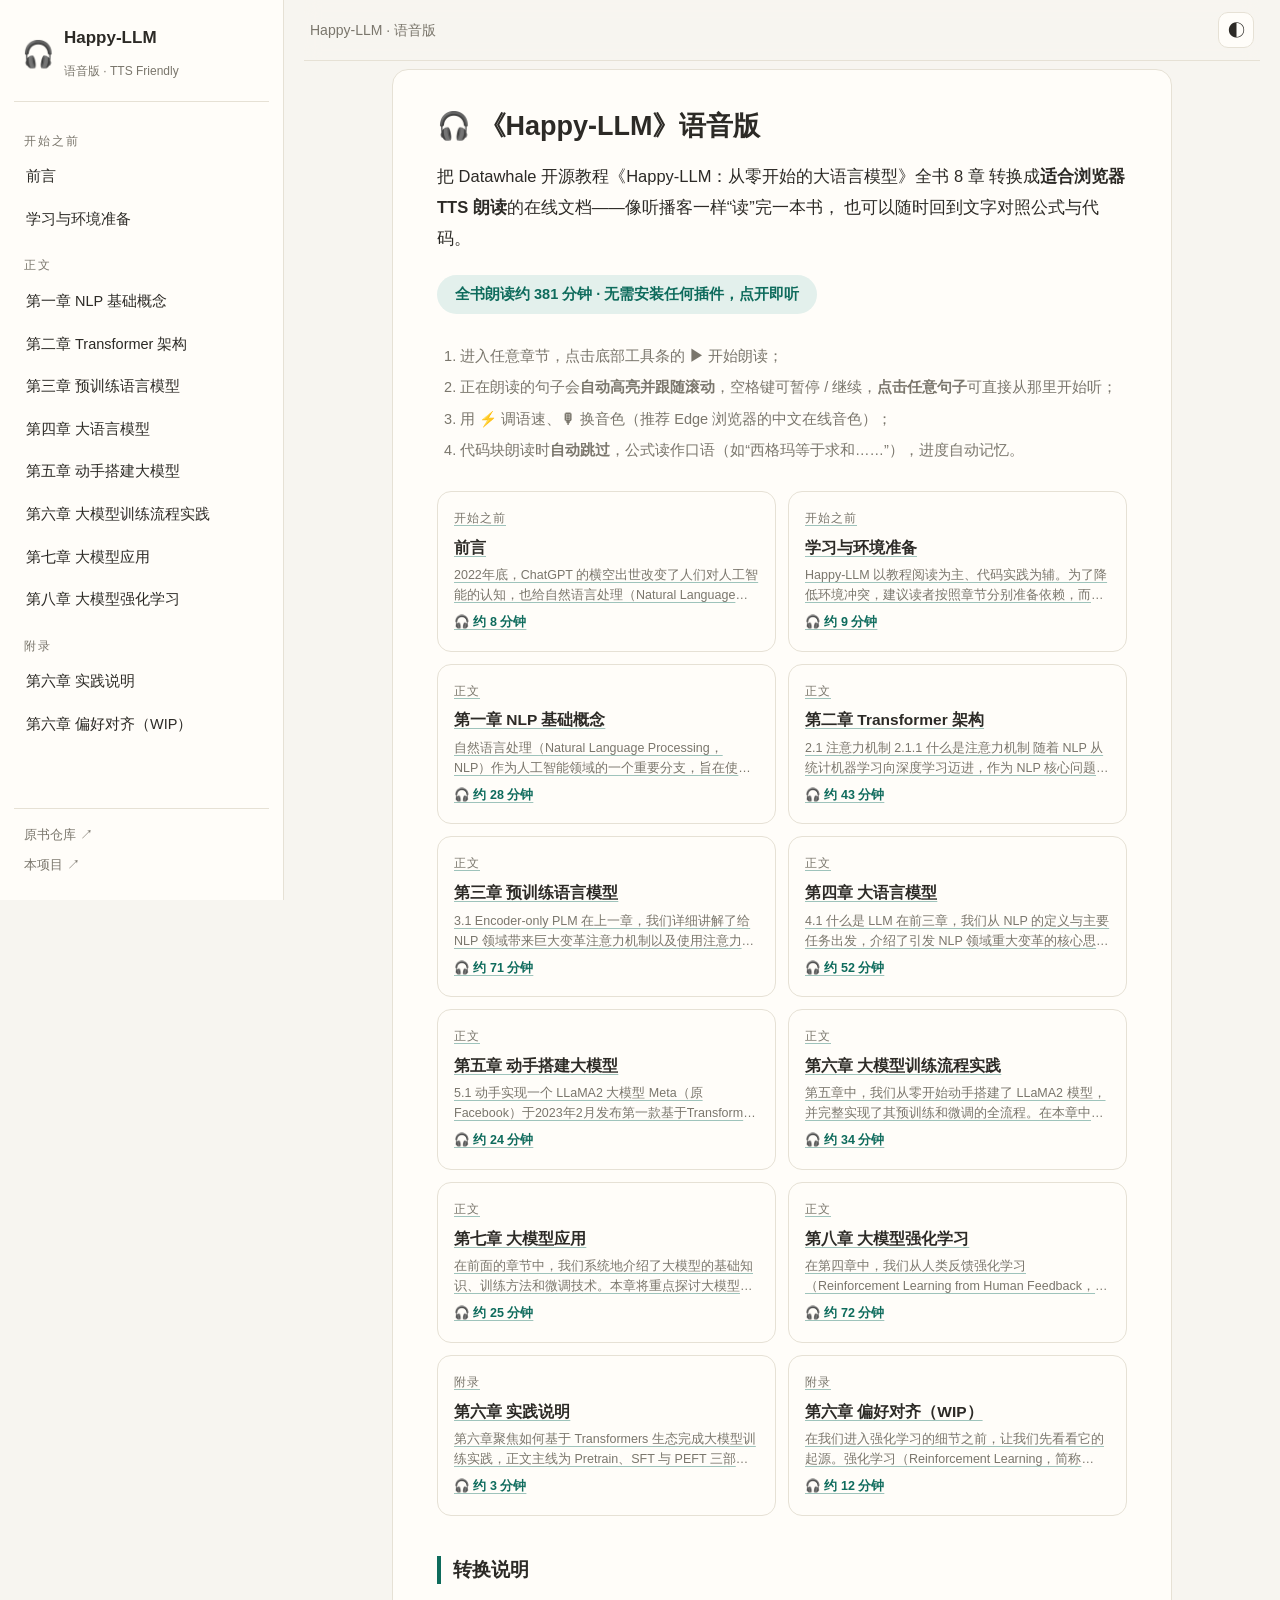
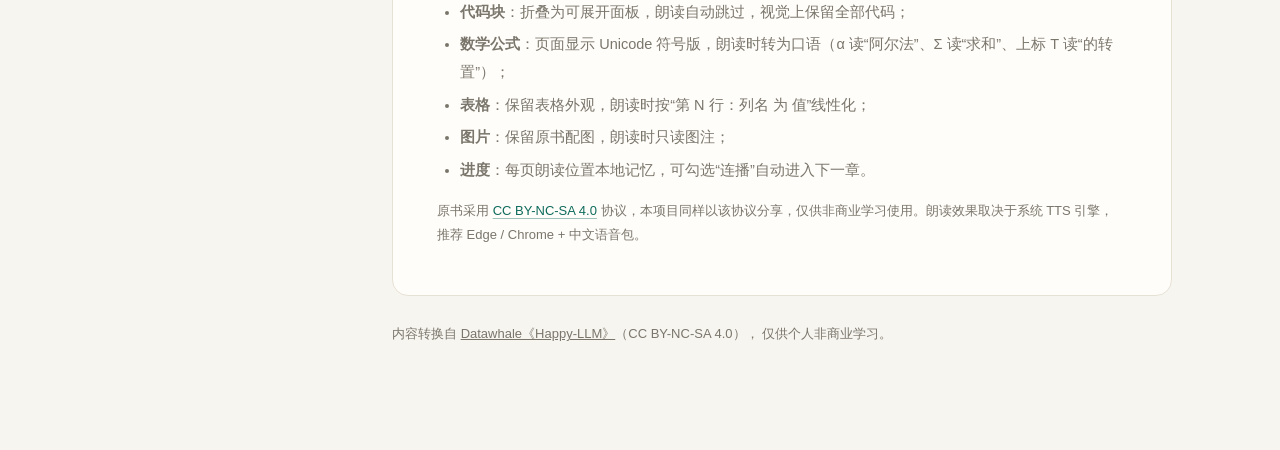
<file: index.html>
<!DOCTYPE html>
<html lang="zh-CN">
<head>
<meta charset="utf-8">
<meta name="viewport" content="width=device-width, initial-scale=1">
<title>Happy-LLM 语音版 · 适合网页 TTS 的在线文档</title>
<meta name="description" content="把 Datawhale《Happy-LLM：从零开始的大语言模型》教程转换成适合浏览器 TTS 朗读的在线文档：代码块自动跳过、公式口语化、表格线性化、逐句高亮、记忆进度。">
<link rel="icon" href="data:image/svg+xml,<svg xmlns='http://www.w3.org/2000/svg' viewBox='0 0 100 100'><text y='.9em' font-size='90'>🎧</text></svg>">
<link rel="stylesheet" href="assets/style.css">
</head>
<body data-page="index">
<div class="layout">
  <aside class="sidebar" id="sidebar">
    <a class="brand" href="index.html">
      <span class="brand-ico">🎧</span>
      <span class="brand-txt"><b>Happy-LLM</b><i>语音版 · TTS Friendly</i></span>
    </a>
    <nav class="nav">
<div class="nav-group">开始之前</div>
<a class="nav-link" href="preface.html">前言</a>
<a class="nav-link" href="setup.html">学习与环境准备</a>
<div class="nav-group">正文</div>
<a class="nav-link" href="chapter1.html">第一章 NLP 基础概念</a>
<a class="nav-link" href="chapter2.html">第二章 Transformer 架构</a>
<a class="nav-link" href="chapter3.html">第三章 预训练语言模型</a>
<a class="nav-link" href="chapter4.html">第四章 大语言模型</a>
<a class="nav-link" href="chapter5.html">第五章 动手搭建大模型</a>
<a class="nav-link" href="chapter6.html">第六章 大模型训练流程实践</a>
<a class="nav-link" href="chapter7.html">第七章 大模型应用</a>
<a class="nav-link" href="chapter8.html">第八章 大模型强化学习</a>
<div class="nav-group">附录</div>
<a class="nav-link" href="chapter6-notes.html">第六章 实践说明</a>
<a class="nav-link" href="chapter6-alignment.html">第六章 偏好对齐（WIP）</a>
</nav>
    <div class="side-foot">
      <a href="https://github.com/datawhalechina/happy-llm" target="_blank" rel="noopener">原书仓库 ↗</a>
      <a href="https://github.com/nongsia/hello-llm-tts" target="_blank" rel="noopener">本项目 ↗</a>
    </div>
  </aside>

  <main class="main">
    <header class="topbar">
      <button class="icon-btn" id="menu-btn" aria-label="打开目录">☰</button>
      <div class="crumb">Happy-LLM · 语音版</div>
      <button class="icon-btn" id="theme-btn" aria-label="切换深浅色">◐</button>
    </header>

    <article class="article home">
      <section class="hero">
        <h1>🎧 《Happy-LLM》语音版</h1>
        <p class="lead">把 Datawhale 开源教程《Happy-LLM：从零开始的大语言模型》全书 8 章
        转换成<b>适合浏览器 TTS 朗读</b>的在线文档——像听播客一样“读”完一本书，
        也可以随时回到文字对照公式与代码。</p>
        <div class="hero-stats">全书朗读约 <b>381</b> 分钟 · 无需安装任何插件，点开即听</div>
        <ol class="howto">
          <li>进入任意章节，点击底部工具条的 <b>▶</b> 开始朗读；</li>
          <li>正在朗读的句子会<b>自动高亮并跟随滚动</b>，空格键可暂停 / 继续，<b>点击任意句子</b>可直接从那里开始听；</li>
          <li>用 <b>⚡</b> 调语速、<b>🎙</b> 换音色（推荐 Edge 浏览器的中文在线音色）；</li>
          <li>代码块朗读时<b>自动跳过</b>，公式读作口语（如“西格玛等于求和……”），进度自动记忆。</li>
        </ol>
      </section>

      <section class="cards">
<a class="card" href="preface.html"><span class="card-group">开始之前</span><b class="card-title">前言</b><span class="card-desc">2022年底，ChatGPT 的横空出世改变了人们对人工智能的认知，也给自然语言处理（Natural Language Process，NLP）…</span><span class="card-time">🎧 约 8 分钟</span></a>
<a class="card" href="setup.html"><span class="card-group">开始之前</span><b class="card-title">学习与环境准备</b><span class="card-desc">Happy-LLM 以教程阅读为主、代码实践为辅。为了降低环境冲突，建议读者按照章节分别准备依赖，而不是在同一个环境中安装全部依赖。 第八章使用…</span><span class="card-time">🎧 约 9 分钟</span></a>
<a class="card" href="chapter1.html"><span class="card-group">正文</span><b class="card-title">第一章 NLP 基础概念</b><span class="card-desc">自然语言处理（Natural Language Processing，NLP）作为人工智能领域的一个重要分支，旨在使计算机能够理解和处理人类语言…</span><span class="card-time">🎧 约 28 分钟</span></a>
<a class="card" href="chapter2.html"><span class="card-group">正文</span><b class="card-title">第二章 Transformer 架构</b><span class="card-desc">2.1 注意力机制 2.1.1 什么是注意力机制 随着 NLP 从统计机器学习向深度学习迈进，作为 NLP 核心问题的文本表示方法也逐渐从统计学…</span><span class="card-time">🎧 约 43 分钟</span></a>
<a class="card" href="chapter3.html"><span class="card-group">正文</span><b class="card-title">第三章 预训练语言模型</b><span class="card-desc">3.1 Encoder-only PLM 在上一章，我们详细讲解了给 NLP 领域带来巨大变革注意力机制以及使用注意力机制搭建的模型 Trans…</span><span class="card-time">🎧 约 71 分钟</span></a>
<a class="card" href="chapter4.html"><span class="card-group">正文</span><b class="card-title">第四章 大语言模型</b><span class="card-desc">4.1 什么是 LLM 在前三章，我们从 NLP 的定义与主要任务出发，介绍了引发 NLP 领域重大变革的核心思想——注意力机制与 Transf…</span><span class="card-time">🎧 约 52 分钟</span></a>
<a class="card" href="chapter5.html"><span class="card-group">正文</span><b class="card-title">第五章 动手搭建大模型</b><span class="card-desc">5.1 动手实现一个 LLaMA2 大模型 Meta（原Facebook）于2023年2月发布第一款基于Transformer结构的大型语言模型…</span><span class="card-time">🎧 约 24 分钟</span></a>
<a class="card" href="chapter6.html"><span class="card-group">正文</span><b class="card-title">第六章 大模型训练流程实践</b><span class="card-desc">第五章中，我们从零开始动手搭建了 LLaMA2 模型，并完整实现了其预训练和微调的全流程。在本章中，我们将深入探讨大模型的训练流程实践，重点介绍…</span><span class="card-time">🎧 约 34 分钟</span></a>
<a class="card" href="chapter7.html"><span class="card-group">正文</span><b class="card-title">第七章 大模型应用</b><span class="card-desc">在前面的章节中，我们系统地介绍了大模型的基础知识、训练方法和微调技术。本章将重点探讨大模型在实际应用中的关键技术和框架，涵盖大模型评测、RAG（…</span><span class="card-time">🎧 约 25 分钟</span></a>
<a class="card" href="chapter8.html"><span class="card-group">正文</span><b class="card-title">第八章 大模型强化学习</b><span class="card-desc">在第四章中，我们从人类反馈强化学习（Reinforcement Learning from Human Feedback，RLHF）出发，介绍了…</span><span class="card-time">🎧 约 72 分钟</span></a>
<a class="card" href="chapter6-notes.html"><span class="card-group">附录</span><b class="card-title">第六章 实践说明</b><span class="card-desc">第六章聚焦如何基于 Transformers 生态完成大模型训练实践，正文主线为 Pretrain、SFT 与 PEFT 三部分，适合作为从手写…</span><span class="card-time">🎧 约 3 分钟</span></a>
<a class="card" href="chapter6-alignment.html"><span class="card-group">附录</span><b class="card-title">第六章 偏好对齐（WIP）</b><span class="card-desc">在我们进入强化学习的细节之前，让我们先看看它的起源。强化学习（Reinforcement Learning，简称RL）其实并不是什么新鲜事物。它…</span><span class="card-time">🎧 约 12 分钟</span></a>
      </section>

      <section class="notes">
        <h2>转换说明</h2>
        <ul>
          <li><b>代码块</b>：折叠为可展开面板，朗读自动跳过，视觉上保留全部代码；</li>
          <li><b>数学公式</b>：页面显示 Unicode 符号版，朗读时转为口语（α 读“阿尔法”、Σ 读“求和”、上标 T 读“的转置”）；</li>
          <li><b>表格</b>：保留表格外观，朗读时按“第 N 行：列名 为 值”线性化；</li>
          <li><b>图片</b>：保留原书配图，朗读时只读图注；</li>
          <li><b>进度</b>：每页朗读位置本地记忆，可勾选“连播”自动进入下一章。</li>
        </ul>
        <p class="license-note">原书采用 <a href="https://creativecommons.org/licenses/by-nc-sa/4.0/deed.zh" target="_blank" rel="noopener">CC BY-NC-SA 4.0</a>
        协议，本项目同样以该协议分享，仅供非商业学习使用。朗读效果取决于系统 TTS 引擎，
        推荐 Edge / Chrome + 中文语音包。</p>
      </section>
    </article>

    <footer class="foot">
      <p>内容转换自 <a href="https://github.com/datawhalechina/happy-llm" target="_blank" rel="noopener">Datawhale《Happy-LLM》</a>（CC BY-NC-SA 4.0），
      仅供个人非商业学习。</p>
    </footer>
  </main>
</div>
<div class="sidebar-mask" id="sidebar-mask" hidden></div>
<script src="assets/app.js"></script>
</body>
</html>
</file>
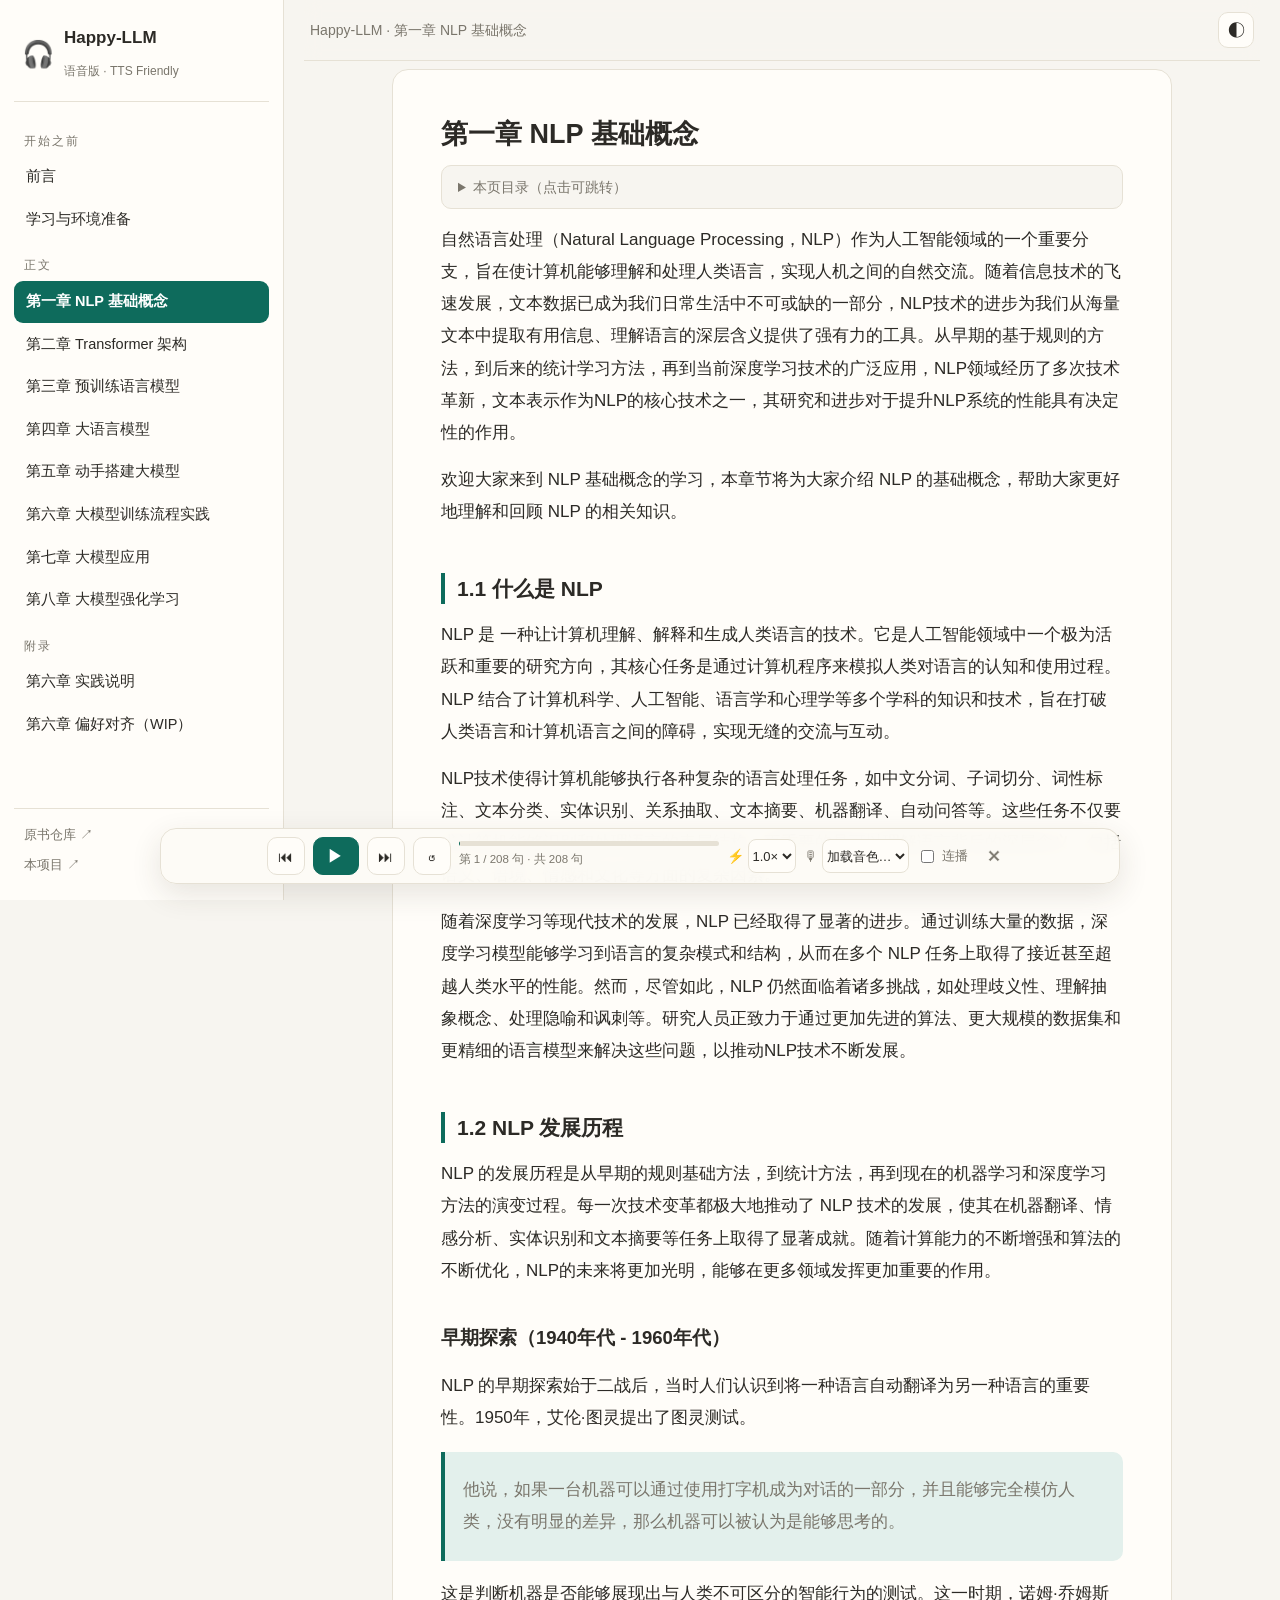
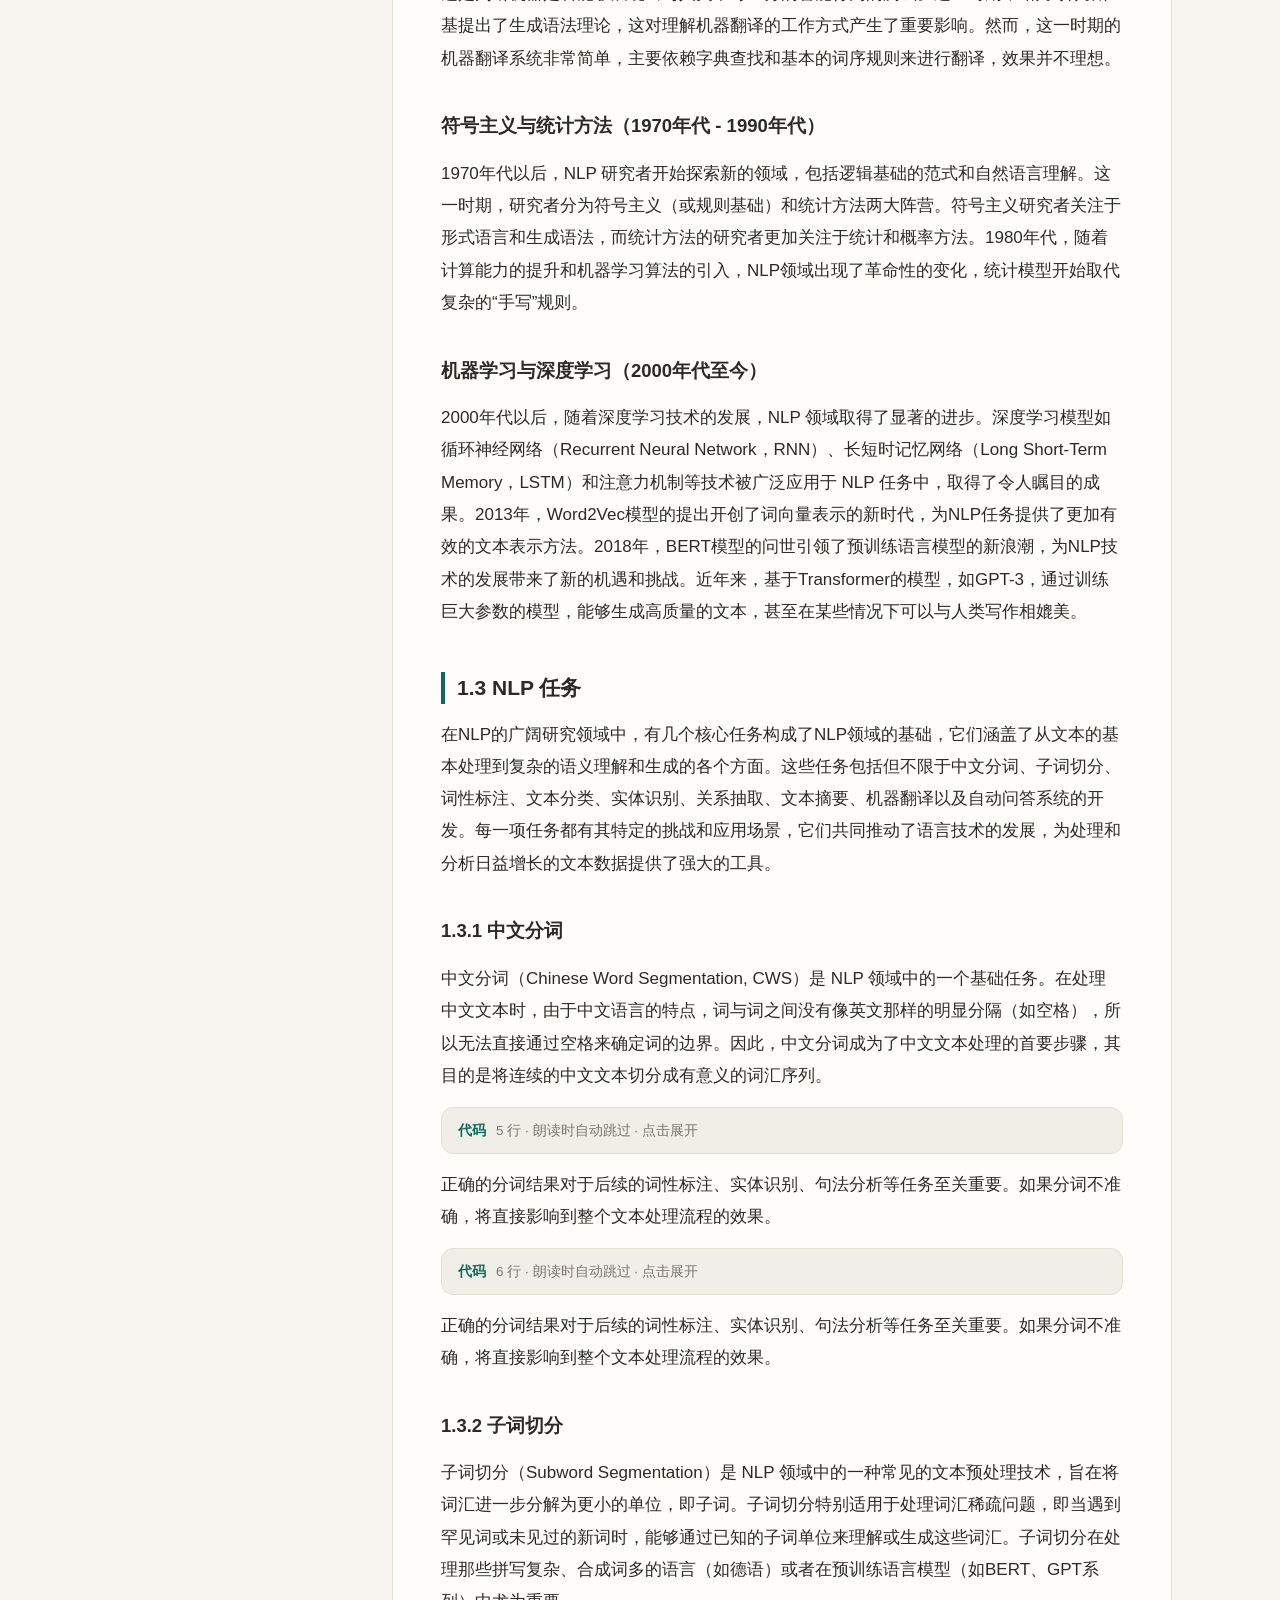
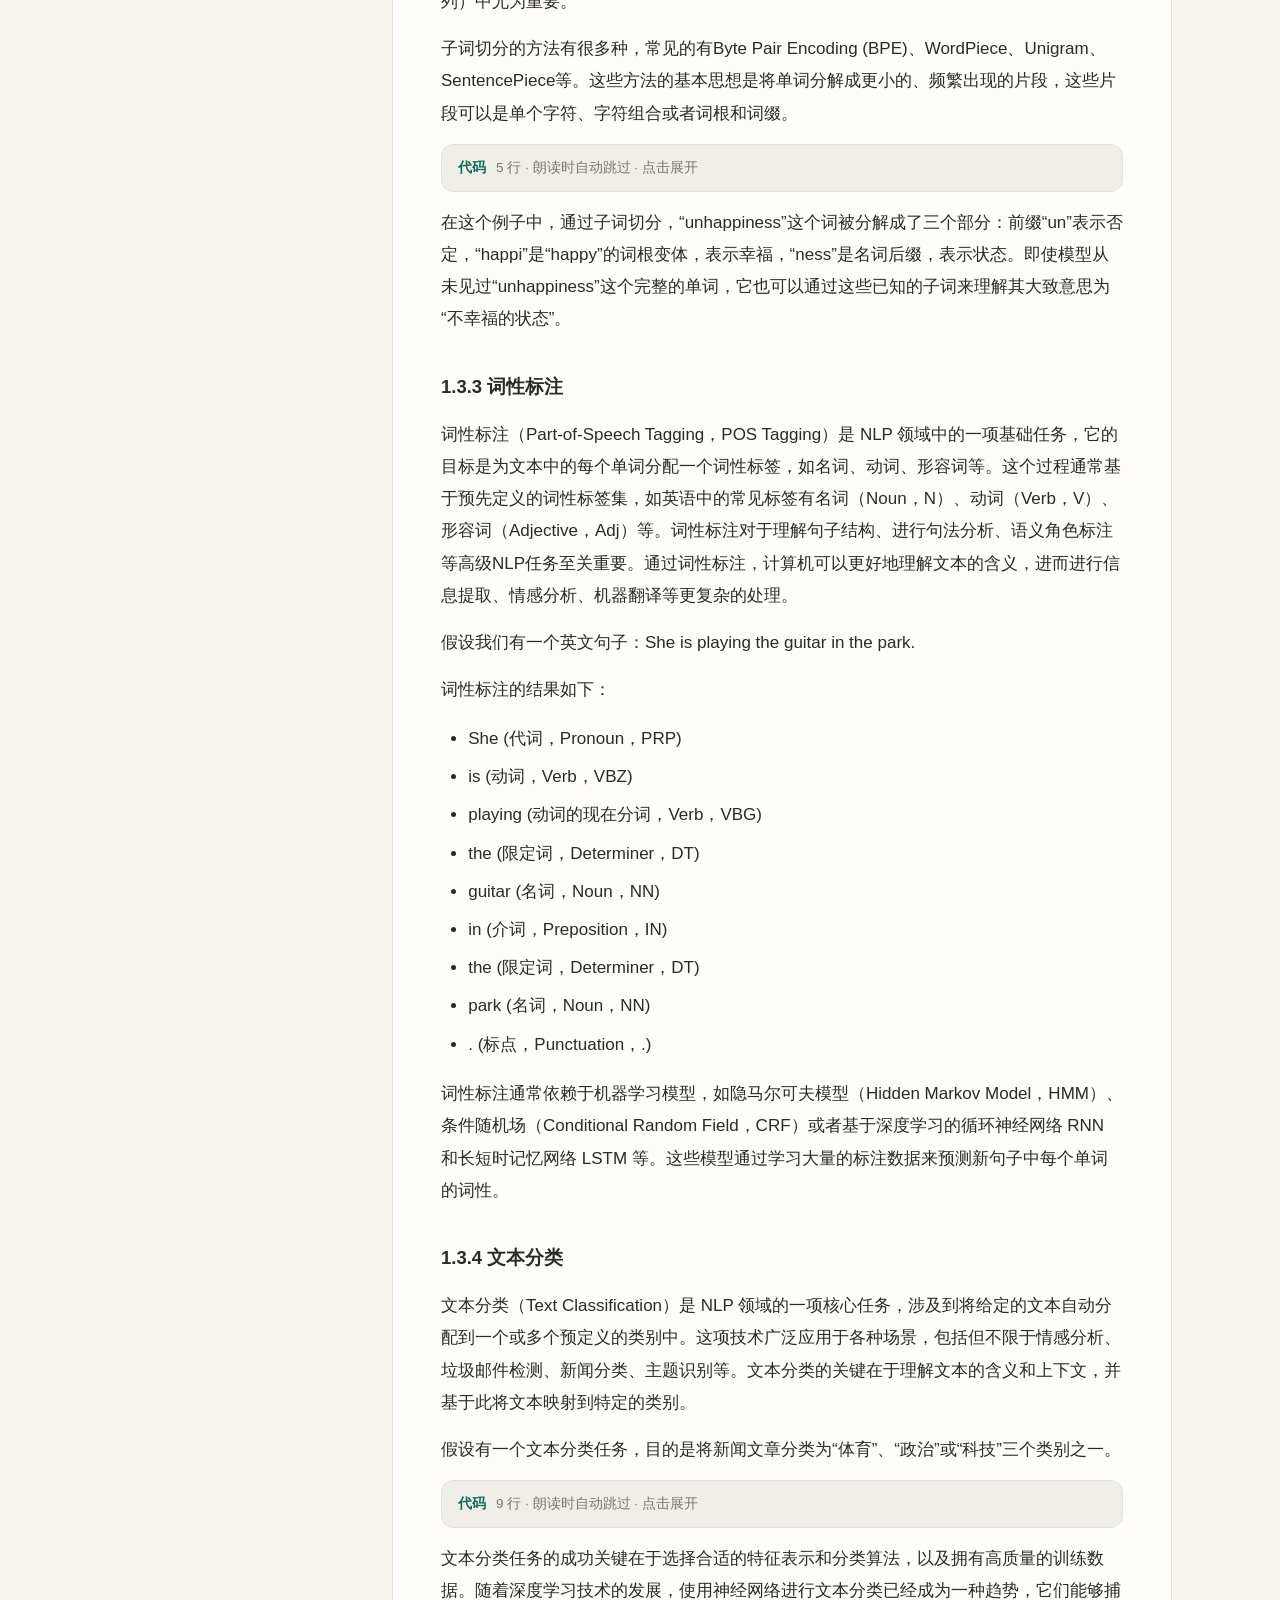
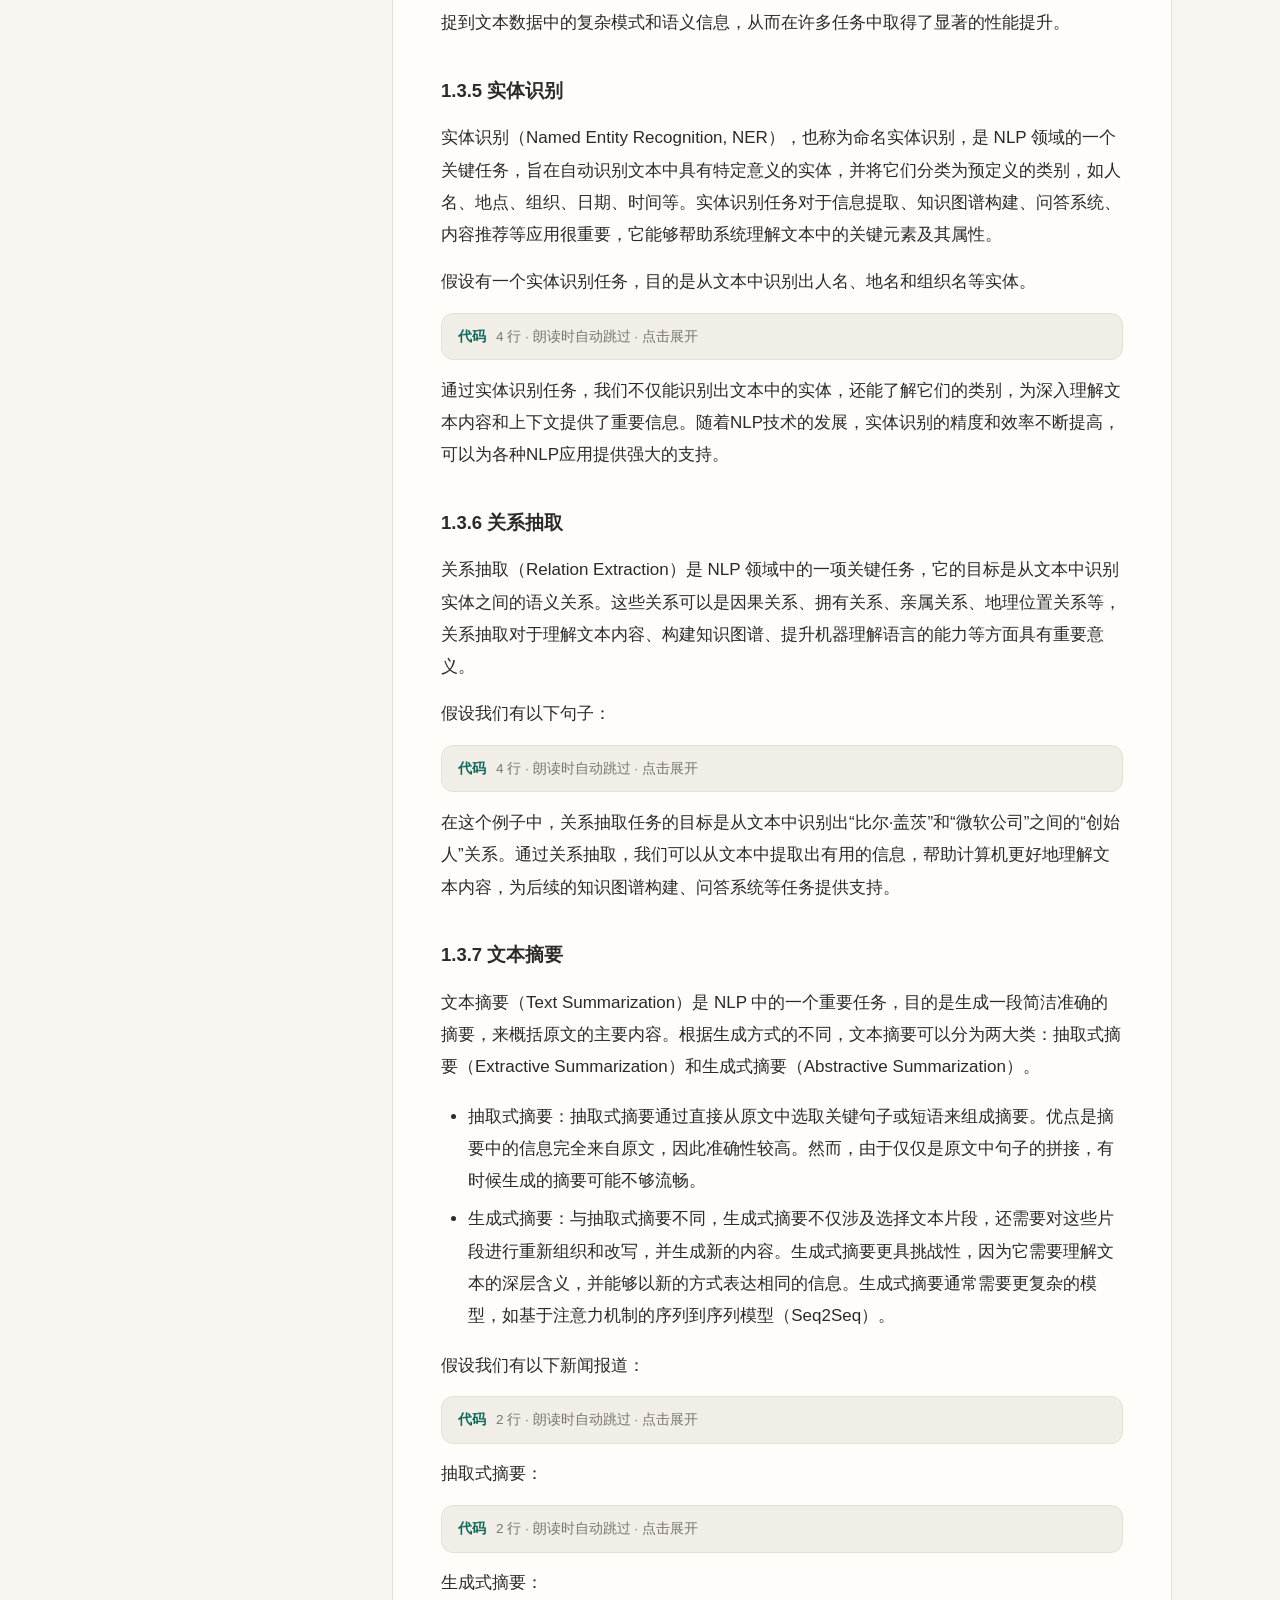
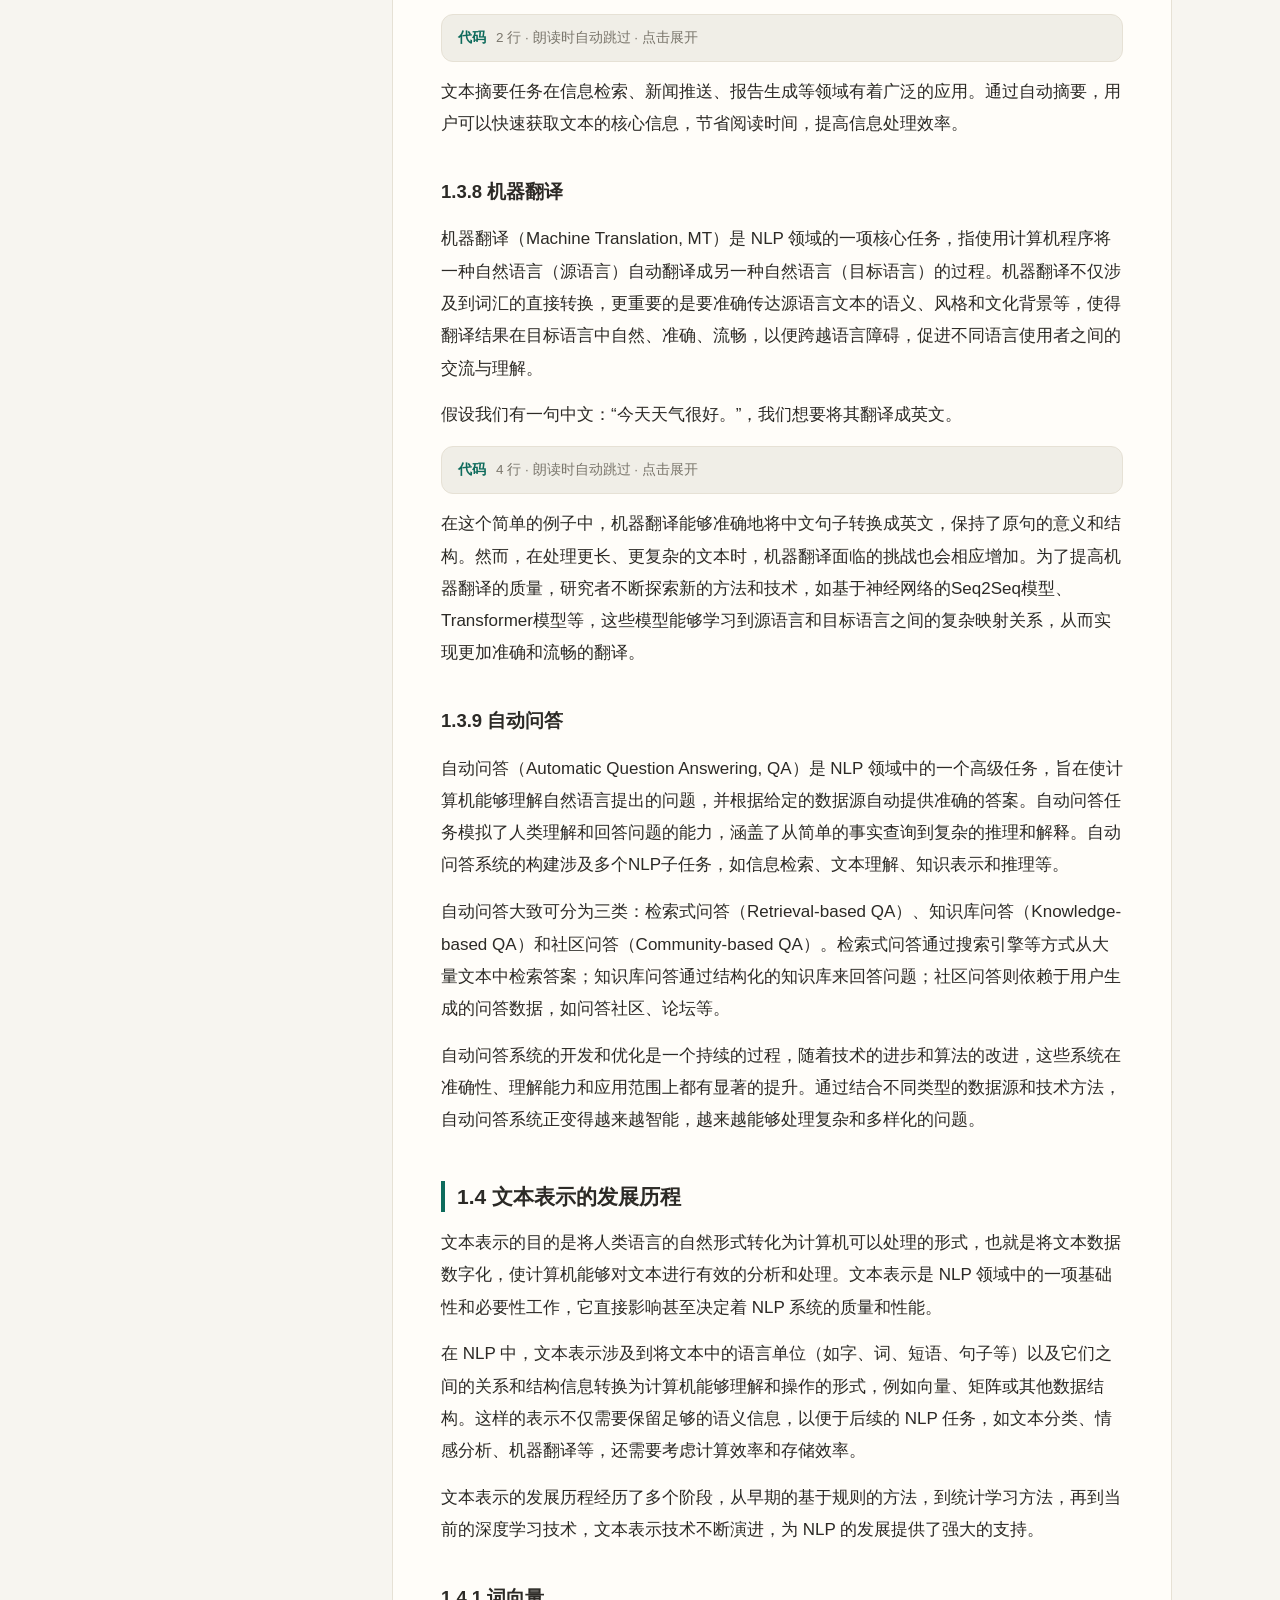
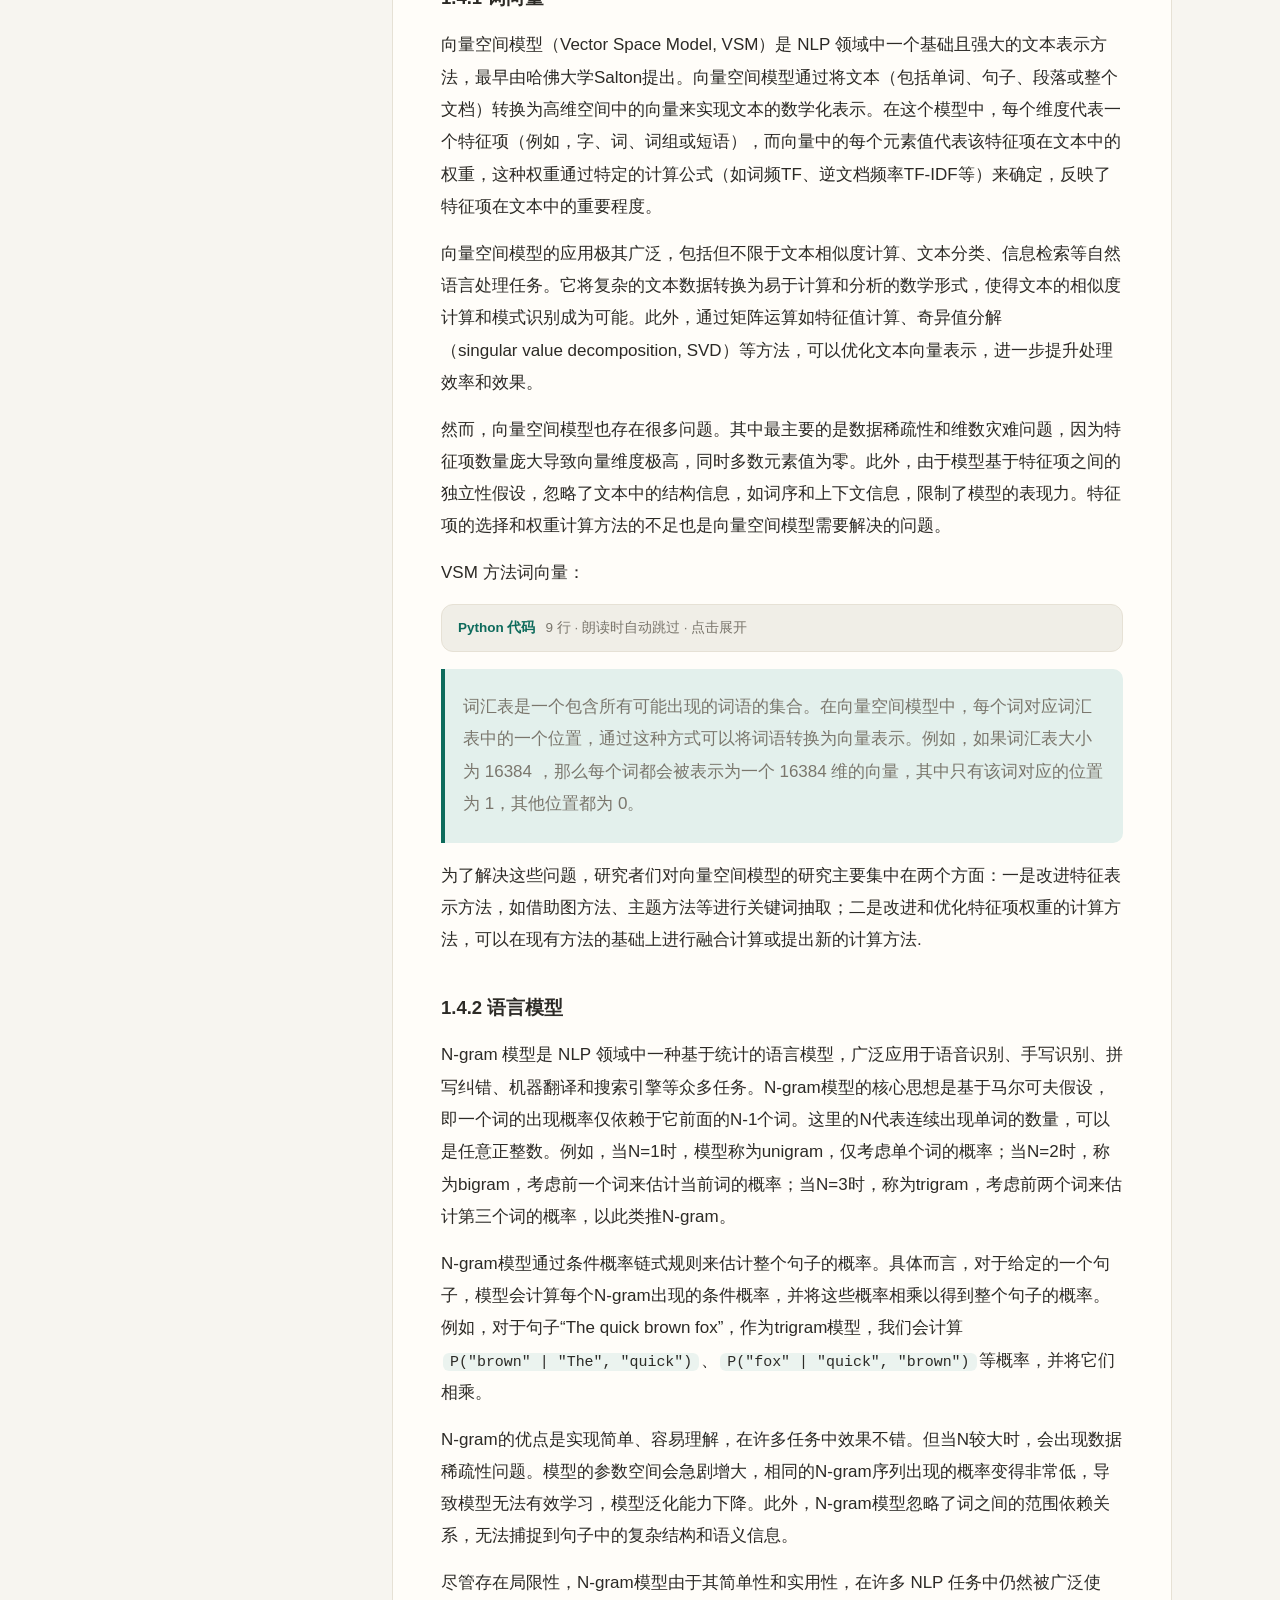
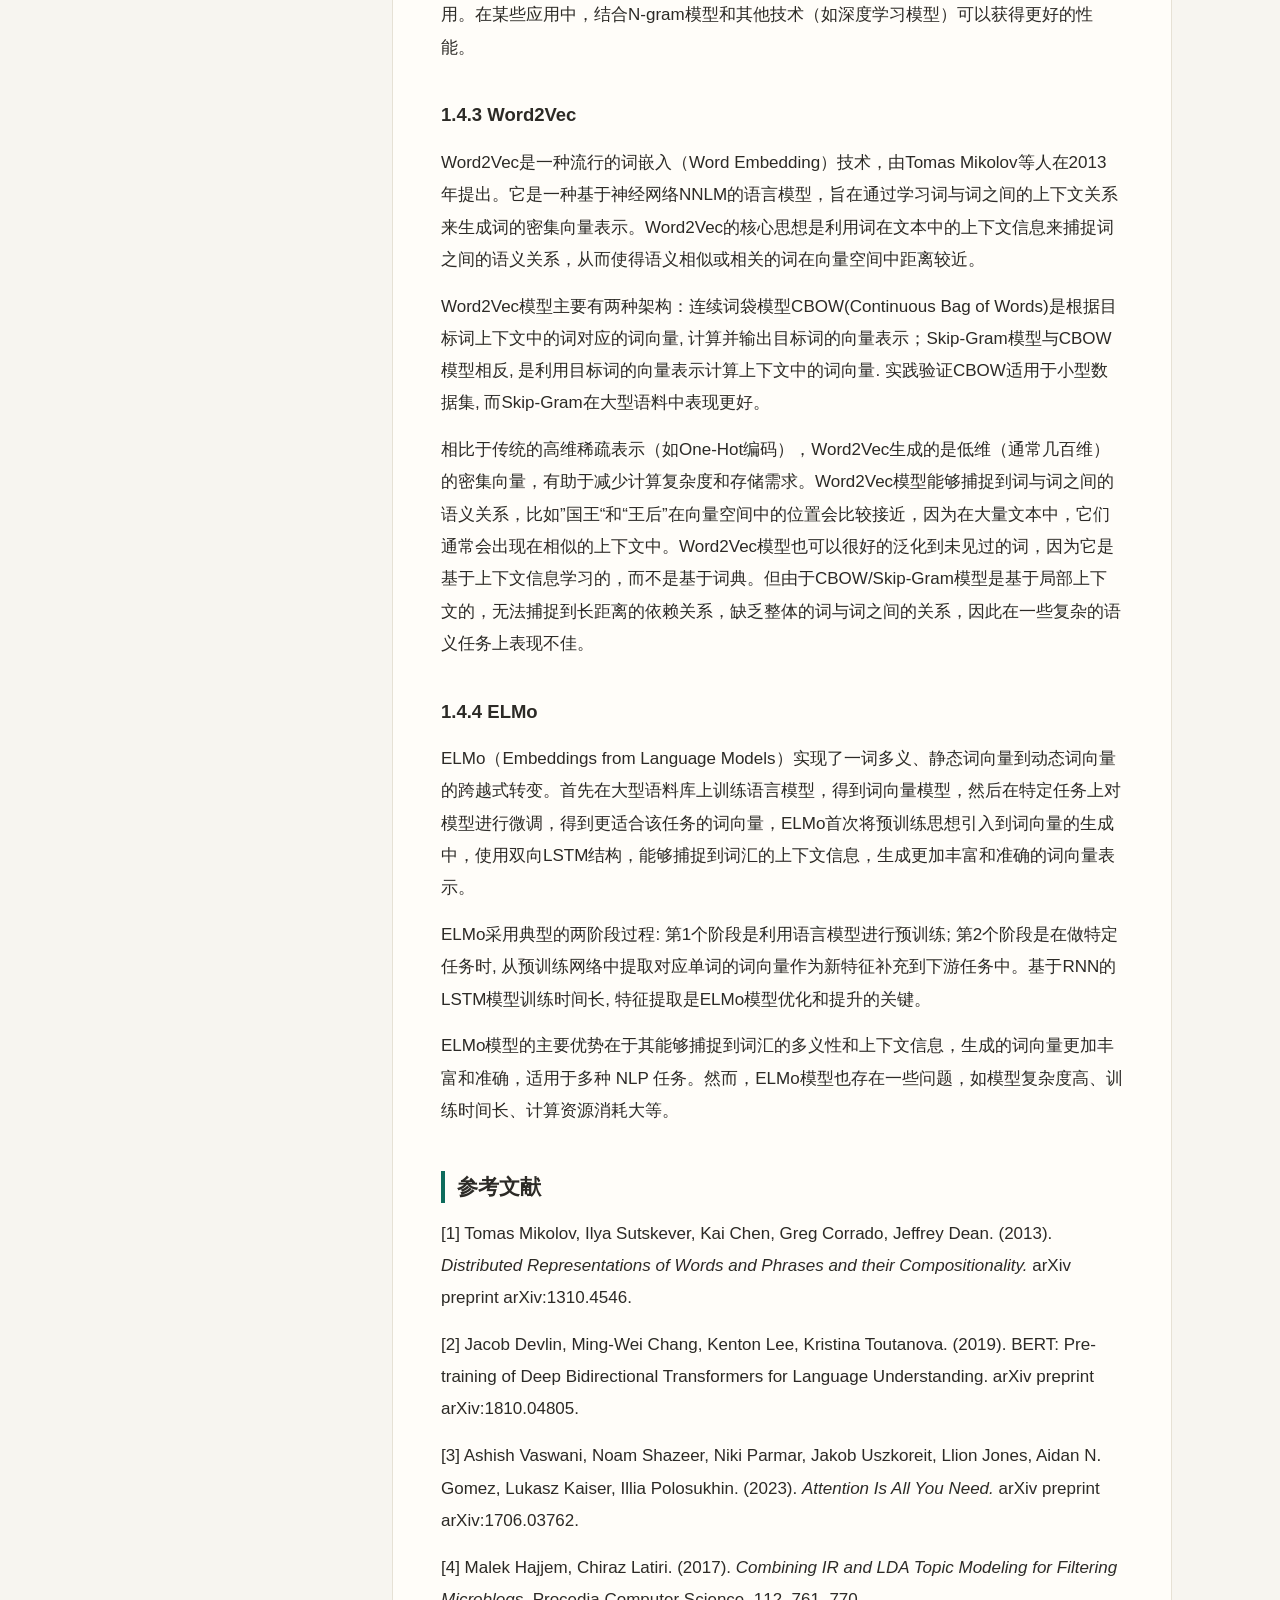
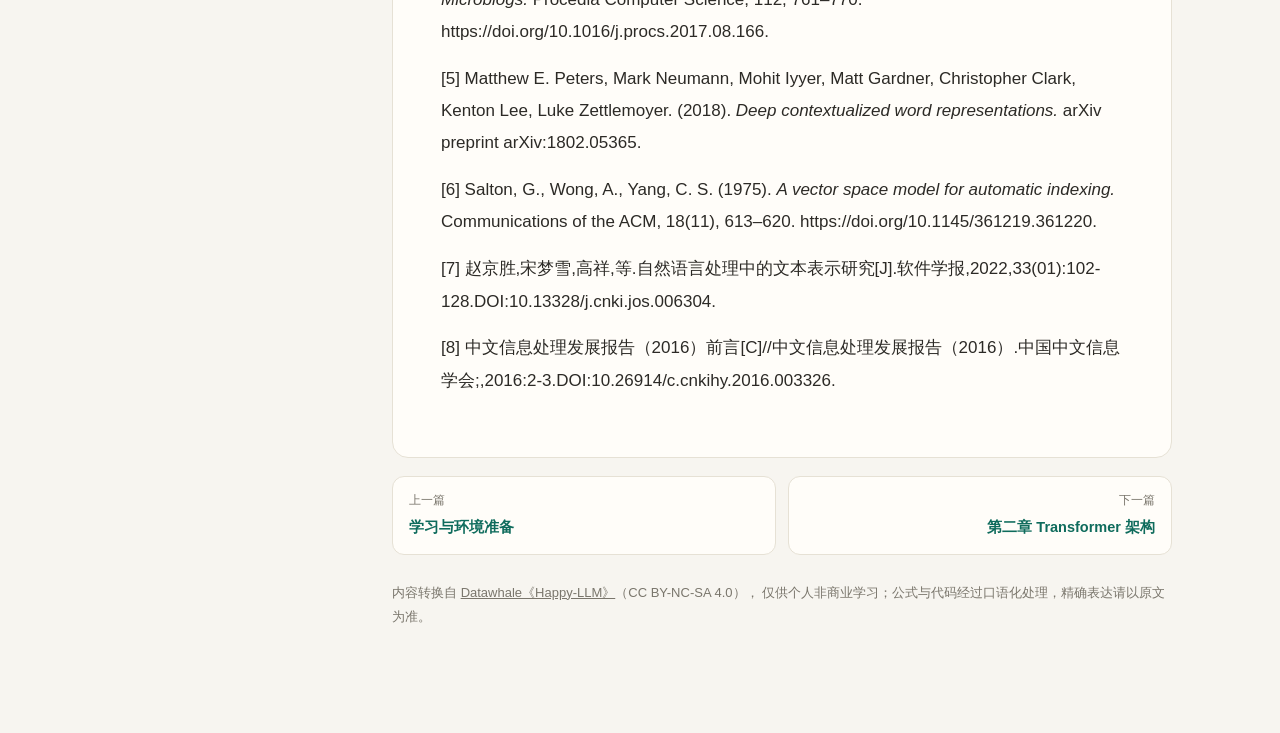
<file: chapter1.html>
<!DOCTYPE html>
<html lang="zh-CN">
<head>
<meta charset="utf-8">
<meta name="viewport" content="width=device-width, initial-scale=1">
<title>第一章 NLP 基础概念 · Happy-LLM 语音版</title>
<meta name="description" content="第一章 NLP 基础概念 自然语言处理（Natural Language Processing，NLP）作为人工智能领域的一个重要分支，旨在使计算机能够理解和处理人类语言，实现人机之间的自然交流。随着信息技术的飞速发展，文本数据已成为我们日常生活中不可或缺的一部分，NLP技术的进步为我们从海量文本中">
<link rel="icon" href="data:image/svg+xml,<svg xmlns='http://www.w3.org/2000/svg' viewBox='0 0 100 100'><text y='.9em' font-size='90'>🎧</text></svg>">
<link rel="stylesheet" href="assets/style.css">
</head>
<body data-page="chapter1">
<div class="layout">
  <aside class="sidebar" id="sidebar">
    <a class="brand" href="index.html">
      <span class="brand-ico">🎧</span>
      <span class="brand-txt"><b>Happy-LLM</b><i>语音版 · TTS Friendly</i></span>
    </a>
    <nav class="nav">
<div class="nav-group">开始之前</div>
<a class="nav-link" href="preface.html">前言</a>
<a class="nav-link" href="setup.html">学习与环境准备</a>
<div class="nav-group">正文</div>
<a class="nav-link active" href="chapter1.html">第一章 NLP 基础概念</a>
<a class="nav-link" href="chapter2.html">第二章 Transformer 架构</a>
<a class="nav-link" href="chapter3.html">第三章 预训练语言模型</a>
<a class="nav-link" href="chapter4.html">第四章 大语言模型</a>
<a class="nav-link" href="chapter5.html">第五章 动手搭建大模型</a>
<a class="nav-link" href="chapter6.html">第六章 大模型训练流程实践</a>
<a class="nav-link" href="chapter7.html">第七章 大模型应用</a>
<a class="nav-link" href="chapter8.html">第八章 大模型强化学习</a>
<div class="nav-group">附录</div>
<a class="nav-link" href="chapter6-notes.html">第六章 实践说明</a>
<a class="nav-link" href="chapter6-alignment.html">第六章 偏好对齐（WIP）</a>
</nav>
    <div class="side-foot">
      <a href="https://github.com/datawhalechina/happy-llm" target="_blank" rel="noopener">原书仓库 ↗</a>
      <a href="https://github.com/nongsia/hello-llm-tts" target="_blank" rel="noopener">本项目 ↗</a>
    </div>
  </aside>

  <main class="main">
    <header class="topbar">
      <button class="icon-btn" id="menu-btn" aria-label="打开目录">☰</button>
      <div class="crumb">Happy-LLM · 第一章 NLP 基础概念</div>
      <button class="icon-btn" id="theme-btn" aria-label="切换深浅色">◐</button>
    </header>

    <article class="article" id="article">
<h1 id="sec-1">第一章 NLP 基础概念</h1><nav class="toc"><details><summary>本页目录（点击可跳转）</summary><ul><li class="lv2"><a href="#sec-2">1.1 什么是 NLP</a></li><li class="lv2"><a href="#sec-3">1.2 NLP 发展历程</a></li><li class="lv3"><a href="#sec-4">早期探索（1940年代 - 1960年代）</a></li><li class="lv3"><a href="#sec-5">符号主义与统计方法（1970年代 - 1990年代）</a></li><li class="lv3"><a href="#sec-6">机器学习与深度学习（2000年代至今）</a></li><li class="lv2"><a href="#sec-7">1.3 NLP 任务</a></li><li class="lv3"><a href="#sec-8">1.3.1 中文分词</a></li><li class="lv3"><a href="#sec-9">1.3.2 子词切分</a></li><li class="lv3"><a href="#sec-10">1.3.3 词性标注</a></li><li class="lv3"><a href="#sec-11">1.3.4 文本分类</a></li><li class="lv3"><a href="#sec-12">1.3.5 实体识别</a></li><li class="lv3"><a href="#sec-13">1.3.6 关系抽取</a></li><li class="lv3"><a href="#sec-14">1.3.7 文本摘要</a></li><li class="lv3"><a href="#sec-15">1.3.8 机器翻译</a></li><li class="lv3"><a href="#sec-16">1.3.9 自动问答</a></li><li class="lv2"><a href="#sec-17">1.4 文本表示的发展历程</a></li><li class="lv3"><a href="#sec-18">1.4.1 词向量</a></li><li class="lv3"><a href="#sec-19">1.4.2 语言模型</a></li><li class="lv3"><a href="#sec-20">1.4.3 Word2Vec</a></li><li class="lv3"><a href="#sec-21">1.4.4 ELMo</a></li><li class="lv2"><a href="#sec-22">参考文献</a></li></ul></details></nav>
<p>自然语言处理（Natural Language Processing，NLP）作为人工智能领域的一个重要分支，旨在使计算机能够理解和处理人类语言，实现人机之间的自然交流。随着信息技术的飞速发展，文本数据已成为我们日常生活中不可或缺的一部分，NLP技术的进步为我们从海量文本中提取有用信息、理解语言的深层含义提供了强有力的工具。从早期的基于规则的方法，到后来的统计学习方法，再到当前深度学习技术的广泛应用，NLP领域经历了多次技术革新，文本表示作为NLP的核心技术之一，其研究和进步对于提升NLP系统的性能具有决定性的作用。</p>
<p>欢迎大家来到 NLP 基础概念的学习，本章节将为大家介绍 NLP 的基础概念，帮助大家更好地理解和回顾 NLP 的相关知识。</p>
<h2 id="sec-2">1.1 什么是 NLP</h2>
<p>NLP 是 一种让计算机理解、解释和生成人类语言的技术。它是人工智能领域中一个极为活跃和重要的研究方向，其核心任务是通过计算机程序来模拟人类对语言的认知和使用过程。NLP 结合了计算机科学、人工智能、语言学和心理学等多个学科的知识和技术，旨在打破人类语言和计算机语言之间的障碍，实现无缝的交流与互动。</p>
<p>NLP技术使得计算机能够执行各种复杂的语言处理任务，如中文分词、子词切分、词性标注、文本分类、实体识别、关系抽取、文本摘要、机器翻译、自动问答等。这些任务不仅要求计算机能够识别和处理语言的表层结构，更重要的是可以理解语言背后的深层含义，包括语义、语境、情感和文化等方面的复杂因素。</p>
<p>随着深度学习等现代技术的发展，NLP 已经取得了显著的进步。通过训练大量的数据，深度学习模型能够学习到语言的复杂模式和结构，从而在多个 NLP 任务上取得了接近甚至超越人类水平的性能。然而，尽管如此，NLP 仍然面临着诸多挑战，如处理歧义性、理解抽象概念、处理隐喻和讽刺等。研究人员正致力于通过更加先进的算法、更大规模的数据集和更精细的语言模型来解决这些问题，以推动NLP技术不断发展。</p>
<h2 id="sec-3">1.2 NLP 发展历程</h2>
<p>NLP 的发展历程是从早期的规则基础方法，到统计方法，再到现在的机器学习和深度学习方法的演变过程。每一次技术变革都极大地推动了 NLP 技术的发展，使其在机器翻译、情感分析、实体识别和文本摘要等任务上取得了显著成就。随着计算能力的不断增强和算法的不断优化，NLP的未来将更加光明，能够在更多领域发挥更加重要的作用。</p>
<h3 id="sec-4">早期探索（1940年代 - 1960年代）</h3>
<p>NLP 的早期探索始于二战后，当时人们认识到将一种语言自动翻译为另一种语言的重要性。1950年，艾伦·图灵提出了图灵测试。</p>
<blockquote>
<p>他说，如果一台机器可以通过使用打字机成为对话的一部分，并且能够完全模仿人类，没有明显的差异，那么机器可以被认为是能够思考的。</p>
</blockquote>
<p>这是判断机器是否能够展现出与人类不可区分的智能行为的测试。这一时期，诺姆·乔姆斯基提出了生成语法理论，这对理解机器翻译的工作方式产生了重要影响。然而，这一时期的机器翻译系统非常简单，主要依赖字典查找和基本的词序规则来进行翻译，效果并不理想。</p>
<h3 id="sec-5">符号主义与统计方法（1970年代 - 1990年代）</h3>
<p>1970年代以后，NLP 研究者开始探索新的领域，包括逻辑基础的范式和自然语言理解。这一时期，研究者分为符号主义（或规则基础）和统计方法两大阵营。符号主义研究者关注于形式语言和生成语法，而统计方法的研究者更加关注于统计和概率方法。1980年代，随着计算能力的提升和机器学习算法的引入，NLP领域出现了革命性的变化，统计模型开始取代复杂的“手写”规则。</p>
<h3 id="sec-6">机器学习与深度学习（2000年代至今）</h3>
<p>2000年代以后，随着深度学习技术的发展，NLP 领域取得了显著的进步。深度学习模型如循环神经网络（Recurrent Neural Network，RNN）、长短时记忆网络（Long Short-Term Memory，LSTM）和注意力机制等技术被广泛应用于 NLP 任务中，取得了令人瞩目的成果。2013年，Word2Vec模型的提出开创了词向量表示的新时代，为NLP任务提供了更加有效的文本表示方法。2018年，BERT模型的问世引领了预训练语言模型的新浪潮，为NLP技术的发展带来了新的机遇和挑战。近年来，基于Transformer的模型，如GPT-3，通过训练巨大参数的模型，能够生成高质量的文本，甚至在某些情况下可以与人类写作相媲美。</p>
<h2 id="sec-7">1.3 NLP 任务</h2>
<p>在NLP的广阔研究领域中，有几个核心任务构成了NLP领域的基础，它们涵盖了从文本的基本处理到复杂的语义理解和生成的各个方面。这些任务包括但不限于中文分词、子词切分、词性标注、文本分类、实体识别、关系抽取、文本摘要、机器翻译以及自动问答系统的开发。每一项任务都有其特定的挑战和应用场景，它们共同推动了语言技术的发展，为处理和分析日益增长的文本数据提供了强大的工具。</p>
<h3 id="sec-8">1.3.1 中文分词</h3>
<p>中文分词（Chinese Word Segmentation, CWS）是 NLP 领域中的一个基础任务。在处理中文文本时，由于中文语言的特点，词与词之间没有像英文那样的明显分隔（如空格），所以无法直接通过空格来确定词的边界。因此，中文分词成为了中文文本处理的首要步骤，其目的是将连续的中文文本切分成有意义的词汇序列。</p>
<details class="codeblock" data-no-tts><summary><span class="lang">代码</span><span class="meta">5 行 · 朗读时自动跳过 · 点击展开</span></summary><pre><code>英文输入：The cat sits on the mat.
英文切割输出：[The | cat | sits | on | the | mat]
中文输入：今天天气真好，适合出去游玩.
中文切割输出：[&quot;今天&quot;, &quot;天气&quot;, &quot;真&quot;, &quot;好&quot;, &quot;，&quot;, &quot;适合&quot;, &quot;出去&quot;, &quot;游玩&quot;, &quot;。&quot;]</code></pre></details>
<p>正确的分词结果对于后续的词性标注、实体识别、句法分析等任务至关重要。如果分词不准确，将直接影响到整个文本处理流程的效果。</p>
<details class="codeblock" data-no-tts><summary><span class="lang">代码</span><span class="meta">6 行 · 朗读时自动跳过 · 点击展开</span></summary><pre><code>输入：雍和宫的荷花开的很好。

正确切割：雍和宫 | 的 | 荷花 | 开 | 的 | 很 | 好 | 。
错误切割 1：雍 | 和 | 宫的 | 荷花 | 开的 | 很好 | 。 （地名被拆散）
错误切割 2：雍和 | 宫 | 的荷 | 花开 | 的很 | 好。 （词汇边界混乱）</code></pre></details>
<p>正确的分词结果对于后续的词性标注、实体识别、句法分析等任务至关重要。如果分词不准确，将直接影响到整个文本处理流程的效果。</p>
<h3 id="sec-9">1.3.2 子词切分</h3>
<p>子词切分（Subword Segmentation）是 NLP 领域中的一种常见的文本预处理技术，旨在将词汇进一步分解为更小的单位，即子词。子词切分特别适用于处理词汇稀疏问题，即当遇到罕见词或未见过的新词时，能够通过已知的子词单位来理解或生成这些词汇。子词切分在处理那些拼写复杂、合成词多的语言（如德语）或者在预训练语言模型（如BERT、GPT系列）中尤为重要。</p>
<p>子词切分的方法有很多种，常见的有Byte Pair Encoding (BPE)、WordPiece、Unigram、SentencePiece等。这些方法的基本思想是将单词分解成更小的、频繁出现的片段，这些片段可以是单个字符、字符组合或者词根和词缀。</p>
<details class="codeblock" data-no-tts><summary><span class="lang">代码</span><span class="meta">5 行 · 朗读时自动跳过 · 点击展开</span></summary><pre><code>输入：unhappiness

不使用子词切分：整个单词作为一个单位，输出：“unhappiness”
使用子词切分（假设BPE算法）：单词被分割为：“un”、“happi”、“ness”</code></pre></details>
<p>在这个例子中，通过子词切分，“unhappiness”这个词被分解成了三个部分：前缀“un”表示否定，“happi”是“happy”的词根变体，表示幸福，“ness”是名词后缀，表示状态。即使模型从未见过“unhappiness”这个完整的单词，它也可以通过这些已知的子词来理解其大致意思为“不幸福的状态”。</p>
<h3 id="sec-10">1.3.3 词性标注</h3>
<p>词性标注（Part-of-Speech Tagging，POS Tagging）是 NLP 领域中的一项基础任务，它的目标是为文本中的每个单词分配一个词性标签，如名词、动词、形容词等。这个过程通常基于预先定义的词性标签集，如英语中的常见标签有名词（Noun，N）、动词（Verb，V）、形容词（Adjective，Adj）等。词性标注对于理解句子结构、进行句法分析、语义角色标注等高级NLP任务至关重要。通过词性标注，计算机可以更好地理解文本的含义，进而进行信息提取、情感分析、机器翻译等更复杂的处理。</p>
<p>假设我们有一个英文句子：She is playing the guitar in the park.</p>
<p>词性标注的结果如下：</p>
<ul>
<li>She (代词，Pronoun，PRP)</li>
<li>is (动词，Verb，VBZ)</li>
<li>playing (动词的现在分词，Verb，VBG)</li>
<li>the (限定词，Determiner，DT)</li>
<li>guitar (名词，Noun，NN)</li>
<li>in (介词，Preposition，IN)</li>
<li>the (限定词，Determiner，DT)</li>
<li>park (名词，Noun，NN)</li>
<li>. (标点，Punctuation，.)</li>
</ul>
<p>词性标注通常依赖于机器学习模型，如隐马尔可夫模型（Hidden Markov Model，HMM）、条件随机场（Conditional Random Field，CRF）或者基于深度学习的循环神经网络 RNN 和长短时记忆网络 LSTM 等。这些模型通过学习大量的标注数据来预测新句子中每个单词的词性。</p>
<h3 id="sec-11">1.3.4 文本分类</h3>
<p>文本分类（Text Classification）是 NLP 领域的一项核心任务，涉及到将给定的文本自动分配到一个或多个预定义的类别中。这项技术广泛应用于各种场景，包括但不限于情感分析、垃圾邮件检测、新闻分类、主题识别等。文本分类的关键在于理解文本的含义和上下文，并基于此将文本映射到特定的类别。</p>
<p>假设有一个文本分类任务，目的是将新闻文章分类为“体育”、“政治”或“科技”三个类别之一。</p>
<details class="codeblock" data-no-tts><summary><span class="lang">代码</span><span class="meta">9 行 · 朗读时自动跳过 · 点击展开</span></summary><pre><code>文本：“NBA季后赛将于下周开始，湖人和勇士将在首轮对决。”
类别：“体育”

文本：“美国总统宣布将提高关税，引发国际贸易争端。”
类别：“政治”

文本：“苹果公司发布了新款 Macbook，配备了最新的m3芯片。”
类别：“科技”</code></pre></details>
<p>文本分类任务的成功关键在于选择合适的特征表示和分类算法，以及拥有高质量的训练数据。随着深度学习技术的发展，使用神经网络进行文本分类已经成为一种趋势，它们能够捕捉到文本数据中的复杂模式和语义信息，从而在许多任务中取得了显著的性能提升。</p>
<h3 id="sec-12">1.3.5 实体识别</h3>
<p>实体识别（Named Entity Recognition, NER），也称为命名实体识别，是 NLP 领域的一个关键任务，旨在自动识别文本中具有特定意义的实体，并将它们分类为预定义的类别，如人名、地点、组织、日期、时间等。实体识别任务对于信息提取、知识图谱构建、问答系统、内容推荐等应用很重要，它能够帮助系统理解文本中的关键元素及其属性。</p>
<p>假设有一个实体识别任务，目的是从文本中识别出人名、地名和组织名等实体。</p>
<details class="codeblock" data-no-tts><summary><span class="lang">代码</span><span class="meta">4 行 · 朗读时自动跳过 · 点击展开</span></summary><pre><code>输入：李雷和韩梅梅是北京市海淀区的居民，他们计划在2024年4月7日去上海旅行。

输出：[(&quot;李雷&quot;, &quot;人名&quot;), (&quot;韩梅梅&quot;, &quot;人名&quot;), (&quot;北京市海淀区&quot;, &quot;地名&quot;), (&quot;2024年4月7日&quot;, &quot;日期&quot;), (&quot;上海&quot;, &quot;地名&quot;)]</code></pre></details>
<p>通过实体识别任务，我们不仅能识别出文本中的实体，还能了解它们的类别，为深入理解文本内容和上下文提供了重要信息。随着NLP技术的发展，实体识别的精度和效率不断提高，可以为各种NLP应用提供强大的支持。</p>
<h3 id="sec-13">1.3.6 关系抽取</h3>
<p>关系抽取（Relation Extraction）是 NLP 领域中的一项关键任务，它的目标是从文本中识别实体之间的语义关系。这些关系可以是因果关系、拥有关系、亲属关系、地理位置关系等，关系抽取对于理解文本内容、构建知识图谱、提升机器理解语言的能力等方面具有重要意义。</p>
<p>假设我们有以下句子：</p>
<details class="codeblock" data-no-tts><summary><span class="lang">代码</span><span class="meta">4 行 · 朗读时自动跳过 · 点击展开</span></summary><pre><code>输入：比尔·盖茨是微软公司的创始人。

输出：[(&quot;比尔·盖茨&quot;, &quot;创始人&quot;, &quot;微软公司&quot;)]</code></pre></details>
<p>在这个例子中，关系抽取任务的目标是从文本中识别出“比尔·盖茨”和“微软公司”之间的“创始人”关系。通过关系抽取，我们可以从文本中提取出有用的信息，帮助计算机更好地理解文本内容，为后续的知识图谱构建、问答系统等任务提供支持。</p>
<h3 id="sec-14">1.3.7 文本摘要</h3>
<p>文本摘要（Text Summarization）是 NLP 中的一个重要任务，目的是生成一段简洁准确的摘要，来概括原文的主要内容。根据生成方式的不同，文本摘要可以分为两大类：抽取式摘要（Extractive Summarization）和生成式摘要（Abstractive Summarization）。</p>
<ul>
<li>抽取式摘要：抽取式摘要通过直接从原文中选取关键句子或短语来组成摘要。优点是摘要中的信息完全来自原文，因此准确性较高。然而，由于仅仅是原文中句子的拼接，有时候生成的摘要可能不够流畅。</li>
<li>生成式摘要：与抽取式摘要不同，生成式摘要不仅涉及选择文本片段，还需要对这些片段进行重新组织和改写，并生成新的内容。生成式摘要更具挑战性，因为它需要理解文本的深层含义，并能够以新的方式表达相同的信息。生成式摘要通常需要更复杂的模型，如基于注意力机制的序列到序列模型（Seq2Seq）。</li>
</ul>
<p>假设我们有以下新闻报道：</p>
<details class="codeblock" data-no-tts><summary><span class="lang">代码</span><span class="meta">2 行 · 朗读时自动跳过 · 点击展开</span></summary><pre><code>2021年5月22日，国家航天局宣布，我国自主研发的火星探测器“天问一号”成功在火星表面着陆。此次任务的成功，标志着我国在深空探测领域迈出了重要一步。“天问一号”搭载了多种科学仪器，将在火星表面进行为期90个火星日的科学探测工作，旨在研究火星地质结构、气候条件以及寻找生命存在的可能性。</code></pre></details>
<p>抽取式摘要：</p>
<details class="codeblock" data-no-tts><summary><span class="lang">代码</span><span class="meta">2 行 · 朗读时自动跳过 · 点击展开</span></summary><pre><code>我国自主研发的火星探测器“天问一号”成功在火星表面着陆，标志着我国在深空探测领域迈出了重要一步。</code></pre></details>
<p>生成式摘要：</p>
<details class="codeblock" data-no-tts><summary><span class="lang">代码</span><span class="meta">2 行 · 朗读时自动跳过 · 点击展开</span></summary><pre><code>“天问一号”探测器成功实现火星着陆，代表我国在宇宙探索中取得重大进展。</code></pre></details>
<p>文本摘要任务在信息检索、新闻推送、报告生成等领域有着广泛的应用。通过自动摘要，用户可以快速获取文本的核心信息，节省阅读时间，提高信息处理效率。</p>
<h3 id="sec-15">1.3.8 机器翻译</h3>
<p>机器翻译（Machine Translation, MT）是 NLP 领域的一项核心任务，指使用计算机程序将一种自然语言（源语言）自动翻译成另一种自然语言（目标语言）的过程。机器翻译不仅涉及到词汇的直接转换，更重要的是要准确传达源语言文本的语义、风格和文化背景等，使得翻译结果在目标语言中自然、准确、流畅，以便跨越语言障碍，促进不同语言使用者之间的交流与理解。</p>
<p>假设我们有一句中文：“今天天气很好。”，我们想要将其翻译成英文。</p>
<details class="codeblock" data-no-tts><summary><span class="lang">代码</span><span class="meta">4 行 · 朗读时自动跳过 · 点击展开</span></summary><pre><code>源语言：今天天气很好。

目标语言：The weather is very nice today.</code></pre></details>
<p>在这个简单的例子中，机器翻译能够准确地将中文句子转换成英文，保持了原句的意义和结构。然而，在处理更长、更复杂的文本时，机器翻译面临的挑战也会相应增加。为了提高机器翻译的质量，研究者不断探索新的方法和技术，如基于神经网络的Seq2Seq模型、Transformer模型等，这些模型能够学习到源语言和目标语言之间的复杂映射关系，从而实现更加准确和流畅的翻译。</p>
<h3 id="sec-16">1.3.9 自动问答</h3>
<p>自动问答（Automatic Question Answering, QA）是 NLP 领域中的一个高级任务，旨在使计算机能够理解自然语言提出的问题，并根据给定的数据源自动提供准确的答案。自动问答任务模拟了人类理解和回答问题的能力，涵盖了从简单的事实查询到复杂的推理和解释。自动问答系统的构建涉及多个NLP子任务，如信息检索、文本理解、知识表示和推理等。</p>
<p>自动问答大致可分为三类：检索式问答（Retrieval-based QA）、知识库问答（Knowledge-based QA）和社区问答（Community-based QA）。检索式问答通过搜索引擎等方式从大量文本中检索答案；知识库问答通过结构化的知识库来回答问题；社区问答则依赖于用户生成的问答数据，如问答社区、论坛等。</p>
<p>自动问答系统的开发和优化是一个持续的过程，随着技术的进步和算法的改进，这些系统在准确性、理解能力和应用范围上都有显著的提升。通过结合不同类型的数据源和技术方法，自动问答系统正变得越来越智能，越来越能够处理复杂和多样化的问题。</p>
<h2 id="sec-17">1.4 文本表示的发展历程</h2>
<p>文本表示的目的是将人类语言的自然形式转化为计算机可以处理的形式，也就是将文本数据数字化，使计算机能够对文本进行有效的分析和处理。文本表示是 NLP 领域中的一项基础性和必要性工作，它直接影响甚至决定着 NLP 系统的质量和性能。</p>
<p>在 NLP 中，文本表示涉及到将文本中的语言单位（如字、词、短语、句子等）以及它们之间的关系和结构信息转换为计算机能够理解和操作的形式，例如向量、矩阵或其他数据结构。这样的表示不仅需要保留足够的语义信息，以便于后续的 NLP 任务，如文本分类、情感分析、机器翻译等，还需要考虑计算效率和存储效率。</p>
<p>文本表示的发展历程经历了多个阶段，从早期的基于规则的方法，到统计学习方法，再到当前的深度学习技术，文本表示技术不断演进，为 NLP 的发展提供了强大的支持。</p>
<h3 id="sec-18">1.4.1 词向量</h3>
<p>向量空间模型（Vector Space Model, VSM）是 NLP 领域中一个基础且强大的文本表示方法，最早由哈佛大学Salton提出。向量空间模型通过将文本（包括单词、句子、段落或整个文档）转换为高维空间中的向量来实现文本的数学化表示。在这个模型中，每个维度代表一个特征项（例如，字、词、词组或短语），而向量中的每个元素值代表该特征项在文本中的权重，这种权重通过特定的计算公式（如词频TF、逆文档频率TF-IDF等）来确定，反映了特征项在文本中的重要程度。</p>
<p>向量空间模型的应用极其广泛，包括但不限于文本相似度计算、文本分类、信息检索等自然语言处理任务。它将复杂的文本数据转换为易于计算和分析的数学形式，使得文本的相似度计算和模式识别成为可能。此外，通过矩阵运算如特征值计算、奇异值分解（singular value decomposition, SVD）等方法，可以优化文本向量表示，进一步提升处理效率和效果。</p>
<p>然而，向量空间模型也存在很多问题。其中最主要的是数据稀疏性和维数灾难问题，因为特征项数量庞大导致向量维度极高，同时多数元素值为零。此外，由于模型基于特征项之间的独立性假设，忽略了文本中的结构信息，如词序和上下文信息，限制了模型的表现力。特征项的选择和权重计算方法的不足也是向量空间模型需要解决的问题。</p>
<p>VSM 方法词向量：</p>
<details class="codeblock" data-no-tts><summary><span class="lang">Python 代码</span><span class="meta">9 行 · 朗读时自动跳过 · 点击展开</span></summary><pre><code># &quot;雍和宫的荷花很美&quot;
# 词汇表大小：16384，句子包含词汇：[&quot;雍和宫&quot;, &quot;的&quot;, &quot;荷花&quot;, &quot;很&quot;, &quot;美&quot;] = 5个词

vector = [0, 0, ..., 1, 0, ..., 1, 0, ..., 1, 0, ..., 1, 0, ..., 1, 0, ...]
#                    ↑          ↑          ↑          ↑          ↑
#      16384维中只有5个位置为1，其余16379个位置为0
# 实际有效维度：仅5维（非零维度）
# 稀疏率：(16384-5)/16384 ≈ 99.97%</code></pre></details>
<blockquote>
<p>词汇表是一个包含所有可能出现的词语的集合。在向量空间模型中，每个词对应词汇表中的一个位置，通过这种方式可以将词语转换为向量表示。例如，如果词汇表大小为 16384 ，那么每个词都会被表示为一个 16384 维的向量，其中只有该词对应的位置为 1，其他位置都为 0。</p>
</blockquote>
<p>为了解决这些问题，研究者们对向量空间模型的研究主要集中在两个方面：一是改进特征表示方法，如借助图方法、主题方法等进行关键词抽取；二是改进和优化特征项权重的计算方法，可以在现有方法的基础上进行融合计算或提出新的计算方法.</p>
<h3 id="sec-19">1.4.2 语言模型</h3>
<p>N-gram 模型是 NLP 领域中一种基于统计的语言模型，广泛应用于语音识别、手写识别、拼写纠错、机器翻译和搜索引擎等众多任务。N-gram模型的核心思想是基于马尔可夫假设，即一个词的出现概率仅依赖于它前面的N-1个词。这里的N代表连续出现单词的数量，可以是任意正整数。例如，当N=1时，模型称为unigram，仅考虑单个词的概率；当N=2时，称为bigram，考虑前一个词来估计当前词的概率；当N=3时，称为trigram，考虑前两个词来估计第三个词的概率，以此类推N-gram。</p>
<p>N-gram模型通过条件概率链式规则来估计整个句子的概率。具体而言，对于给定的一个句子，模型会计算每个N-gram出现的条件概率，并将这些概率相乘以得到整个句子的概率。例如，对于句子“The quick brown fox”，作为trigram模型，我们会计算 <span class="formula" data-tts="P(&quot;brown&quot; &quot;The&quot;, &quot;quick&quot;)"><code>P(&quot;brown&quot; | &quot;The&quot;, &quot;quick&quot;)</code></span>、<span class="formula" data-tts="P(&quot;fox&quot; &quot;quick&quot;, &quot;brown&quot;)"><code>P(&quot;fox&quot; | &quot;quick&quot;, &quot;brown&quot;)</code></span>等概率，并将它们相乘。</p>
<p>N-gram的优点是实现简单、容易理解，在许多任务中效果不错。但当N较大时，会出现数据稀疏性问题。模型的参数空间会急剧增大，相同的N-gram序列出现的概率变得非常低，导致模型无法有效学习，模型泛化能力下降。此外，N-gram模型忽略了词之间的范围依赖关系，无法捕捉到句子中的复杂结构和语义信息。</p>
<p>尽管存在局限性，N-gram模型由于其简单性和实用性，在许多 NLP 任务中仍然被广泛使用。在某些应用中，结合N-gram模型和其他技术（如深度学习模型）可以获得更好的性能。</p>
<h3 id="sec-20">1.4.3 Word2Vec</h3>
<p>Word2Vec是一种流行的词嵌入（Word Embedding）技术，由Tomas Mikolov等人在2013年提出。它是一种基于神经网络NNLM的语言模型，旨在通过学习词与词之间的上下文关系来生成词的密集向量表示。Word2Vec的核心思想是利用词在文本中的上下文信息来捕捉词之间的语义关系，从而使得语义相似或相关的词在向量空间中距离较近。</p>
<p>Word2Vec模型主要有两种架构：连续词袋模型CBOW(Continuous Bag of Words)是根据目标词上下文中的词对应的词向量, 计算并输出目标词的向量表示；Skip-Gram模型与CBOW模型相反, 是利用目标词的向量表示计算上下文中的词向量. 实践验证CBOW适用于小型数据集, 而Skip-Gram在大型语料中表现更好。</p>
<p>相比于传统的高维稀疏表示（如One-Hot编码），Word2Vec生成的是低维（通常几百维）的密集向量，有助于减少计算复杂度和存储需求。Word2Vec模型能够捕捉到词与词之间的语义关系，比如”国王“和“王后”在向量空间中的位置会比较接近，因为在大量文本中，它们通常会出现在相似的上下文中。Word2Vec模型也可以很好的泛化到未见过的词，因为它是基于上下文信息学习的，而不是基于词典。但由于CBOW/Skip-Gram模型是基于局部上下文的，无法捕捉到长距离的依赖关系，缺乏整体的词与词之间的关系，因此在一些复杂的语义任务上表现不佳。</p>
<h3 id="sec-21">1.4.4 ELMo</h3>
<p>ELMo（Embeddings from Language Models）实现了一词多义、静态词向量到动态词向量的跨越式转变。首先在大型语料库上训练语言模型，得到词向量模型，然后在特定任务上对模型进行微调，得到更适合该任务的词向量，ELMo首次将预训练思想引入到词向量的生成中，使用双向LSTM结构，能够捕捉到词汇的上下文信息，生成更加丰富和准确的词向量表示。</p>
<p>ELMo采用典型的两阶段过程: 第1个阶段是利用语言模型进行预训练; 第2个阶段是在做特定任务时, 从预训练网络中提取对应单词的词向量作为新特征补充到下游任务中。基于RNN的LSTM模型训练时间长, 特征提取是ELMo模型优化和提升的关键。</p>
<p>ELMo模型的主要优势在于其能够捕捉到词汇的多义性和上下文信息，生成的词向量更加丰富和准确，适用于多种 NLP 任务。然而，ELMo模型也存在一些问题，如模型复杂度高、训练时间长、计算资源消耗大等。</p>
<h2 id="sec-22">参考文献</h2>
<p>[1] Tomas Mikolov, Ilya Sutskever, Kai Chen, Greg Corrado, Jeffrey Dean. (2013). <em>Distributed Representations of Words and Phrases and their Compositionality.</em> arXiv preprint arXiv:1310.4546.</p>
<p>[2] Jacob Devlin, Ming-Wei Chang, Kenton Lee, Kristina Toutanova. (2019). BERT: Pre-training of Deep Bidirectional Transformers for Language Understanding. arXiv preprint arXiv:1810.04805.</p>
<p>[3] Ashish Vaswani, Noam Shazeer, Niki Parmar, Jakob Uszkoreit, Llion Jones, Aidan N. Gomez, Lukasz Kaiser, Illia Polosukhin. (2023). <em>Attention Is All You Need.</em> arXiv preprint arXiv:1706.03762.</p>
<p>[4] Malek Hajjem, Chiraz Latiri. (2017). <em>Combining IR and LDA Topic Modeling for Filtering Microblogs.</em> Procedia Computer Science, 112, 761–770. https://doi.org/10.1016/j.procs.2017.08.166.</p>
<p>[5] Matthew E. Peters, Mark Neumann, Mohit Iyyer, Matt Gardner, Christopher Clark, Kenton Lee, Luke Zettlemoyer. (2018). <em>Deep contextualized word representations.</em> arXiv preprint arXiv:1802.05365.</p>
<p>[6] Salton, G., Wong, A., Yang, C. S. (1975). <em>A vector space model for automatic indexing.</em> Communications of the ACM, 18(11), 613–620. https://doi.org/10.1145/361219.361220.</p>
<p>[7] 赵京胜,宋梦雪,高祥,等.自然语言处理中的文本表示研究[J].软件学报,2022,33(01):102-128.DOI:10.13328/j.cnki.jos.006304.</p>
<p>[8] 中文信息处理发展报告（2016）前言[C]//中文信息处理发展报告（2016）.中国中文信息学会;,2016:2-3.DOI:10.26914/c.cnkihy.2016.003326.</p>
    </article>

    <nav class="pager"><a class="pager-link prev" href="setup.html"><span>上一篇</span><b>学习与环境准备</b></a><a class="pager-link next" href="chapter2.html"><span>下一篇</span><b>第二章 Transformer 架构</b></a></nav>

    <footer class="foot">
      <p>内容转换自 <a href="https://github.com/datawhalechina/happy-llm" target="_blank" rel="noopener">Datawhale《Happy-LLM》</a>（CC BY-NC-SA 4.0），
      仅供个人非商业学习；公式与代码经过口语化处理，精确表达请以原文为准。</p>
    </footer>
  </main>
</div>

<div class="readerbar" id="readerbar" role="region" aria-label="朗读控制">
  <button class="rb-btn" id="rb-prev" title="上一句（←）">⏮</button>
  <button class="rb-btn rb-play" id="rb-play" title="播放 / 暂停（空格）">▶</button>
  <button class="rb-btn" id="rb-next" title="下一句（→）">⏭</button>
  <button class="rb-btn" id="rb-restart" title="回到开头">↺</button>
  <div class="rb-progress">
    <div class="rb-bar"><i id="rb-fill"></i></div>
    <span class="rb-info" id="rb-info">点击 ▶ 开始朗读</span>
  </div>
  <label class="rb-field" title="语速">⚡
    <select id="rb-rate">
      <option value="0.6">0.6×</option>
      <option value="0.8">0.8×</option>
      <option value="1" selected>1.0×</option>
      <option value="1.2">1.2×</option>
      <option value="1.5">1.5×</option>
      <option value="1.8">1.8×</option>
      <option value="2.2">2.2×</option>
    </select>
  </label>
  <label class="rb-field" title="音色">🎙
    <select id="rb-voice"><option>加载音色…</option></select>
  </label>
  <label class="rb-auto" title="读完本页后自动打开下一章"><input type="checkbox" id="rb-auto">连播</label>
  <button class="rb-btn rb-close" id="rb-close" title="收起工具条">✕</button>
</div>
<button class="reader-chip" id="reader-chip" hidden>▶ 开始朗读</button>
<div class="toast" id="toast" hidden></div>
<div class="sidebar-mask" id="sidebar-mask" hidden></div>

<script src="assets/app.js"></script>
</body>
</html>
</file>
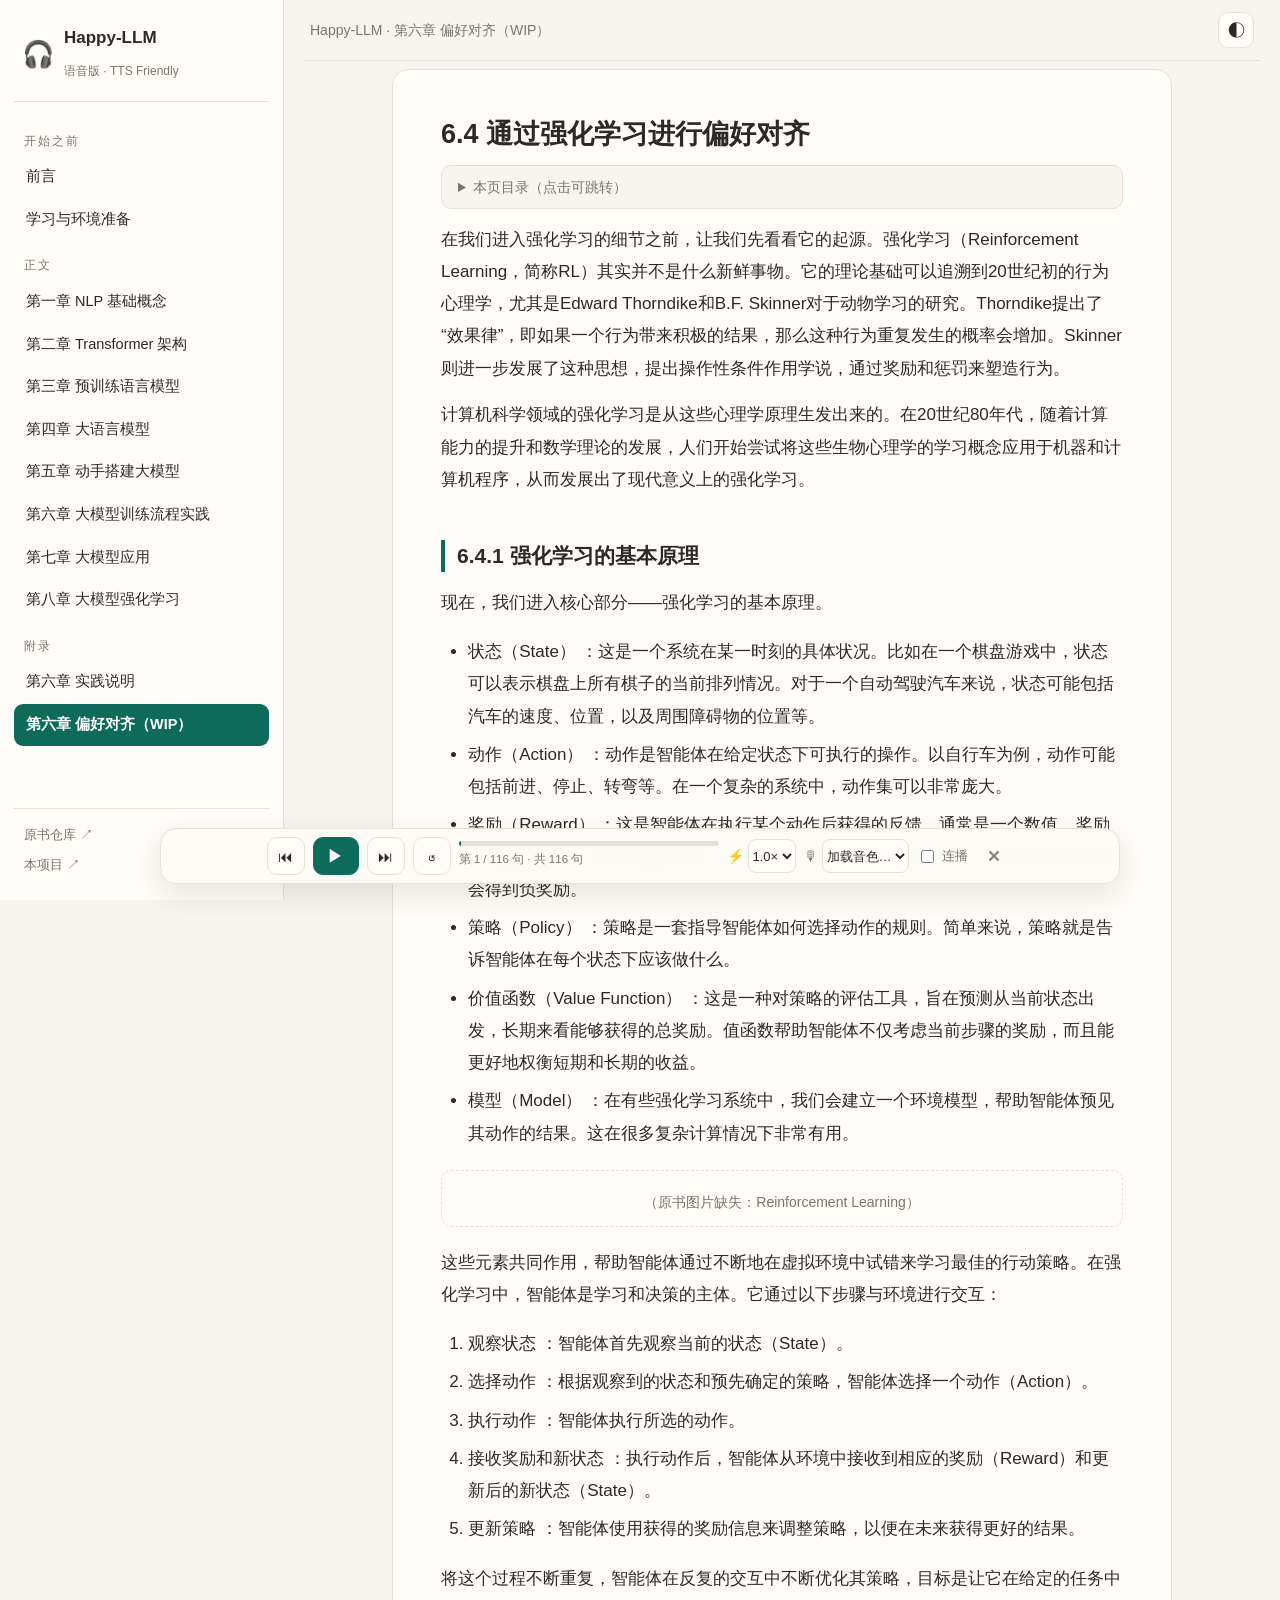
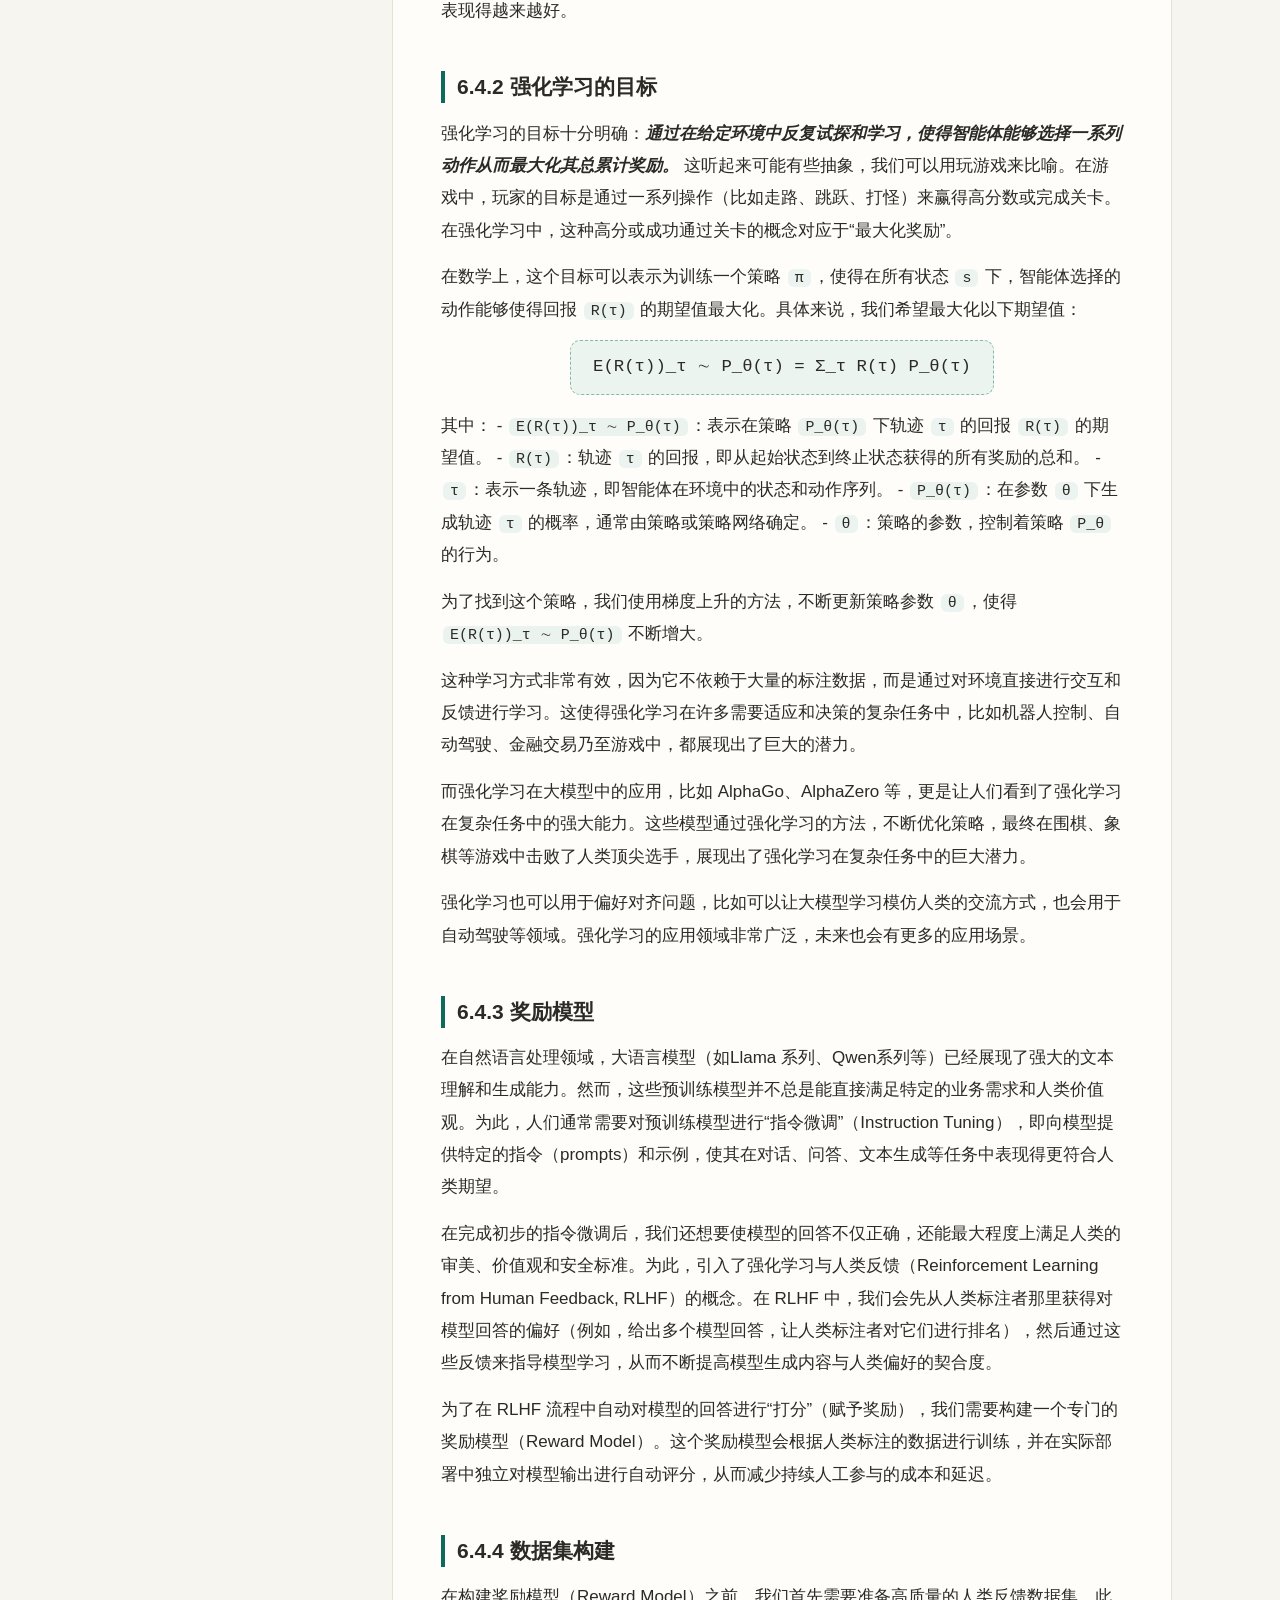
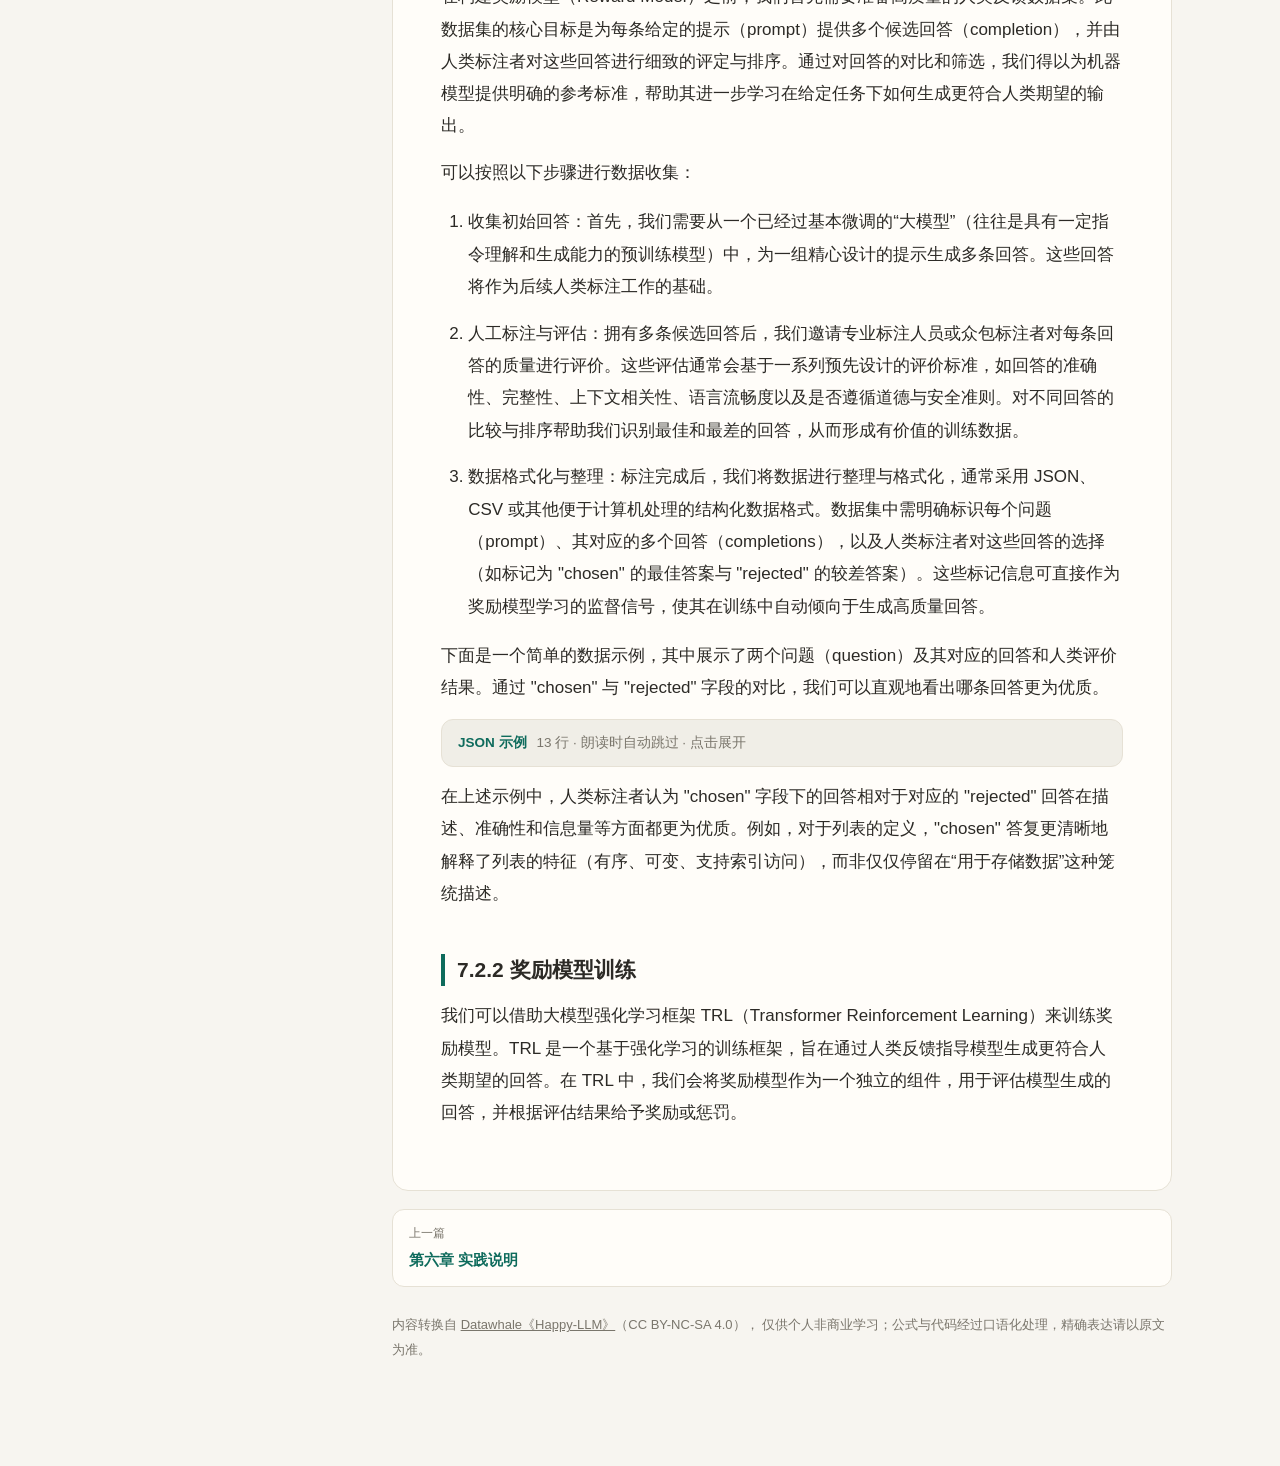
<file: chapter6-alignment.html>
<!DOCTYPE html>
<html lang="zh-CN">
<head>
<meta charset="utf-8">
<meta name="viewport" content="width=device-width, initial-scale=1">
<title>第六章 偏好对齐（WIP） · Happy-LLM 语音版</title>
<meta name="description" content="6.4 通过强化学习进行偏好对齐 在我们进入强化学习的细节之前，让我们先看看它的起源。强化学习（Reinforcement Learning，简称RL）其实并不是什么新鲜事物。它的理论基础可以追溯到20世纪初的行为心理学，尤其是Edward Thorndike和B.F. Skinner对于动物学习的">
<link rel="icon" href="data:image/svg+xml,<svg xmlns='http://www.w3.org/2000/svg' viewBox='0 0 100 100'><text y='.9em' font-size='90'>🎧</text></svg>">
<link rel="stylesheet" href="assets/style.css">
</head>
<body data-page="chapter6-alignment">
<div class="layout">
  <aside class="sidebar" id="sidebar">
    <a class="brand" href="index.html">
      <span class="brand-ico">🎧</span>
      <span class="brand-txt"><b>Happy-LLM</b><i>语音版 · TTS Friendly</i></span>
    </a>
    <nav class="nav">
<div class="nav-group">开始之前</div>
<a class="nav-link" href="preface.html">前言</a>
<a class="nav-link" href="setup.html">学习与环境准备</a>
<div class="nav-group">正文</div>
<a class="nav-link" href="chapter1.html">第一章 NLP 基础概念</a>
<a class="nav-link" href="chapter2.html">第二章 Transformer 架构</a>
<a class="nav-link" href="chapter3.html">第三章 预训练语言模型</a>
<a class="nav-link" href="chapter4.html">第四章 大语言模型</a>
<a class="nav-link" href="chapter5.html">第五章 动手搭建大模型</a>
<a class="nav-link" href="chapter6.html">第六章 大模型训练流程实践</a>
<a class="nav-link" href="chapter7.html">第七章 大模型应用</a>
<a class="nav-link" href="chapter8.html">第八章 大模型强化学习</a>
<div class="nav-group">附录</div>
<a class="nav-link" href="chapter6-notes.html">第六章 实践说明</a>
<a class="nav-link active" href="chapter6-alignment.html">第六章 偏好对齐（WIP）</a>
</nav>
    <div class="side-foot">
      <a href="https://github.com/datawhalechina/happy-llm" target="_blank" rel="noopener">原书仓库 ↗</a>
      <a href="https://github.com/nongsia/hello-llm-tts" target="_blank" rel="noopener">本项目 ↗</a>
    </div>
  </aside>

  <main class="main">
    <header class="topbar">
      <button class="icon-btn" id="menu-btn" aria-label="打开目录">☰</button>
      <div class="crumb">Happy-LLM · 第六章 偏好对齐（WIP）</div>
      <button class="icon-btn" id="theme-btn" aria-label="切换深浅色">◐</button>
    </header>

    <article class="article" id="article">
<h1 id="sec-1">6.4 通过强化学习进行偏好对齐</h1><nav class="toc"><details><summary>本页目录（点击可跳转）</summary><ul><li class="lv2"><a href="#sec-2">6.4.1 强化学习的基本原理</a></li><li class="lv2"><a href="#sec-3">6.4.2 强化学习的目标</a></li><li class="lv2"><a href="#sec-4">6.4.3 奖励模型</a></li><li class="lv2"><a href="#sec-5">6.4.4 数据集构建</a></li><li class="lv2"><a href="#sec-6">7.2.2 奖励模型训练</a></li></ul></details></nav>
<p>在我们进入强化学习的细节之前，让我们先看看它的起源。强化学习（Reinforcement Learning，简称RL）其实并不是什么新鲜事物。它的理论基础可以追溯到20世纪初的行为心理学，尤其是Edward Thorndike和B.F. Skinner对于动物学习的研究。Thorndike提出了“效果律”，即如果一个行为带来积极的结果，那么这种行为重复发生的概率会增加。Skinner则进一步发展了这种思想，提出操作性条件作用学说，通过奖励和惩罚来塑造行为。</p>
<p>计算机科学领域的强化学习是从这些心理学原理生发出来的。在20世纪80年代，随着计算能力的提升和数学理论的发展，人们开始尝试将这些生物心理学的学习概念应用于机器和计算机程序，从而发展出了现代意义上的强化学习。</p>
<h2 id="sec-2">6.4.1 强化学习的基本原理</h2>
<p>现在，我们进入核心部分——强化学习的基本原理。</p>
<ul>
<li>状态（State） ：这是一个系统在某一时刻的具体状况。比如在一个棋盘游戏中，状态可以表示棋盘上所有棋子的当前排列情况。对于一个自动驾驶汽车来说，状态可能包括汽车的速度、位置，以及周围障碍物的位置等。</li>
<li>动作（Action） ：动作是智能体在给定状态下可执行的操作。以自行车为例，动作可能包括前进、停止、转弯等。在一个复杂的系统中，动作集可以非常庞大。</li>
<li>奖励（Reward） ：这是智能体在执行某个动作后获得的反馈，通常是一个数值。奖励可以是立即的，也可以是延后的。一个好的动作可能会得到正奖励，而不好的动作可能会得到负奖励。</li>
<li>策略（Policy） ：策略是一套指导智能体如何选择动作的规则。简单来说，策略就是告诉智能体在每个状态下应该做什么。</li>
<li>价值函数（Value Function） ：这是一种对策略的评估工具，旨在预测从当前状态出发，长期来看能够获得的总奖励。值函数帮助智能体不仅考虑当前步骤的奖励，而且能更好地权衡短期和长期的收益。</li>
<li>模型（Model） ：在有些强化学习系统中，我们会建立一个环境模型，帮助智能体预见其动作的结果。这在很多复杂计算情况下非常有用。</li>
</ul>
<figure class="figure figure-missing"><figcaption>（原书图片缺失：Reinforcement Learning）</figcaption></figure>

<p>这些元素共同作用，帮助智能体通过不断地在虚拟环境中试错来学习最佳的行动策略。在强化学习中，智能体是学习和决策的主体。它通过以下步骤与环境进行交互：</p>
<ol>
<li>观察状态 ：智能体首先观察当前的状态（State）。</li>
<li>选择动作 ：根据观察到的状态和预先确定的策略，智能体选择一个动作（Action）。</li>
<li>执行动作 ：智能体执行所选的动作。</li>
<li>接收奖励和新状态 ：执行动作后，智能体从环境中接收到相应的奖励（Reward）和更新后的新状态（State）。</li>
<li>更新策略 ：智能体使用获得的奖励信息来调整策略，以便在未来获得更好的结果。</li>
</ol>
<p>将这个过程不断重复，智能体在反复的交互中不断优化其策略，目标是让它在给定的任务中表现得越来越好。</p>
<h2 id="sec-3">6.4.2 强化学习的目标</h2>
<p>强化学习的目标十分明确：<strong><em>通过在给定环境中反复试探和学习，使得智能体能够选择一系列动作从而最大化其总累计奖励。</em></strong> 这听起来可能有些抽象，我们可以用玩游戏来比喻。在游戏中，玩家的目标是通过一系列操作（比如走路、跳跃、打怪）来赢得高分数或完成关卡。在强化学习中，这种高分或成功通过关卡的概念对应于“最大化奖励”。</p>
<p>在数学上，这个目标可以表示为训练一个策略 <span class="formula" data-tts="派"><code>π</code></span>，使得在所有状态 <span class="formula" data-tts="s"><code>s</code></span> 下，智能体选择的动作能够使得回报 <span class="formula" data-tts="R( 陶 )"><code>R(τ)</code></span> 的期望值最大化。具体来说，我们希望最大化以下期望值：</p>
<div class="formula f-display" data-tts="数学公式：E(R( 陶 ))_ 陶 相似于 P 下标西塔 ( 陶 ) 等于 求和 下标陶 R( 陶 ) P 下标西塔 ( 陶 )"><code>E(R(τ))_τ ∼ P_θ(τ) = Σ_τ R(τ) P_θ(τ)</code></div>
<p>其中：
- <span class="formula" data-tts="E(R( 陶 ))_ 陶 相似于 P 下标西塔 ( 陶 )"><code>E(R(τ))_τ ∼ P_θ(τ)</code></span>：表示在策略 <span class="formula" data-tts="P 下标西塔 ( 陶 )"><code>P_θ(τ)</code></span> 下轨迹 <span class="formula" data-tts="陶"><code>τ</code></span> 的回报 <span class="formula" data-tts="R( 陶 )"><code>R(τ)</code></span> 的期望值。
- <span class="formula" data-tts="R( 陶 )"><code>R(τ)</code></span>：轨迹 <span class="formula" data-tts="陶"><code>τ</code></span> 的回报，即从起始状态到终止状态获得的所有奖励的总和。
- <span class="formula" data-tts="陶"><code>τ</code></span>：表示一条轨迹，即智能体在环境中的状态和动作序列。
- <span class="formula" data-tts="P 下标西塔 ( 陶 )"><code>P_θ(τ)</code></span>：在参数 <span class="formula" data-tts="西塔"><code>θ</code></span> 下生成轨迹 <span class="formula" data-tts="陶"><code>τ</code></span> 的概率，通常由策略或策略网络确定。
- <span class="formula" data-tts="西塔"><code>θ</code></span>：策略的参数，控制着策略 <span class="formula" data-tts="P 下标西塔"><code>P_θ</code></span> 的行为。</p>
<p>为了找到这个策略，我们使用梯度上升的方法，不断更新策略参数 <span class="formula" data-tts="西塔"><code>θ</code></span>，使得 <span class="formula" data-tts="E(R( 陶 ))_ 陶 相似于 P 下标西塔 ( 陶 )"><code>E(R(τ))_τ ∼ P_θ(τ)</code></span> 不断增大。</p>
<p>这种学习方式非常有效，因为它不依赖于大量的标注数据，而是通过对环境直接进行交互和反馈进行学习。这使得强化学习在许多需要适应和决策的复杂任务中，比如机器人控制、自动驾驶、金融交易乃至游戏中，都展现出了巨大的潜力。</p>
<p>而强化学习在大模型中的应用，比如 AlphaGo、AlphaZero 等，更是让人们看到了强化学习在复杂任务中的强大能力。这些模型通过强化学习的方法，不断优化策略，最终在围棋、象棋等游戏中击败了人类顶尖选手，展现出了强化学习在复杂任务中的巨大潜力。</p>
<p>强化学习也可以用于偏好对齐问题，比如可以让大模型学习模仿人类的交流方式，也会用于自动驾驶等领域。强化学习的应用领域非常广泛，未来也会有更多的应用场景。</p>
<h2 id="sec-4">6.4.3 奖励模型</h2>
<p>在自然语言处理领域，大语言模型（如Llama 系列、Qwen系列等）已经展现了强大的文本理解和生成能力。然而，这些预训练模型并不总是能直接满足特定的业务需求和人类价值观。为此，人们通常需要对预训练模型进行“指令微调”（Instruction Tuning），即向模型提供特定的指令（prompts）和示例，使其在对话、问答、文本生成等任务中表现得更符合人类期望。</p>
<p>在完成初步的指令微调后，我们还想要使模型的回答不仅正确，还能最大程度上满足人类的审美、价值观和安全标准。为此，引入了强化学习与人类反馈（Reinforcement Learning from Human Feedback, RLHF）的概念。在 RLHF 中，我们会先从人类标注者那里获得对模型回答的偏好（例如，给出多个模型回答，让人类标注者对它们进行排名），然后通过这些反馈来指导模型学习，从而不断提高模型生成内容与人类偏好的契合度。</p>
<p>为了在 RLHF 流程中自动对模型的回答进行“打分”（赋予奖励），我们需要构建一个专门的奖励模型（Reward Model）。这个奖励模型会根据人类标注的数据进行训练，并在实际部署中独立对模型输出进行自动评分，从而减少持续人工参与的成本和延迟。</p>
<h2 id="sec-5">6.4.4 数据集构建</h2>
<p>在构建奖励模型（Reward Model）之前，我们首先需要准备高质量的人类反馈数据集。此数据集的核心目标是为每条给定的提示（prompt）提供多个候选回答（completion），并由人类标注者对这些回答进行细致的评定与排序。通过对回答的对比和筛选，我们得以为机器模型提供明确的参考标准，帮助其进一步学习在给定任务下如何生成更符合人类期望的输出。</p>
<p>可以按照以下步骤进行数据收集：</p>
<ol>
<li>
<p>收集初始回答：首先，我们需要从一个已经过基本微调的“大模型”（往往是具有一定指令理解和生成能力的预训练模型）中，为一组精心设计的提示生成多条回答。这些回答将作为后续人类标注工作的基础。</p>
</li>
<li>
<p>人工标注与评估：拥有多条候选回答后，我们邀请专业标注人员或众包标注者对每条回答的质量进行评价。这些评估通常会基于一系列预先设计的评价标准，如回答的准确性、完整性、上下文相关性、语言流畅度以及是否遵循道德与安全准则。对不同回答的比较与排序帮助我们识别最佳和最差的回答，从而形成有价值的训练数据。</p>
</li>
<li>
<p>数据格式化与整理：标注完成后，我们将数据进行整理与格式化，通常采用 JSON、CSV 或其他便于计算机处理的结构化数据格式。数据集中需明确标识每个问题（prompt）、其对应的多个回答（completions），以及人类标注者对这些回答的选择（如标记为 "chosen" 的最佳答案与 "rejected" 的较差答案）。这些标记信息可直接作为奖励模型学习的监督信号，使其在训练中自动倾向于生成高质量回答。</p>
</li>
</ol>
<p>下面是一个简单的数据示例，其中展示了两个问题（question）及其对应的回答和人类评价结果。通过 "chosen" 与 "rejected" 字段的对比，我们可以直观地看出哪条回答更为优质。</p>
<details class="codeblock" data-no-tts><summary><span class="lang">JSON 示例</span><span class="meta">13 行 · 朗读时自动跳过 · 点击展开</span></summary><pre><code>[
    {
        &quot;question&quot;: &quot;Python中的列表是什么？&quot;,
        &quot;chosen&quot;: &quot;Python中的列表是一种有序的可变容器，允许存储多个元素，并且可以通过索引访问。&quot;,
        &quot;rejected&quot;: &quot;Python中的列表用于存储数据。&quot;
    },
    {
        &quot;question&quot;: &quot;Python中的元组是什么？&quot;,
        &quot;chosen&quot;: &quot;Python中的元组是一种有序的不可变容器，允许存储多个元素，并且一旦创建就不能修改。&quot;,
        &quot;rejected&quot;: &quot;Python中的元组用于存储数据。&quot;
    }
]</code></pre></details>
<p>在上述示例中，人类标注者认为 "chosen" 字段下的回答相对于对应的 "rejected" 回答在描述、准确性和信息量等方面都更为优质。例如，对于列表的定义，"chosen" 答复更清晰地解释了列表的特征（有序、可变、支持索引访问），而非仅仅停留在“用于存储数据”这种笼统描述。</p>
<h2 id="sec-6">7.2.2 奖励模型训练</h2>
<p>我们可以借助大模型强化学习框架 TRL（Transformer Reinforcement Learning）来训练奖励模型。TRL 是一个基于强化学习的训练框架，旨在通过人类反馈指导模型生成更符合人类期望的回答。在 TRL 中，我们会将奖励模型作为一个独立的组件，用于评估模型生成的回答，并根据评估结果给予奖励或惩罚。</p>
    </article>

    <nav class="pager"><a class="pager-link prev" href="chapter6-notes.html"><span>上一篇</span><b>第六章 实践说明</b></a></nav>

    <footer class="foot">
      <p>内容转换自 <a href="https://github.com/datawhalechina/happy-llm" target="_blank" rel="noopener">Datawhale《Happy-LLM》</a>（CC BY-NC-SA 4.0），
      仅供个人非商业学习；公式与代码经过口语化处理，精确表达请以原文为准。</p>
    </footer>
  </main>
</div>

<div class="readerbar" id="readerbar" role="region" aria-label="朗读控制">
  <button class="rb-btn" id="rb-prev" title="上一句（←）">⏮</button>
  <button class="rb-btn rb-play" id="rb-play" title="播放 / 暂停（空格）">▶</button>
  <button class="rb-btn" id="rb-next" title="下一句（→）">⏭</button>
  <button class="rb-btn" id="rb-restart" title="回到开头">↺</button>
  <div class="rb-progress">
    <div class="rb-bar"><i id="rb-fill"></i></div>
    <span class="rb-info" id="rb-info">点击 ▶ 开始朗读</span>
  </div>
  <label class="rb-field" title="语速">⚡
    <select id="rb-rate">
      <option value="0.6">0.6×</option>
      <option value="0.8">0.8×</option>
      <option value="1" selected>1.0×</option>
      <option value="1.2">1.2×</option>
      <option value="1.5">1.5×</option>
      <option value="1.8">1.8×</option>
      <option value="2.2">2.2×</option>
    </select>
  </label>
  <label class="rb-field" title="音色">🎙
    <select id="rb-voice"><option>加载音色…</option></select>
  </label>
  <label class="rb-auto" title="读完本页后自动打开下一章"><input type="checkbox" id="rb-auto">连播</label>
  <button class="rb-btn rb-close" id="rb-close" title="收起工具条">✕</button>
</div>
<button class="reader-chip" id="reader-chip" hidden>▶ 开始朗读</button>
<div class="toast" id="toast" hidden></div>
<div class="sidebar-mask" id="sidebar-mask" hidden></div>

<script src="assets/app.js"></script>
</body>
</html>
</file>
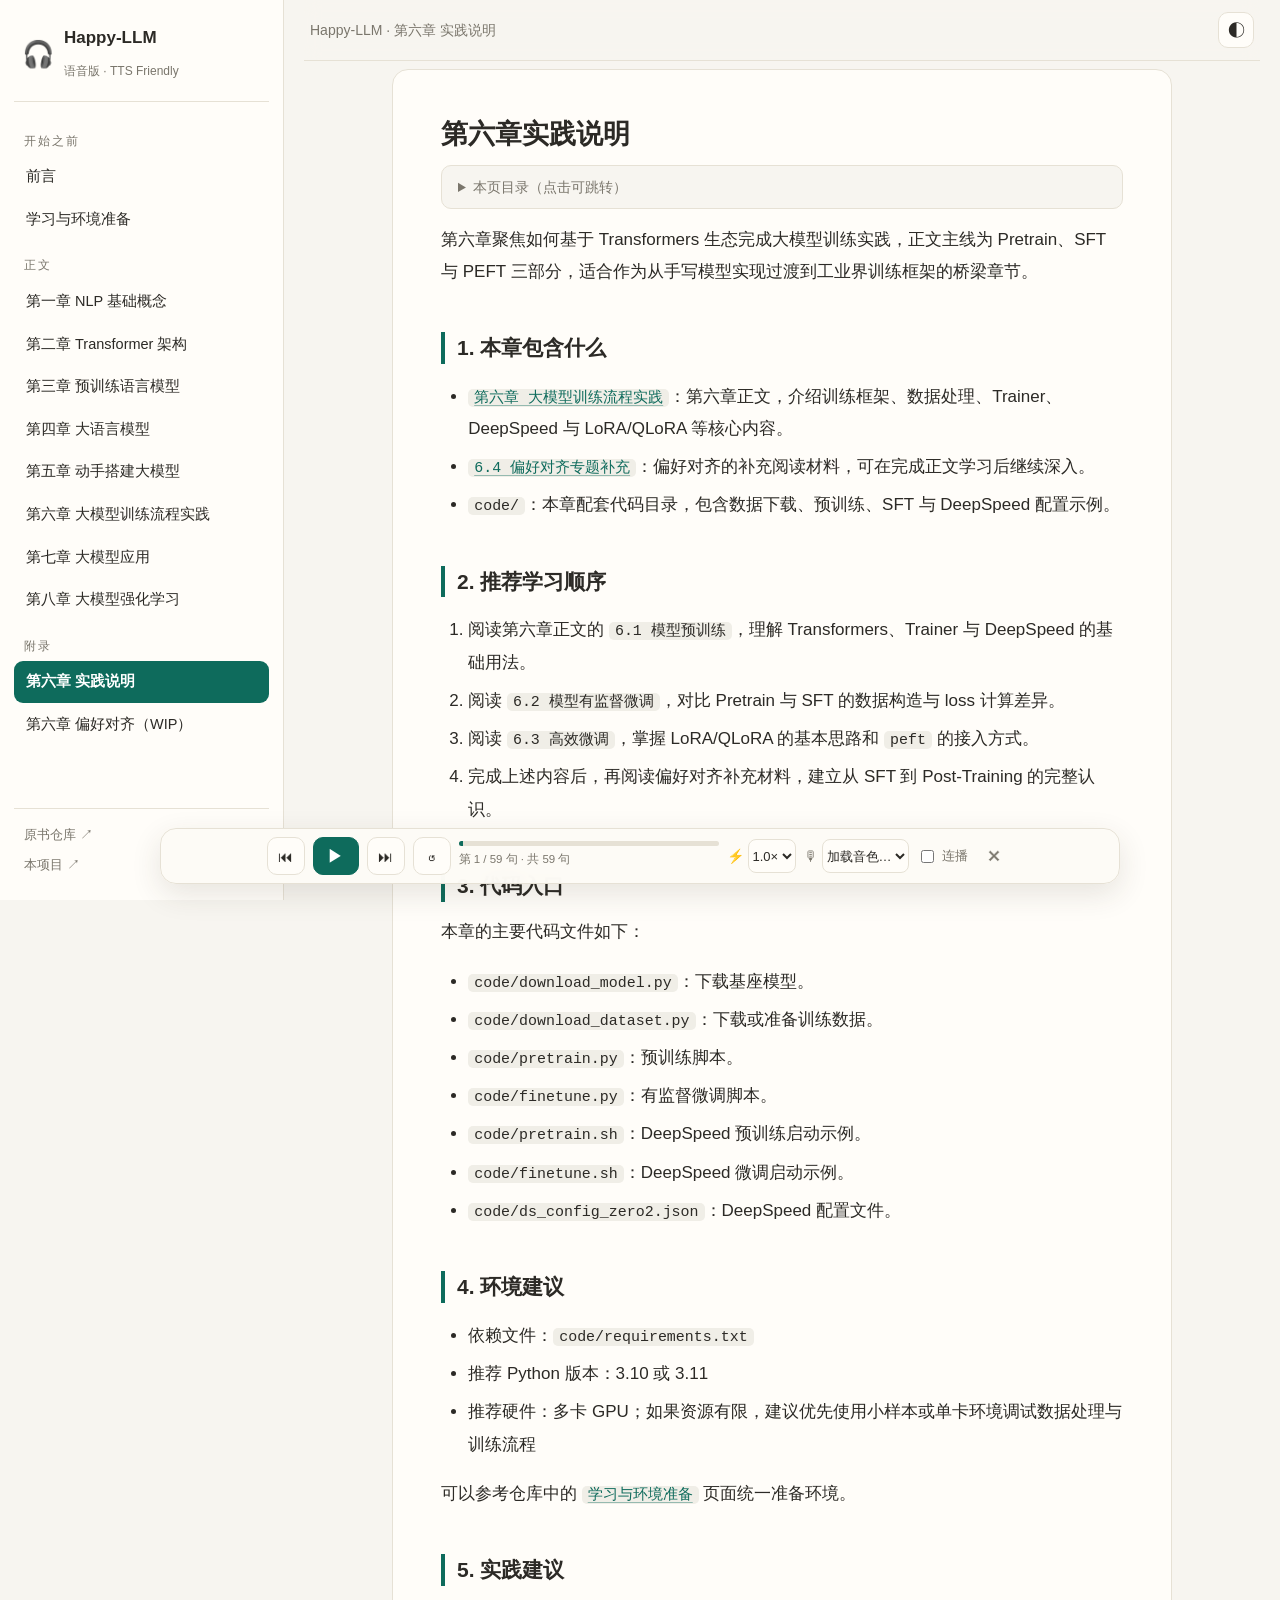
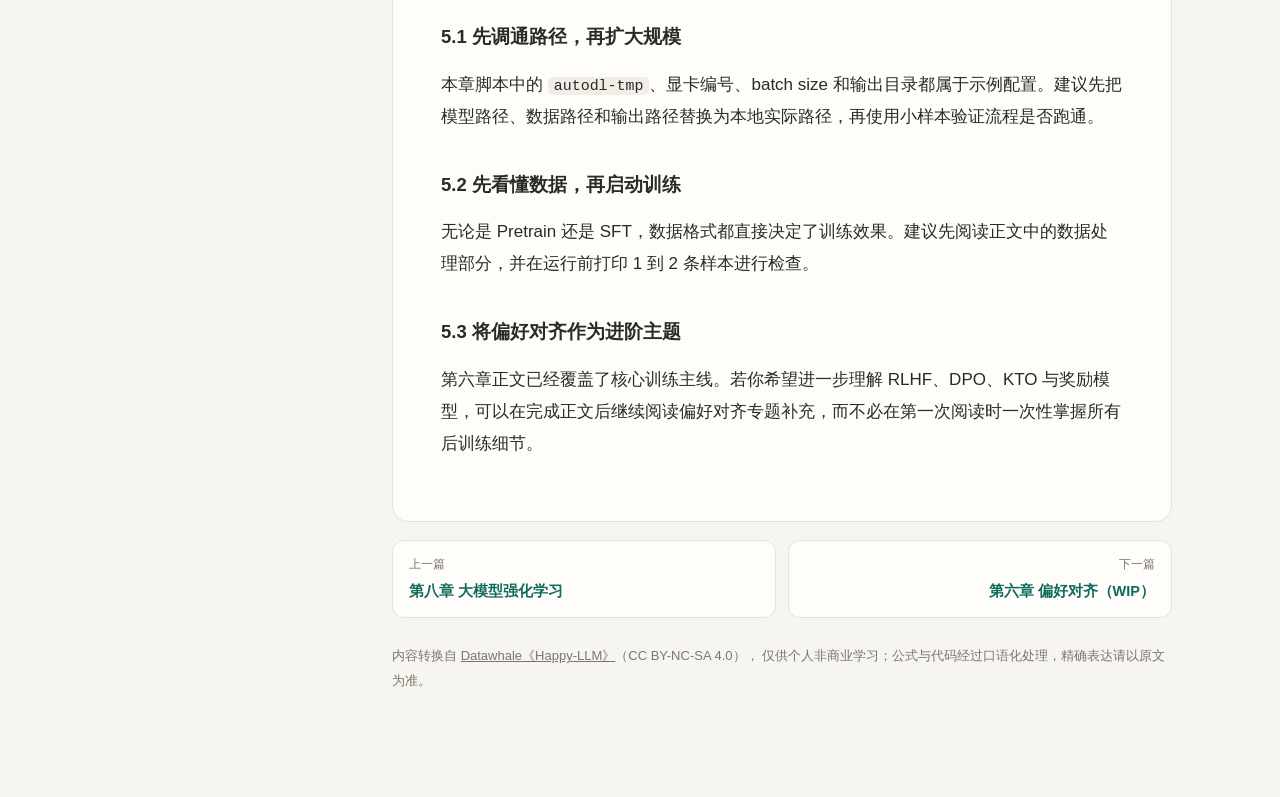
<file: chapter6-notes.html>
<!DOCTYPE html>
<html lang="zh-CN">
<head>
<meta charset="utf-8">
<meta name="viewport" content="width=device-width, initial-scale=1">
<title>第六章 实践说明 · Happy-LLM 语音版</title>
<meta name="description" content="第六章实践说明 第六章聚焦如何基于 Transformers 生态完成大模型训练实践，正文主线为 Pretrain、SFT 与 PEFT 三部分，适合作为从手写模型实现过渡到工业界训练框架的桥梁章节。 1. 本章包含什么 第六章 大模型训练流程实践 ：第六章正文，介绍训练框架、数据处理、Traine">
<link rel="icon" href="data:image/svg+xml,<svg xmlns='http://www.w3.org/2000/svg' viewBox='0 0 100 100'><text y='.9em' font-size='90'>🎧</text></svg>">
<link rel="stylesheet" href="assets/style.css">
</head>
<body data-page="chapter6-notes">
<div class="layout">
  <aside class="sidebar" id="sidebar">
    <a class="brand" href="index.html">
      <span class="brand-ico">🎧</span>
      <span class="brand-txt"><b>Happy-LLM</b><i>语音版 · TTS Friendly</i></span>
    </a>
    <nav class="nav">
<div class="nav-group">开始之前</div>
<a class="nav-link" href="preface.html">前言</a>
<a class="nav-link" href="setup.html">学习与环境准备</a>
<div class="nav-group">正文</div>
<a class="nav-link" href="chapter1.html">第一章 NLP 基础概念</a>
<a class="nav-link" href="chapter2.html">第二章 Transformer 架构</a>
<a class="nav-link" href="chapter3.html">第三章 预训练语言模型</a>
<a class="nav-link" href="chapter4.html">第四章 大语言模型</a>
<a class="nav-link" href="chapter5.html">第五章 动手搭建大模型</a>
<a class="nav-link" href="chapter6.html">第六章 大模型训练流程实践</a>
<a class="nav-link" href="chapter7.html">第七章 大模型应用</a>
<a class="nav-link" href="chapter8.html">第八章 大模型强化学习</a>
<div class="nav-group">附录</div>
<a class="nav-link active" href="chapter6-notes.html">第六章 实践说明</a>
<a class="nav-link" href="chapter6-alignment.html">第六章 偏好对齐（WIP）</a>
</nav>
    <div class="side-foot">
      <a href="https://github.com/datawhalechina/happy-llm" target="_blank" rel="noopener">原书仓库 ↗</a>
      <a href="https://github.com/nongsia/hello-llm-tts" target="_blank" rel="noopener">本项目 ↗</a>
    </div>
  </aside>

  <main class="main">
    <header class="topbar">
      <button class="icon-btn" id="menu-btn" aria-label="打开目录">☰</button>
      <div class="crumb">Happy-LLM · 第六章 实践说明</div>
      <button class="icon-btn" id="theme-btn" aria-label="切换深浅色">◐</button>
    </header>

    <article class="article" id="article">
<h1 id="sec-1">第六章实践说明</h1><nav class="toc"><details><summary>本页目录（点击可跳转）</summary><ul><li class="lv2"><a href="#sec-2">1. 本章包含什么</a></li><li class="lv2"><a href="#sec-3">2. 推荐学习顺序</a></li><li class="lv2"><a href="#sec-4">3. 代码入口</a></li><li class="lv2"><a href="#sec-5">4. 环境建议</a></li><li class="lv2"><a href="#sec-6">5. 实践建议</a></li><li class="lv3"><a href="#sec-7">5.1 先调通路径，再扩大规模</a></li><li class="lv3"><a href="#sec-8">5.2 先看懂数据，再启动训练</a></li><li class="lv3"><a href="#sec-9">5.3 将偏好对齐作为进阶主题</a></li></ul></details></nav>
<p>第六章聚焦如何基于 Transformers 生态完成大模型训练实践，正文主线为 Pretrain、SFT 与 PEFT 三部分，适合作为从手写模型实现过渡到工业界训练框架的桥梁章节。</p>
<h2 id="sec-2">1. 本章包含什么</h2>
<ul>
<li><a href="chapter6.html"><code>第六章 大模型训练流程实践</code></a>：第六章正文，介绍训练框架、数据处理、Trainer、DeepSpeed 与 LoRA/QLoRA 等核心内容。</li>
<li><a href="chapter6-alignment.html"><code>6.4 偏好对齐专题补充</code></a>：偏好对齐的补充阅读材料，可在完成正文学习后继续深入。</li>
<li><code>code/</code>：本章配套代码目录，包含数据下载、预训练、SFT 与 DeepSpeed 配置示例。</li>
</ul>
<h2 id="sec-3">2. 推荐学习顺序</h2>
<ol>
<li>阅读第六章正文的 <code>6.1 模型预训练</code>，理解 Transformers、Trainer 与 DeepSpeed 的基础用法。</li>
<li>阅读 <code>6.2 模型有监督微调</code>，对比 Pretrain 与 SFT 的数据构造与 loss 计算差异。</li>
<li>阅读 <code>6.3 高效微调</code>，掌握 LoRA/QLoRA 的基本思路和 <code>peft</code> 的接入方式。</li>
<li>完成上述内容后，再阅读偏好对齐补充材料，建立从 SFT 到 Post-Training 的完整认识。</li>
</ol>
<h2 id="sec-4">3. 代码入口</h2>
<p>本章的主要代码文件如下：</p>
<ul>
<li><code>code/download_model.py</code>：下载基座模型。</li>
<li><code>code/download_dataset.py</code>：下载或准备训练数据。</li>
<li><code>code/pretrain.py</code>：预训练脚本。</li>
<li><code>code/finetune.py</code>：有监督微调脚本。</li>
<li><code>code/pretrain.sh</code>：DeepSpeed 预训练启动示例。</li>
<li><code>code/finetune.sh</code>：DeepSpeed 微调启动示例。</li>
<li><code>code/ds_config_zero2.json</code>：DeepSpeed 配置文件。</li>
</ul>
<h2 id="sec-5">4. 环境建议</h2>
<ul>
<li>依赖文件：<code>code/requirements.txt</code></li>
<li>推荐 Python 版本：3.10 或 3.11</li>
<li>推荐硬件：多卡 GPU；如果资源有限，建议优先使用小样本或单卡环境调试数据处理与训练流程</li>
</ul>
<p>可以参考仓库中的 <a href="setup.html"><code>学习与环境准备</code></a> 页面统一准备环境。</p>
<h2 id="sec-6">5. 实践建议</h2>
<h3 id="sec-7">5.1 先调通路径，再扩大规模</h3>
<p>本章脚本中的 <code>autodl-tmp</code>、显卡编号、batch size 和输出目录都属于示例配置。建议先把模型路径、数据路径和输出路径替换为本地实际路径，再使用小样本验证流程是否跑通。</p>
<h3 id="sec-8">5.2 先看懂数据，再启动训练</h3>
<p>无论是 Pretrain 还是 SFT，数据格式都直接决定了训练效果。建议先阅读正文中的数据处理部分，并在运行前打印 1 到 2 条样本进行检查。</p>
<h3 id="sec-9">5.3 将偏好对齐作为进阶主题</h3>
<p>第六章正文已经覆盖了核心训练主线。若你希望进一步理解 RLHF、DPO、KTO 与奖励模型，可以在完成正文后继续阅读偏好对齐专题补充，而不必在第一次阅读时一次性掌握所有后训练细节。</p>
    </article>

    <nav class="pager"><a class="pager-link prev" href="chapter8.html"><span>上一篇</span><b>第八章 大模型强化学习</b></a><a class="pager-link next" href="chapter6-alignment.html"><span>下一篇</span><b>第六章 偏好对齐（WIP）</b></a></nav>

    <footer class="foot">
      <p>内容转换自 <a href="https://github.com/datawhalechina/happy-llm" target="_blank" rel="noopener">Datawhale《Happy-LLM》</a>（CC BY-NC-SA 4.0），
      仅供个人非商业学习；公式与代码经过口语化处理，精确表达请以原文为准。</p>
    </footer>
  </main>
</div>

<div class="readerbar" id="readerbar" role="region" aria-label="朗读控制">
  <button class="rb-btn" id="rb-prev" title="上一句（←）">⏮</button>
  <button class="rb-btn rb-play" id="rb-play" title="播放 / 暂停（空格）">▶</button>
  <button class="rb-btn" id="rb-next" title="下一句（→）">⏭</button>
  <button class="rb-btn" id="rb-restart" title="回到开头">↺</button>
  <div class="rb-progress">
    <div class="rb-bar"><i id="rb-fill"></i></div>
    <span class="rb-info" id="rb-info">点击 ▶ 开始朗读</span>
  </div>
  <label class="rb-field" title="语速">⚡
    <select id="rb-rate">
      <option value="0.6">0.6×</option>
      <option value="0.8">0.8×</option>
      <option value="1" selected>1.0×</option>
      <option value="1.2">1.2×</option>
      <option value="1.5">1.5×</option>
      <option value="1.8">1.8×</option>
      <option value="2.2">2.2×</option>
    </select>
  </label>
  <label class="rb-field" title="音色">🎙
    <select id="rb-voice"><option>加载音色…</option></select>
  </label>
  <label class="rb-auto" title="读完本页后自动打开下一章"><input type="checkbox" id="rb-auto">连播</label>
  <button class="rb-btn rb-close" id="rb-close" title="收起工具条">✕</button>
</div>
<button class="reader-chip" id="reader-chip" hidden>▶ 开始朗读</button>
<div class="toast" id="toast" hidden></div>
<div class="sidebar-mask" id="sidebar-mask" hidden></div>

<script src="assets/app.js"></script>
</body>
</html>
</file>
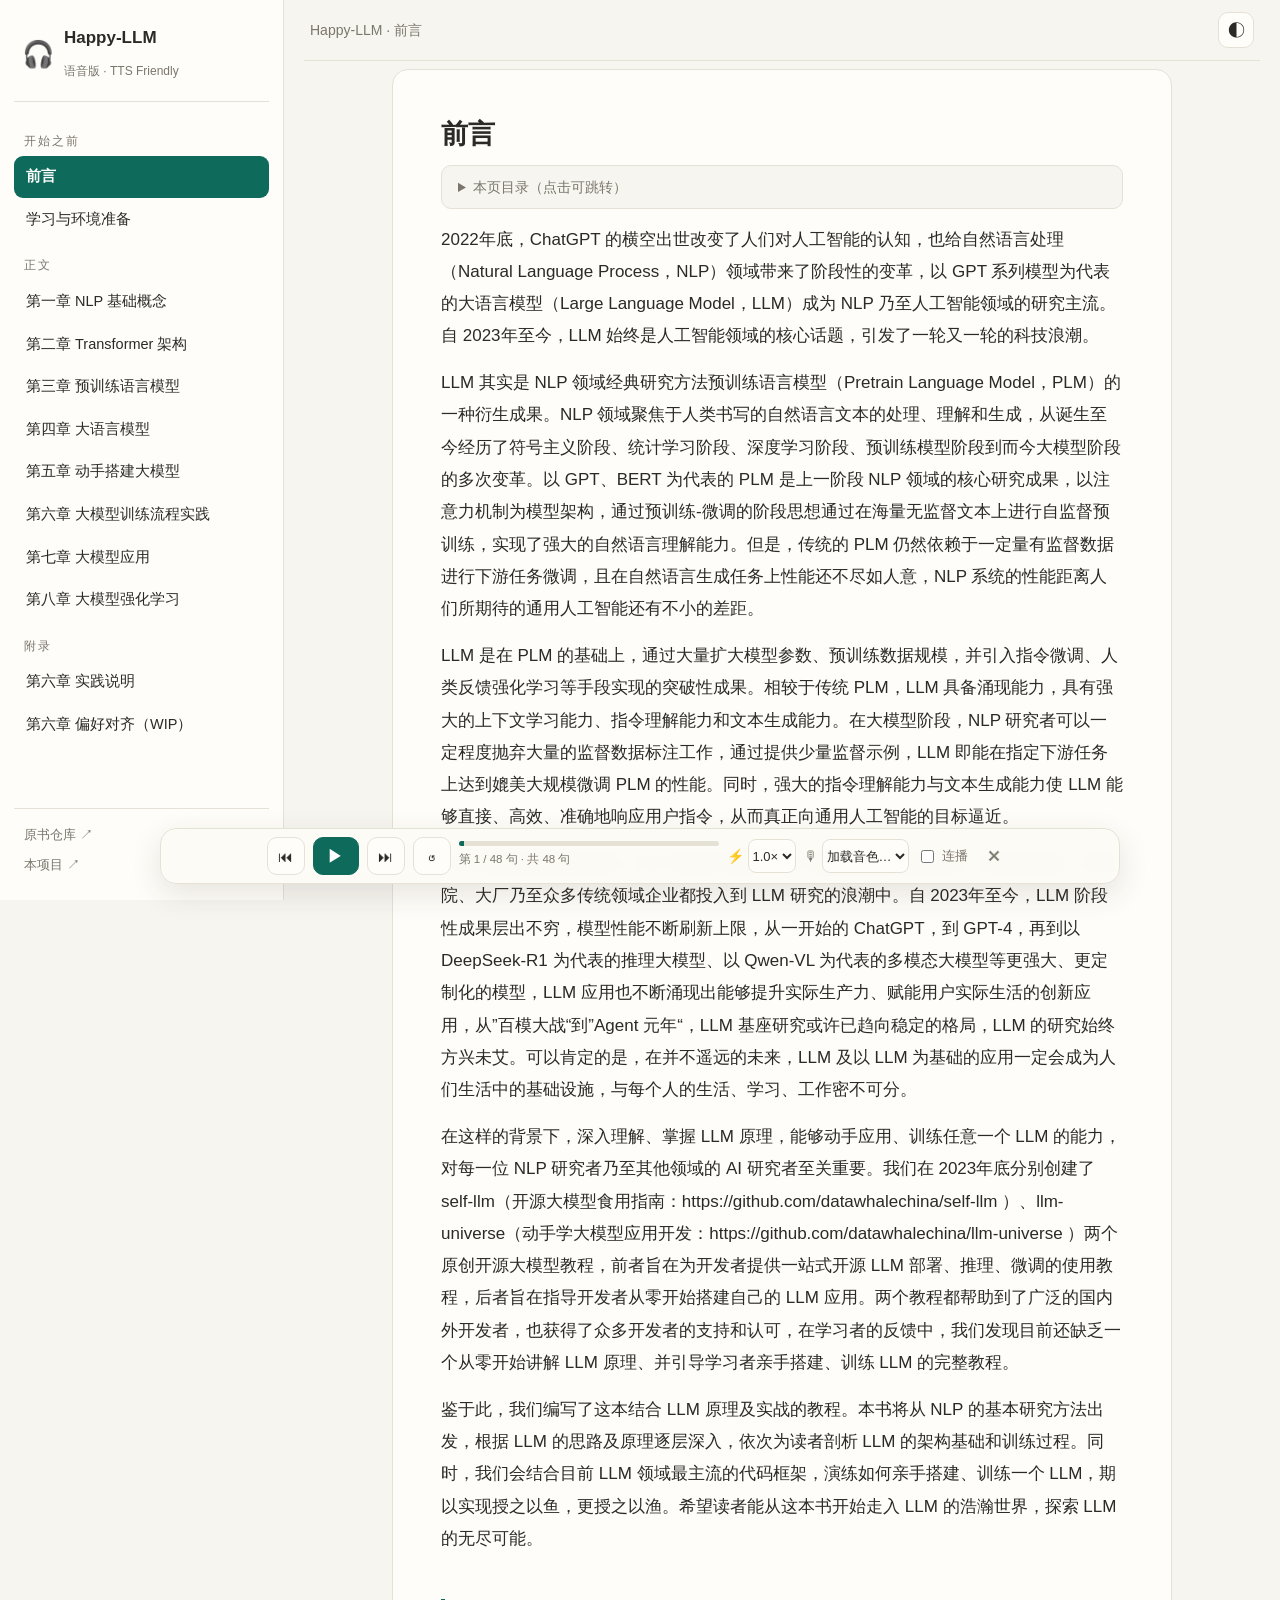
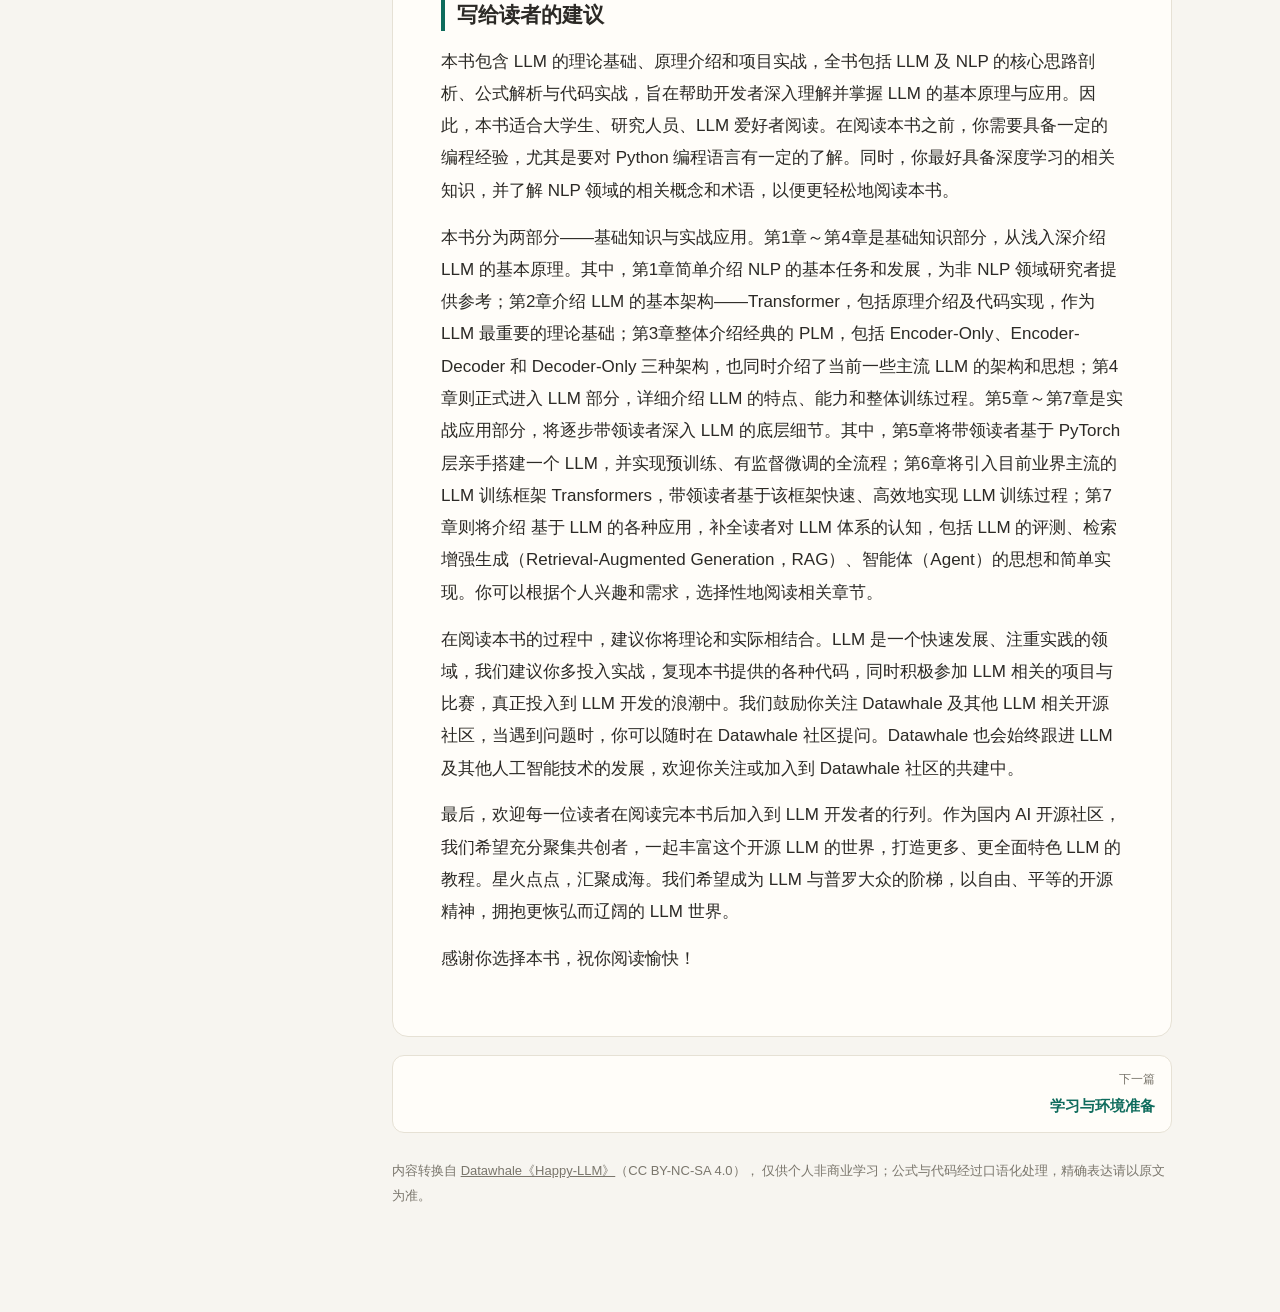
<file: preface.html>
<!DOCTYPE html>
<html lang="zh-CN">
<head>
<meta charset="utf-8">
<meta name="viewport" content="width=device-width, initial-scale=1">
<title>前言 · Happy-LLM 语音版</title>
<meta name="description" content="前言 2022年底，ChatGPT 的横空出世改变了人们对人工智能的认知，也给自然语言处理（Natural Language Process，NLP）领域带来了阶段性的变革，以 GPT 系列模型为代表的大语言模型（Large Language Model，LLM）成为 NLP 乃至人工智能领域的研究">
<link rel="icon" href="data:image/svg+xml,<svg xmlns='http://www.w3.org/2000/svg' viewBox='0 0 100 100'><text y='.9em' font-size='90'>🎧</text></svg>">
<link rel="stylesheet" href="assets/style.css">
</head>
<body data-page="preface">
<div class="layout">
  <aside class="sidebar" id="sidebar">
    <a class="brand" href="index.html">
      <span class="brand-ico">🎧</span>
      <span class="brand-txt"><b>Happy-LLM</b><i>语音版 · TTS Friendly</i></span>
    </a>
    <nav class="nav">
<div class="nav-group">开始之前</div>
<a class="nav-link active" href="preface.html">前言</a>
<a class="nav-link" href="setup.html">学习与环境准备</a>
<div class="nav-group">正文</div>
<a class="nav-link" href="chapter1.html">第一章 NLP 基础概念</a>
<a class="nav-link" href="chapter2.html">第二章 Transformer 架构</a>
<a class="nav-link" href="chapter3.html">第三章 预训练语言模型</a>
<a class="nav-link" href="chapter4.html">第四章 大语言模型</a>
<a class="nav-link" href="chapter5.html">第五章 动手搭建大模型</a>
<a class="nav-link" href="chapter6.html">第六章 大模型训练流程实践</a>
<a class="nav-link" href="chapter7.html">第七章 大模型应用</a>
<a class="nav-link" href="chapter8.html">第八章 大模型强化学习</a>
<div class="nav-group">附录</div>
<a class="nav-link" href="chapter6-notes.html">第六章 实践说明</a>
<a class="nav-link" href="chapter6-alignment.html">第六章 偏好对齐（WIP）</a>
</nav>
    <div class="side-foot">
      <a href="https://github.com/datawhalechina/happy-llm" target="_blank" rel="noopener">原书仓库 ↗</a>
      <a href="https://github.com/nongsia/hello-llm-tts" target="_blank" rel="noopener">本项目 ↗</a>
    </div>
  </aside>

  <main class="main">
    <header class="topbar">
      <button class="icon-btn" id="menu-btn" aria-label="打开目录">☰</button>
      <div class="crumb">Happy-LLM · 前言</div>
      <button class="icon-btn" id="theme-btn" aria-label="切换深浅色">◐</button>
    </header>

    <article class="article" id="article">
<h1 id="sec-1">前言</h1><nav class="toc"><details><summary>本页目录（点击可跳转）</summary><ul><li class="lv2"><a href="#sec-2">写给读者的建议</a></li></ul></details></nav>
<p>2022年底，ChatGPT 的横空出世改变了人们对人工智能的认知，也给自然语言处理（Natural Language Process，NLP）领域带来了阶段性的变革，以 GPT 系列模型为代表的大语言模型（Large Language Model，LLM）成为 NLP 乃至人工智能领域的研究主流。自 2023年至今，LLM 始终是人工智能领域的核心话题，引发了一轮又一轮的科技浪潮。</p>
<p>LLM 其实是 NLP 领域经典研究方法预训练语言模型（Pretrain Language Model，PLM）的一种衍生成果。NLP 领域聚焦于人类书写的自然语言文本的处理、理解和生成，从诞生至今经历了符号主义阶段、统计学习阶段、深度学习阶段、预训练模型阶段到而今大模型阶段的多次变革。以 GPT、BERT 为代表的 PLM 是上一阶段 NLP 领域的核心研究成果，以注意力机制为模型架构，通过预训练-微调的阶段思想通过在海量无监督文本上进行自监督预训练，实现了强大的自然语言理解能力。但是，传统的 PLM 仍然依赖于一定量有监督数据进行下游任务微调，且在自然语言生成任务上性能还不尽如人意，NLP 系统的性能距离人们所期待的通用人工智能还有不小的差距。</p>
<p>LLM 是在 PLM 的基础上，通过大量扩大模型参数、预训练数据规模，并引入指令微调、人类反馈强化学习等手段实现的突破性成果。相较于传统 PLM，LLM 具备涌现能力，具有强大的上下文学习能力、指令理解能力和文本生成能力。在大模型阶段，NLP 研究者可以一定程度抛弃大量的监督数据标注工作，通过提供少量监督示例，LLM 即能在指定下游任务上达到媲美大规模微调 PLM 的性能。同时，强大的指令理解能力与文本生成能力使 LLM 能够直接、高效、准确地响应用户指令，从而真正向通用人工智能的目标逼近。</p>
<p>LLM 的突破性进展激发了 NLP 领域乃至整个人工智能领域的研究热度，海内外高校、研究院、大厂乃至众多传统领域企业都投入到 LLM 研究的浪潮中。自 2023年至今，LLM 阶段性成果层出不穷，模型性能不断刷新上限，从一开始的 ChatGPT，到 GPT-4，再到以 DeepSeek-R1 为代表的推理大模型、以 Qwen-VL 为代表的多模态大模型等更强大、更定制化的模型，LLM 应用也不断涌现出能够提升实际生产力、赋能用户实际生活的创新应用，从”百模大战“到”Agent 元年“，LLM 基座研究或许已趋向稳定的格局，LLM 的研究始终方兴未艾。可以肯定的是，在并不遥远的未来，LLM 及以 LLM 为基础的应用一定会成为人们生活中的基础设施，与每个人的生活、学习、工作密不可分。</p>
<p>在这样的背景下，深入理解、掌握 LLM 原理，能够动手应用、训练任意一个 LLM 的能力，对每一位 NLP 研究者乃至其他领域的 AI 研究者至关重要。我们在 2023年底分别创建了 self-llm（开源大模型食用指南：https://github.com/datawhalechina/self-llm ）、llm-universe（动手学大模型应用开发：https://github.com/datawhalechina/llm-universe ）两个原创开源大模型教程，前者旨在为开发者提供一站式开源 LLM 部署、推理、微调的使用教程，后者旨在指导开发者从零开始搭建自己的 LLM 应用。两个教程都帮助到了广泛的国内外开发者，也获得了众多开发者的支持和认可，在学习者的反馈中，我们发现目前还缺乏一个从零开始讲解 LLM 原理、并引导学习者亲手搭建、训练 LLM 的完整教程。</p>
<p>鉴于此，我们编写了这本结合 LLM 原理及实战的教程。本书将从 NLP 的基本研究方法出发，根据 LLM 的思路及原理逐层深入，依次为读者剖析 LLM 的架构基础和训练过程。同时，我们会结合目前 LLM 领域最主流的代码框架，演练如何亲手搭建、训练一个 LLM，期以实现授之以鱼，更授之以渔。希望读者能从这本书开始走入 LLM 的浩瀚世界，探索 LLM 的无尽可能。</p>
<h2 id="sec-2">写给读者的建议</h2>
<p>本书包含 LLM 的理论基础、原理介绍和项目实战，全书包括 LLM 及 NLP 的核心思路剖析、公式解析与代码实战，旨在帮助开发者深入理解并掌握 LLM 的基本原理与应用。因此，本书适合大学生、研究人员、LLM 爱好者阅读。在阅读本书之前，你需要具备一定的编程经验，尤其是要对 Python 编程语言有一定的了解。同时，你最好具备深度学习的相关知识，并了解 NLP 领域的相关概念和术语，以便更轻松地阅读本书。</p>
<p>本书分为两部分——基础知识与实战应用。第1章～第4章是基础知识部分，从浅入深介绍 LLM 的基本原理。其中，第1章简单介绍 NLP 的基本任务和发展，为非 NLP 领域研究者提供参考；第2章介绍 LLM 的基本架构——Transformer，包括原理介绍及代码实现，作为 LLM 最重要的理论基础；第3章整体介绍经典的 PLM，包括 Encoder-Only、Encoder-Decoder 和 Decoder-Only 三种架构，也同时介绍了当前一些主流 LLM 的架构和思想；第4章则正式进入 LLM 部分，详细介绍 LLM 的特点、能力和整体训练过程。第5章～第7章是实战应用部分，将逐步带领读者深入 LLM 的底层细节。其中，第5章将带领读者基于 PyTorch 层亲手搭建一个 LLM，并实现预训练、有监督微调的全流程；第6章将引入目前业界主流的 LLM 训练框架 Transformers，带领读者基于该框架快速、高效地实现 LLM 训练过程；第7章则将介绍 基于 LLM 的各种应用，补全读者对 LLM 体系的认知，包括 LLM 的评测、检索增强生成（Retrieval-Augmented Generation，RAG）、智能体（Agent）的思想和简单实现。你可以根据个人兴趣和需求，选择性地阅读相关章节。</p>
<p>在阅读本书的过程中，建议你将理论和实际相结合。LLM 是一个快速发展、注重实践的领域，我们建议你多投入实战，复现本书提供的各种代码，同时积极参加 LLM 相关的项目与比赛，真正投入到 LLM 开发的浪潮中。我们鼓励你关注 Datawhale 及其他 LLM 相关开源社区，当遇到问题时，你可以随时在 Datawhale 社区提问。Datawhale 也会始终跟进 LLM 及其他人工智能技术的发展，欢迎你关注或加入到 Datawhale 社区的共建中。</p>
<p>最后，欢迎每一位读者在阅读完本书后加入到 LLM 开发者的行列。作为国内 AI 开源社区，我们希望充分聚集共创者，一起丰富这个开源 LLM 的世界，打造更多、更全面特色 LLM 的教程。星火点点，汇聚成海。我们希望成为 LLM 与普罗大众的阶梯，以自由、平等的开源精神，拥抱更恢弘而辽阔的 LLM 世界。</p>
<p>感谢你选择本书，祝你阅读愉快！</p>
    </article>

    <nav class="pager"><a class="pager-link next" href="setup.html"><span>下一篇</span><b>学习与环境准备</b></a></nav>

    <footer class="foot">
      <p>内容转换自 <a href="https://github.com/datawhalechina/happy-llm" target="_blank" rel="noopener">Datawhale《Happy-LLM》</a>（CC BY-NC-SA 4.0），
      仅供个人非商业学习；公式与代码经过口语化处理，精确表达请以原文为准。</p>
    </footer>
  </main>
</div>

<div class="readerbar" id="readerbar" role="region" aria-label="朗读控制">
  <button class="rb-btn" id="rb-prev" title="上一句（←）">⏮</button>
  <button class="rb-btn rb-play" id="rb-play" title="播放 / 暂停（空格）">▶</button>
  <button class="rb-btn" id="rb-next" title="下一句（→）">⏭</button>
  <button class="rb-btn" id="rb-restart" title="回到开头">↺</button>
  <div class="rb-progress">
    <div class="rb-bar"><i id="rb-fill"></i></div>
    <span class="rb-info" id="rb-info">点击 ▶ 开始朗读</span>
  </div>
  <label class="rb-field" title="语速">⚡
    <select id="rb-rate">
      <option value="0.6">0.6×</option>
      <option value="0.8">0.8×</option>
      <option value="1" selected>1.0×</option>
      <option value="1.2">1.2×</option>
      <option value="1.5">1.5×</option>
      <option value="1.8">1.8×</option>
      <option value="2.2">2.2×</option>
    </select>
  </label>
  <label class="rb-field" title="音色">🎙
    <select id="rb-voice"><option>加载音色…</option></select>
  </label>
  <label class="rb-auto" title="读完本页后自动打开下一章"><input type="checkbox" id="rb-auto">连播</label>
  <button class="rb-btn rb-close" id="rb-close" title="收起工具条">✕</button>
</div>
<button class="reader-chip" id="reader-chip" hidden>▶ 开始朗读</button>
<div class="toast" id="toast" hidden></div>
<div class="sidebar-mask" id="sidebar-mask" hidden></div>

<script src="assets/app.js"></script>
</body>
</html>
</file>
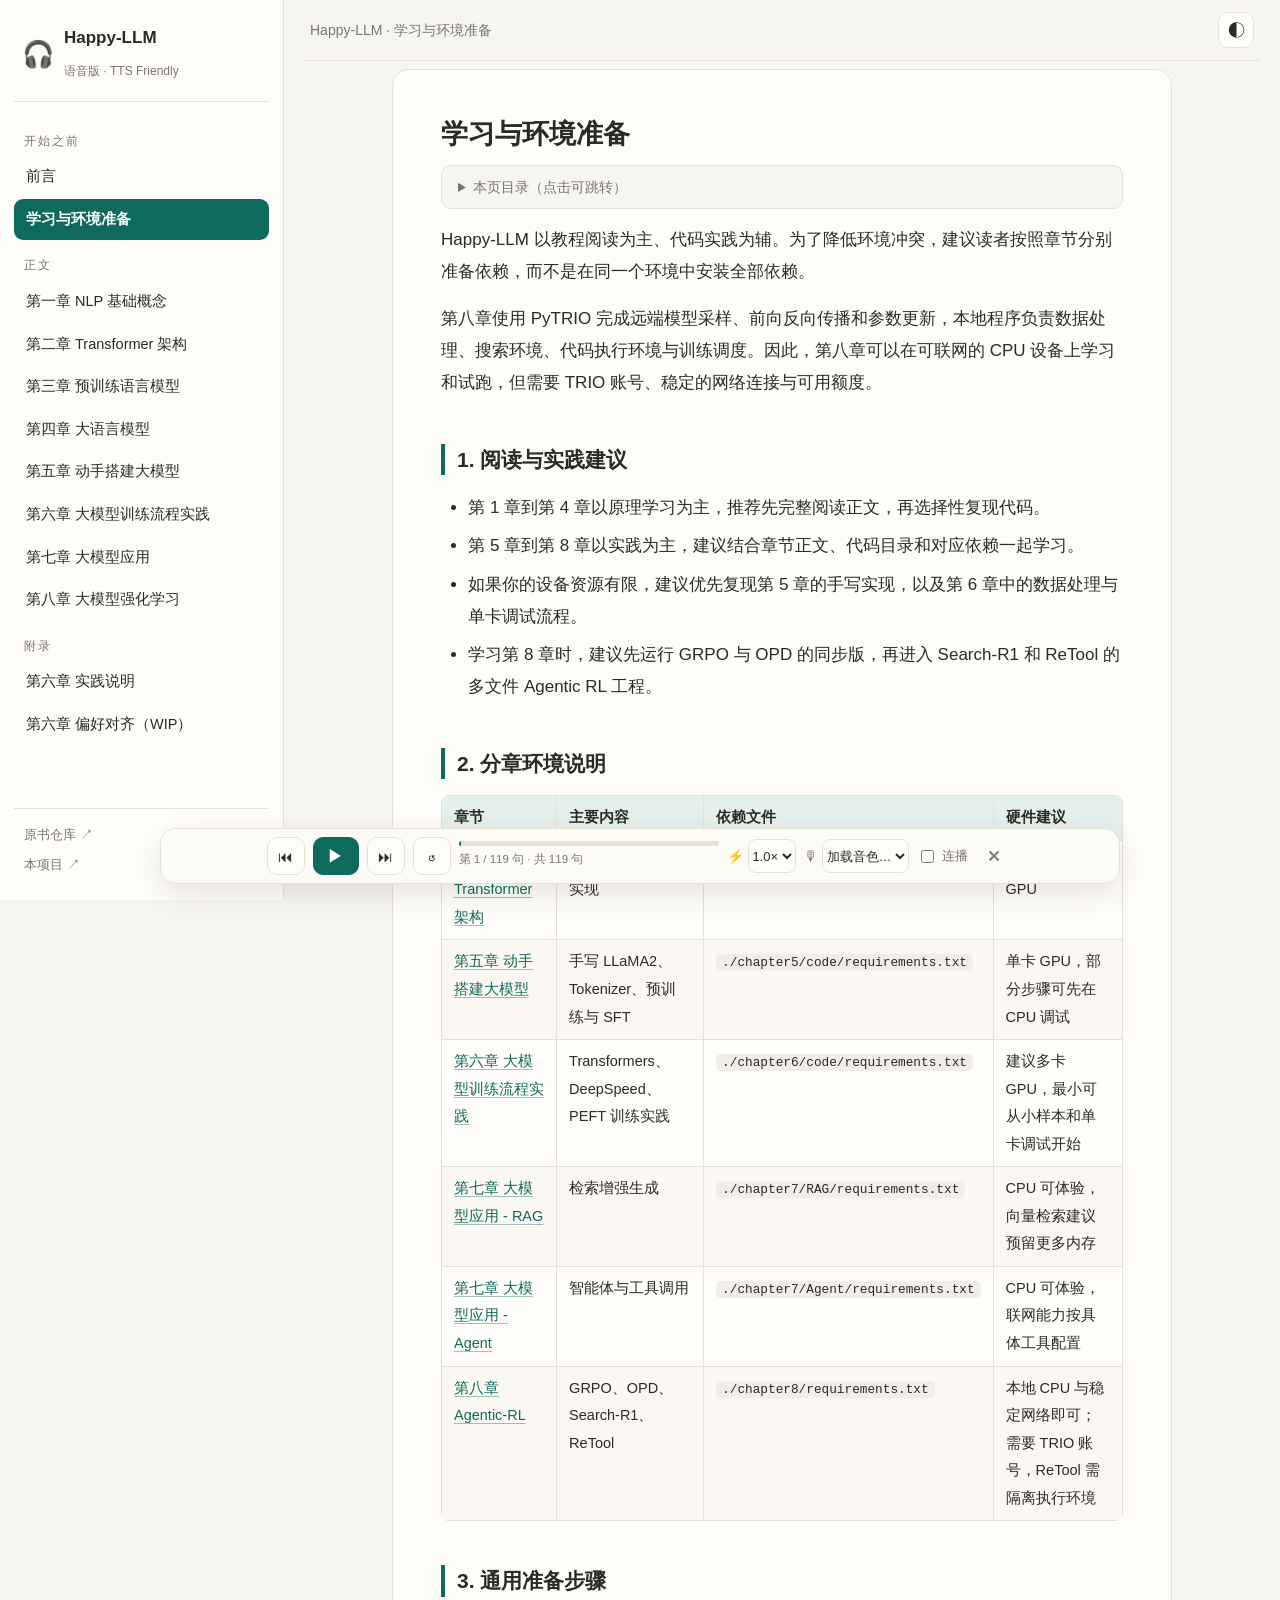
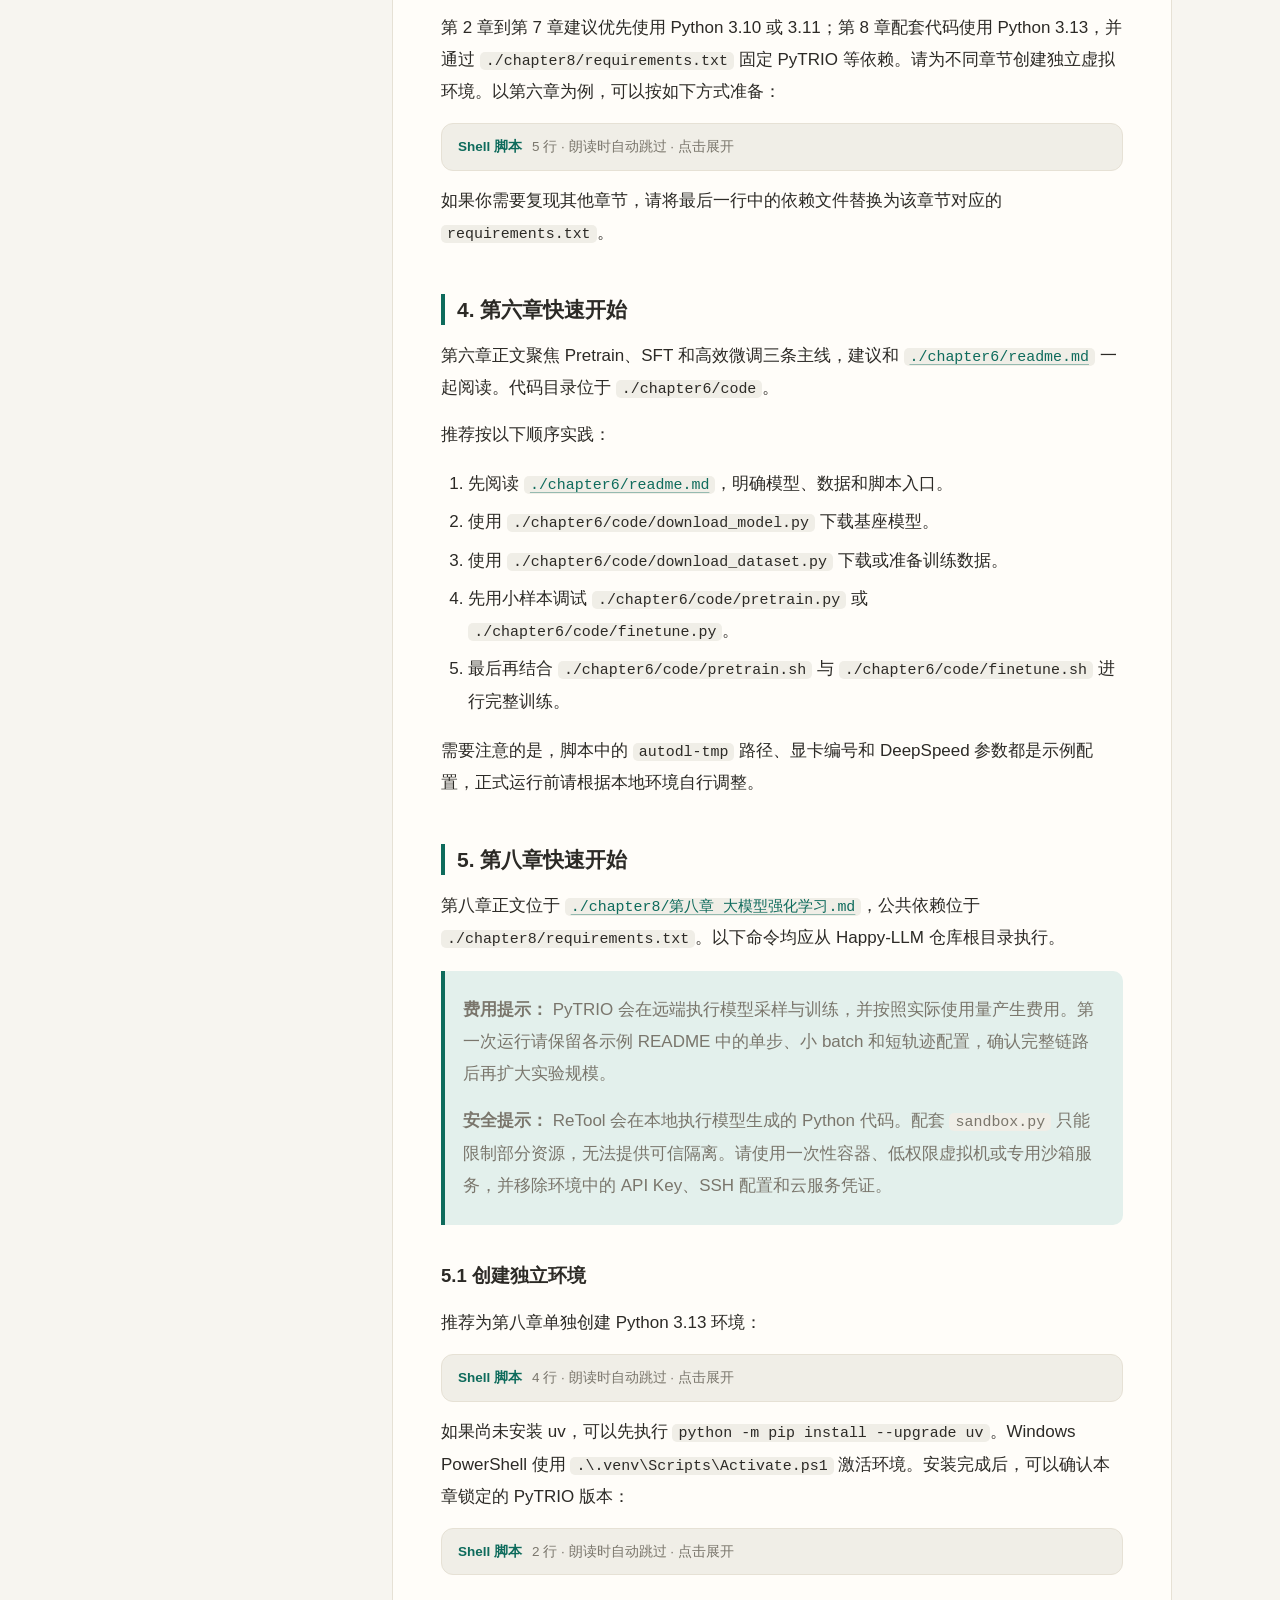
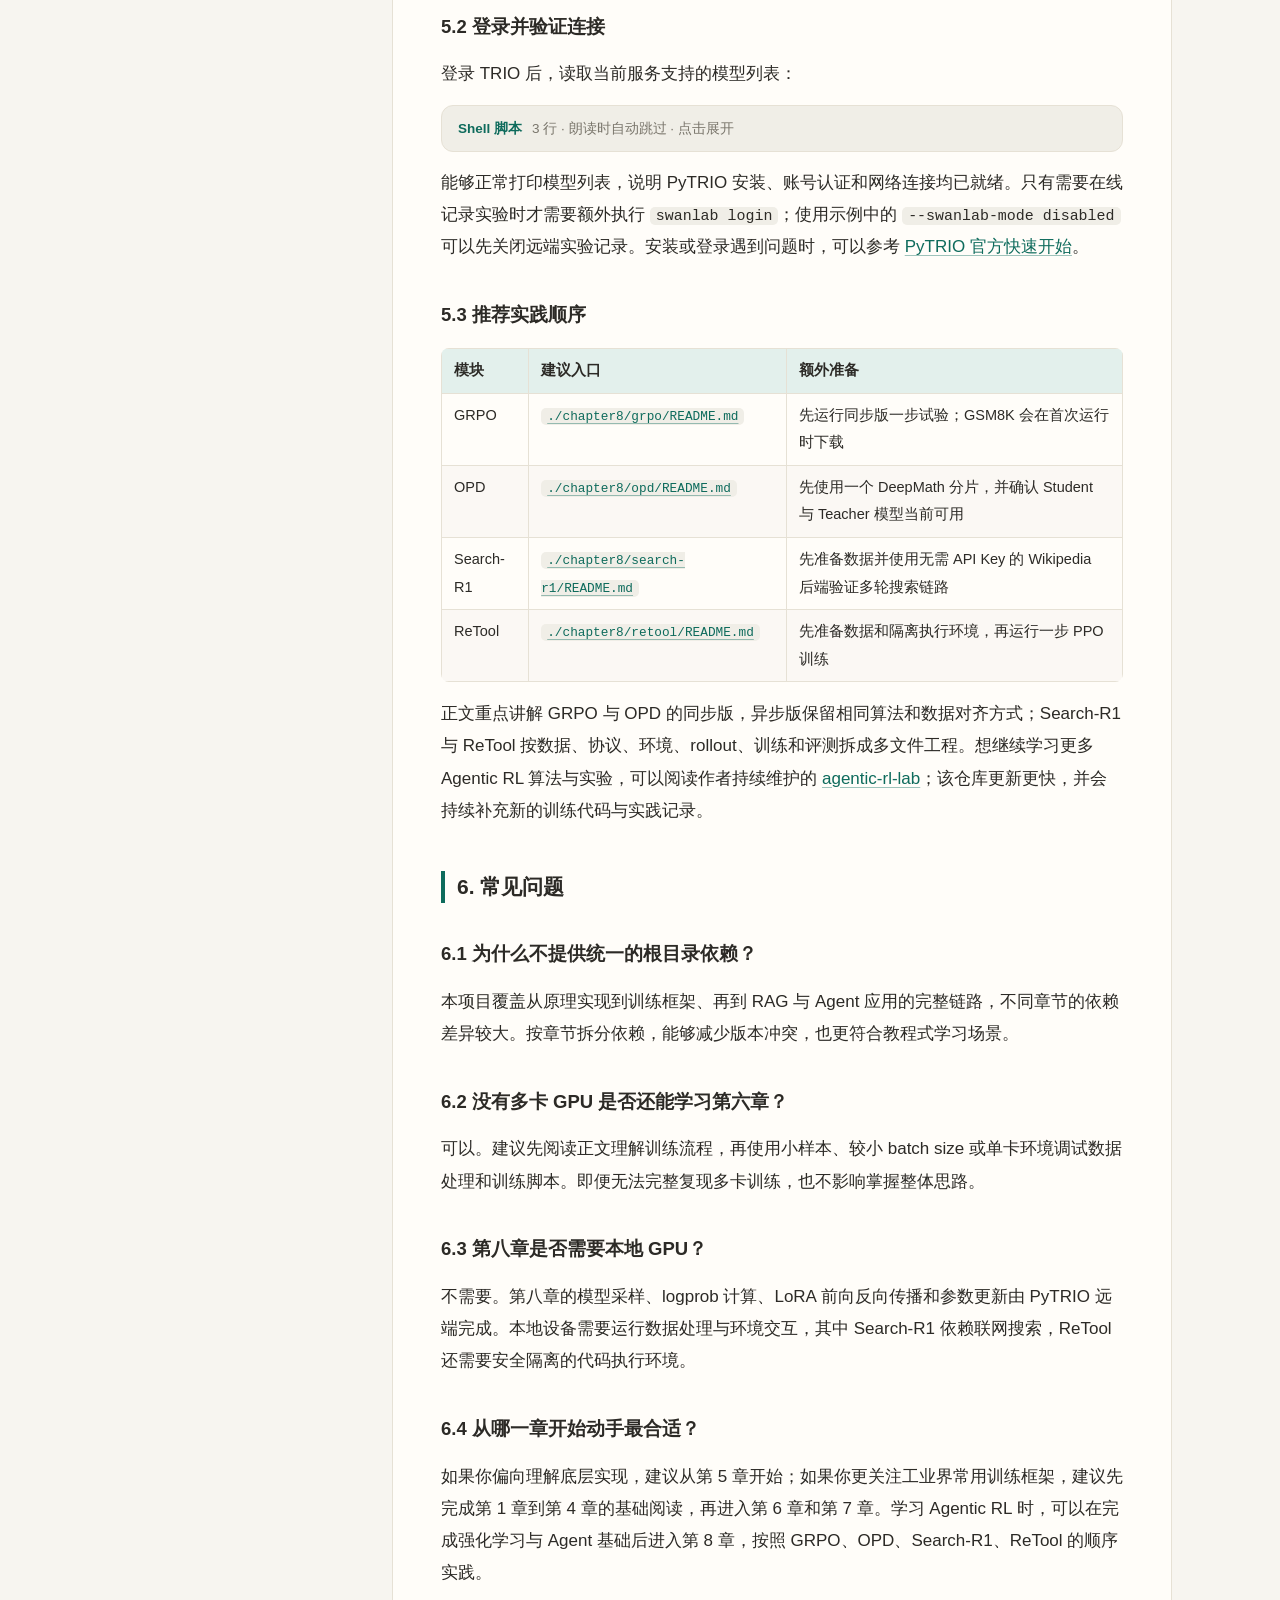
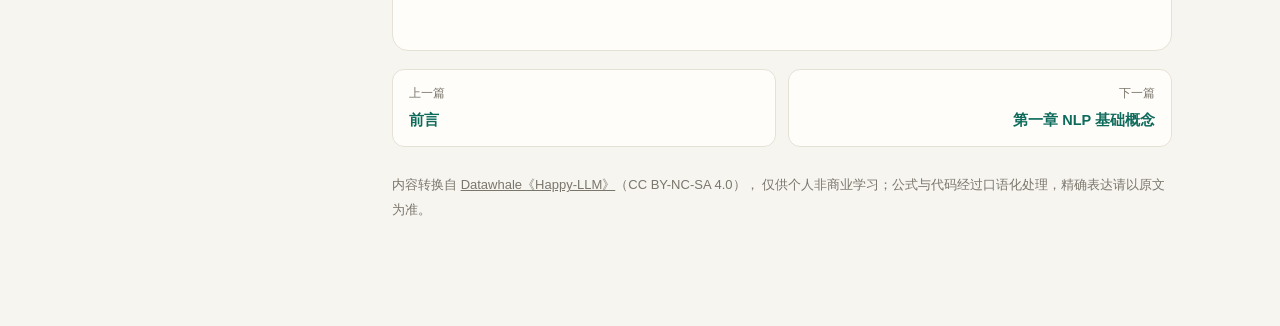
<file: setup.html>
<!DOCTYPE html>
<html lang="zh-CN">
<head>
<meta charset="utf-8">
<meta name="viewport" content="width=device-width, initial-scale=1">
<title>学习与环境准备 · Happy-LLM 语音版</title>
<meta name="description" content="学习与环境准备 Happy-LLM 以教程阅读为主、代码实践为辅。为了降低环境冲突，建议读者按照章节分别准备依赖，而不是在同一个环境中安装全部依赖。 第八章使用 PyTRIO 完成远端模型采样、前向反向传播和参数更新，本地程序负责数据处理、搜索环境、代码执行环境与训练调度。因此，第八章可以在可联网的">
<link rel="icon" href="data:image/svg+xml,<svg xmlns='http://www.w3.org/2000/svg' viewBox='0 0 100 100'><text y='.9em' font-size='90'>🎧</text></svg>">
<link rel="stylesheet" href="assets/style.css">
</head>
<body data-page="setup">
<div class="layout">
  <aside class="sidebar" id="sidebar">
    <a class="brand" href="index.html">
      <span class="brand-ico">🎧</span>
      <span class="brand-txt"><b>Happy-LLM</b><i>语音版 · TTS Friendly</i></span>
    </a>
    <nav class="nav">
<div class="nav-group">开始之前</div>
<a class="nav-link" href="preface.html">前言</a>
<a class="nav-link active" href="setup.html">学习与环境准备</a>
<div class="nav-group">正文</div>
<a class="nav-link" href="chapter1.html">第一章 NLP 基础概念</a>
<a class="nav-link" href="chapter2.html">第二章 Transformer 架构</a>
<a class="nav-link" href="chapter3.html">第三章 预训练语言模型</a>
<a class="nav-link" href="chapter4.html">第四章 大语言模型</a>
<a class="nav-link" href="chapter5.html">第五章 动手搭建大模型</a>
<a class="nav-link" href="chapter6.html">第六章 大模型训练流程实践</a>
<a class="nav-link" href="chapter7.html">第七章 大模型应用</a>
<a class="nav-link" href="chapter8.html">第八章 大模型强化学习</a>
<div class="nav-group">附录</div>
<a class="nav-link" href="chapter6-notes.html">第六章 实践说明</a>
<a class="nav-link" href="chapter6-alignment.html">第六章 偏好对齐（WIP）</a>
</nav>
    <div class="side-foot">
      <a href="https://github.com/datawhalechina/happy-llm" target="_blank" rel="noopener">原书仓库 ↗</a>
      <a href="https://github.com/nongsia/hello-llm-tts" target="_blank" rel="noopener">本项目 ↗</a>
    </div>
  </aside>

  <main class="main">
    <header class="topbar">
      <button class="icon-btn" id="menu-btn" aria-label="打开目录">☰</button>
      <div class="crumb">Happy-LLM · 学习与环境准备</div>
      <button class="icon-btn" id="theme-btn" aria-label="切换深浅色">◐</button>
    </header>

    <article class="article" id="article">
<h1 id="sec-1">学习与环境准备</h1><nav class="toc"><details><summary>本页目录（点击可跳转）</summary><ul><li class="lv2"><a href="#sec-2">1. 阅读与实践建议</a></li><li class="lv2"><a href="#sec-3">2. 分章环境说明</a></li><li class="lv2"><a href="#sec-4">3. 通用准备步骤</a></li><li class="lv2"><a href="#sec-5">4. 第六章快速开始</a></li><li class="lv2"><a href="#sec-6">5. 第八章快速开始</a></li><li class="lv3"><a href="#sec-7">5.1 创建独立环境</a></li><li class="lv3"><a href="#sec-8">5.2 登录并验证连接</a></li><li class="lv3"><a href="#sec-9">5.3 推荐实践顺序</a></li><li class="lv2"><a href="#sec-10">6. 常见问题</a></li><li class="lv3"><a href="#sec-11">6.1 为什么不提供统一的根目录依赖？</a></li><li class="lv3"><a href="#sec-12">6.2 没有多卡 GPU 是否还能学习第六章？</a></li><li class="lv3"><a href="#sec-13">6.3 第八章是否需要本地 GPU？</a></li><li class="lv3"><a href="#sec-14">6.4 从哪一章开始动手最合适？</a></li></ul></details></nav>
<p>Happy-LLM 以教程阅读为主、代码实践为辅。为了降低环境冲突，建议读者按照章节分别准备依赖，而不是在同一个环境中安装全部依赖。</p>
<p>第八章使用 PyTRIO 完成远端模型采样、前向反向传播和参数更新，本地程序负责数据处理、搜索环境、代码执行环境与训练调度。因此，第八章可以在可联网的 CPU 设备上学习和试跑，但需要 TRIO 账号、稳定的网络连接与可用额度。</p>
<h2 id="sec-2">1. 阅读与实践建议</h2>
<ul>
<li>第 1 章到第 4 章以原理学习为主，推荐先完整阅读正文，再选择性复现代码。</li>
<li>第 5 章到第 8 章以实践为主，建议结合章节正文、代码目录和对应依赖一起学习。</li>
<li>如果你的设备资源有限，建议优先复现第 5 章的手写实现，以及第 6 章中的数据处理与单卡调试流程。</li>
<li>学习第 8 章时，建议先运行 GRPO 与 OPD 的同步版，再进入 Search-R1 和 ReTool 的多文件 Agentic RL 工程。</li>
</ul>
<h2 id="sec-3">2. 分章环境说明</h2>
<div class="table-wrap" data-tts="表格，共7行4列。 表头：章节、主要内容、依赖文件、硬件建议。 第1行：章节为第二章 Transformer 架构，主要内容为Transformer 手写实现，依赖文件为./chapter2/code/requirements.txt，硬件建议为CPU 或单卡 GPU。 第2行：章节为第五章 动手搭建大模型，主要内容为手写 LLaMA2、Tokenizer、预训练与 SFT，依赖文件为./chapter5/code/requirements.txt，硬件建议为单卡 GPU，部分步骤可先在 CPU 调试。 第3行：章节为第六章 大模型训练流程实践，主要内容为Transformers、DeepSpeed、PEFT 训练实践，依赖文件为./chapter6/code/requirements.txt，硬件建议为建议多卡 GPU，最小可从小样本和单卡调试开始。 第4行：章节为第七章 大模型应用 - RAG，主要内容为检索增强生成，依赖文件为./chapter7/RAG/requirements.txt，硬件建议为CPU 可体验，向量检索建议预留更多内存。 第5行：章节为第七章 大模型应用 - Agent，主要内容为智能体与工具调用，依赖文件为./chapter7/Agent/requirements.txt，硬件建议为CPU 可体验，联网能力按具体工具配置。 第6行：章节为第八章 Agentic-RL，主要内容为GRPO、OPD、Search-R1、ReTool，依赖文件为./chapter8/requirements.txt，硬件建议为本地 CPU 与稳定网络即可；需要 TRIO 账号，ReTool 需隔离执行环境。" data-no-read><table>
<thead>
<tr>
<th>章节</th>
<th>主要内容</th>
<th>依赖文件</th>
<th>硬件建议</th>
</tr>
</thead>
<tbody>
<tr>
<td><a href="chapter2.html">第二章 Transformer 架构</a></td>
<td>Transformer 手写实现</td>
<td><code>./chapter2/code/requirements.txt</code></td>
<td>CPU 或单卡 GPU</td>
</tr>
<tr>
<td><a href="chapter5.html">第五章 动手搭建大模型</a></td>
<td>手写 LLaMA2、Tokenizer、预训练与 SFT</td>
<td><code>./chapter5/code/requirements.txt</code></td>
<td>单卡 GPU，部分步骤可先在 CPU 调试</td>
</tr>
<tr>
<td><a href="chapter6.html">第六章 大模型训练流程实践</a></td>
<td>Transformers、DeepSpeed、PEFT 训练实践</td>
<td><code>./chapter6/code/requirements.txt</code></td>
<td>建议多卡 GPU，最小可从小样本和单卡调试开始</td>
</tr>
<tr>
<td><a href="chapter7.html">第七章 大模型应用 - RAG</a></td>
<td>检索增强生成</td>
<td><code>./chapter7/RAG/requirements.txt</code></td>
<td>CPU 可体验，向量检索建议预留更多内存</td>
</tr>
<tr>
<td><a href="chapter7.html">第七章 大模型应用 - Agent</a></td>
<td>智能体与工具调用</td>
<td><code>./chapter7/Agent/requirements.txt</code></td>
<td>CPU 可体验，联网能力按具体工具配置</td>
</tr>
<tr>
<td><a href="chapter8.html">第八章 Agentic-RL</a></td>
<td>GRPO、OPD、Search-R1、ReTool</td>
<td><code>./chapter8/requirements.txt</code></td>
<td>本地 CPU 与稳定网络即可；需要 TRIO 账号，ReTool 需隔离执行环境</td>
</tr>
</tbody>
</table></div>
<h2 id="sec-4">3. 通用准备步骤</h2>
<p>第 2 章到第 7 章建议优先使用 Python 3.10 或 3.11；第 8 章配套代码使用 Python 3.13，并通过 <code>./chapter8/requirements.txt</code> 固定 PyTRIO 等依赖。请为不同章节创建独立虚拟环境。以第六章为例，可以按如下方式准备：</p>
<details class="codeblock" data-no-tts><summary><span class="lang">Shell 脚本</span><span class="meta">5 行 · 朗读时自动跳过 · 点击展开</span></summary><pre><code>python -m venv .venv
source .venv/bin/activate
pip install --upgrade pip
pip install -r ./docs/chapter6/code/requirements.txt</code></pre></details>
<p>如果你需要复现其他章节，请将最后一行中的依赖文件替换为该章节对应的 <code>requirements.txt</code>。</p>
<h2 id="sec-5">4. 第六章快速开始</h2>
<p>第六章正文聚焦 Pretrain、SFT 和高效微调三条主线，建议和 <a href="chapter6-notes.html"><code>./chapter6/readme.md</code></a> 一起阅读。代码目录位于 <code>./chapter6/code</code>。</p>
<p>推荐按以下顺序实践：</p>
<ol>
<li>先阅读 <a href="chapter6-notes.html"><code>./chapter6/readme.md</code></a>，明确模型、数据和脚本入口。</li>
<li>使用 <code>./chapter6/code/download_model.py</code> 下载基座模型。</li>
<li>使用 <code>./chapter6/code/download_dataset.py</code> 下载或准备训练数据。</li>
<li>先用小样本调试 <code>./chapter6/code/pretrain.py</code> 或 <code>./chapter6/code/finetune.py</code>。</li>
<li>最后再结合 <code>./chapter6/code/pretrain.sh</code> 与 <code>./chapter6/code/finetune.sh</code> 进行完整训练。</li>
</ol>
<p>需要注意的是，脚本中的 <code>autodl-tmp</code> 路径、显卡编号和 DeepSpeed 参数都是示例配置，正式运行前请根据本地环境自行调整。</p>
<h2 id="sec-6">5. 第八章快速开始</h2>
<p>第八章正文位于 <a href="chapter8.html"><code>./chapter8/第八章 大模型强化学习.md</code></a>，公共依赖位于 <code>./chapter8/requirements.txt</code>。以下命令均应从 Happy-LLM 仓库根目录执行。</p>
<blockquote>
<p><strong>费用提示：</strong> PyTRIO 会在远端执行模型采样与训练，并按照实际使用量产生费用。第一次运行请保留各示例 README 中的单步、小 batch 和短轨迹配置，确认完整链路后再扩大实验规模。</p>
<p><strong>安全提示：</strong> ReTool 会在本地执行模型生成的 Python 代码。配套 <code>sandbox.py</code> 只能限制部分资源，无法提供可信隔离。请使用一次性容器、低权限虚拟机或专用沙箱服务，并移除环境中的 API Key、SSH 配置和云服务凭证。</p>
</blockquote>
<h3 id="sec-7">5.1 创建独立环境</h3>
<p>推荐为第八章单独创建 Python 3.13 环境：</p>
<details class="codeblock" data-no-tts><summary><span class="lang">Shell 脚本</span><span class="meta">4 行 · 朗读时自动跳过 · 点击展开</span></summary><pre><code>uv venv --python 3.13
source .venv/bin/activate
uv pip install -r docs/chapter8/requirements.txt</code></pre></details>
<p>如果尚未安装 uv，可以先执行 <code>python -m pip install --upgrade uv</code>。Windows PowerShell 使用 <code>.\.venv\Scripts\Activate.ps1</code> 激活环境。安装完成后，可以确认本章锁定的 PyTRIO 版本：</p>
<details class="codeblock" data-no-tts><summary><span class="lang">Shell 脚本</span><span class="meta">2 行 · 朗读时自动跳过 · 点击展开</span></summary><pre><code>python -c &quot;from importlib.metadata import version; print(version(&#x27;pytrio&#x27;))&quot;</code></pre></details>
<h3 id="sec-8">5.2 登录并验证连接</h3>
<p>登录 TRIO 后，读取当前服务支持的模型列表：</p>
<details class="codeblock" data-no-tts><summary><span class="lang">Shell 脚本</span><span class="meta">3 行 · 朗读时自动跳过 · 点击展开</span></summary><pre><code>trio login
python -c &quot;import pytrio as trio; print(trio.ServiceClient().get_supported_models())&quot;</code></pre></details>
<p>能够正常打印模型列表，说明 PyTRIO 安装、账号认证和网络连接均已就绪。只有需要在线记录实验时才需要额外执行 <code>swanlab login</code>；使用示例中的 <code>--swanlab-mode disabled</code> 可以先关闭远端实验记录。安装或登录遇到问题时，可以参考 <a href="https://docs.pytrio.com/docs/quick-start">PyTRIO 官方快速开始</a>。</p>
<h3 id="sec-9">5.3 推荐实践顺序</h3>
<div class="table-wrap" data-tts="表格，共5行3列。 表头：模块、建议入口、额外准备。 第1行：模块为GRPO，建议入口为./chapter8/grpo/README.md，额外准备为先运行同步版一步试验；GSM8K 会在首次运行时下载。 第2行：模块为OPD，建议入口为./chapter8/opd/README.md，额外准备为先使用一个 DeepMath 分片，并确认 Student 与 Teacher 模型当前可用。 第3行：模块为Search-R1，建议入口为./chapter8/search-r1/README.md，额外准备为先准备数据并使用无需 API Key 的 Wikipedia 后端验证多轮搜索链路。 第4行：模块为ReTool，建议入口为./chapter8/retool/README.md，额外准备为先准备数据和隔离执行环境，再运行一步 PPO 训练。" data-no-read><table>
<thead>
<tr>
<th>模块</th>
<th>建议入口</th>
<th>额外准备</th>
</tr>
</thead>
<tbody>
<tr>
<td>GRPO</td>
<td><a href="index.html"><code>./chapter8/grpo/README.md</code></a></td>
<td>先运行同步版一步试验；GSM8K 会在首次运行时下载</td>
</tr>
<tr>
<td>OPD</td>
<td><a href="index.html"><code>./chapter8/opd/README.md</code></a></td>
<td>先使用一个 DeepMath 分片，并确认 Student 与 Teacher 模型当前可用</td>
</tr>
<tr>
<td>Search-R1</td>
<td><a href="index.html"><code>./chapter8/search-r1/README.md</code></a></td>
<td>先准备数据并使用无需 API Key 的 Wikipedia 后端验证多轮搜索链路</td>
</tr>
<tr>
<td>ReTool</td>
<td><a href="index.html"><code>./chapter8/retool/README.md</code></a></td>
<td>先准备数据和隔离执行环境，再运行一步 PPO 训练</td>
</tr>
</tbody>
</table></div>
<p>正文重点讲解 GRPO 与 OPD 的同步版，异步版保留相同算法和数据对齐方式；Search-R1 与 ReTool 按数据、协议、环境、rollout、训练和评测拆成多文件工程。想继续学习更多 Agentic RL 算法与实验，可以阅读作者持续维护的 <a href="https://github.com/KMnO4-zx/agentic-rl-lab">agentic-rl-lab</a>；该仓库更新更快，并会持续补充新的训练代码与实践记录。</p>
<h2 id="sec-10">6. 常见问题</h2>
<h3 id="sec-11">6.1 为什么不提供统一的根目录依赖？</h3>
<p>本项目覆盖从原理实现到训练框架、再到 RAG 与 Agent 应用的完整链路，不同章节的依赖差异较大。按章节拆分依赖，能够减少版本冲突，也更符合教程式学习场景。</p>
<h3 id="sec-12">6.2 没有多卡 GPU 是否还能学习第六章？</h3>
<p>可以。建议先阅读正文理解训练流程，再使用小样本、较小 batch size 或单卡环境调试数据处理和训练脚本。即便无法完整复现多卡训练，也不影响掌握整体思路。</p>
<h3 id="sec-13">6.3 第八章是否需要本地 GPU？</h3>
<p>不需要。第八章的模型采样、logprob 计算、LoRA 前向反向传播和参数更新由 PyTRIO 远端完成。本地设备需要运行数据处理与环境交互，其中 Search-R1 依赖联网搜索，ReTool 还需要安全隔离的代码执行环境。</p>
<h3 id="sec-14">6.4 从哪一章开始动手最合适？</h3>
<p>如果你偏向理解底层实现，建议从第 5 章开始；如果你更关注工业界常用训练框架，建议先完成第 1 章到第 4 章的基础阅读，再进入第 6 章和第 7 章。学习 Agentic RL 时，可以在完成强化学习与 Agent 基础后进入第 8 章，按照 GRPO、OPD、Search-R1、ReTool 的顺序实践。</p>
    </article>

    <nav class="pager"><a class="pager-link prev" href="preface.html"><span>上一篇</span><b>前言</b></a><a class="pager-link next" href="chapter1.html"><span>下一篇</span><b>第一章 NLP 基础概念</b></a></nav>

    <footer class="foot">
      <p>内容转换自 <a href="https://github.com/datawhalechina/happy-llm" target="_blank" rel="noopener">Datawhale《Happy-LLM》</a>（CC BY-NC-SA 4.0），
      仅供个人非商业学习；公式与代码经过口语化处理，精确表达请以原文为准。</p>
    </footer>
  </main>
</div>

<div class="readerbar" id="readerbar" role="region" aria-label="朗读控制">
  <button class="rb-btn" id="rb-prev" title="上一句（←）">⏮</button>
  <button class="rb-btn rb-play" id="rb-play" title="播放 / 暂停（空格）">▶</button>
  <button class="rb-btn" id="rb-next" title="下一句（→）">⏭</button>
  <button class="rb-btn" id="rb-restart" title="回到开头">↺</button>
  <div class="rb-progress">
    <div class="rb-bar"><i id="rb-fill"></i></div>
    <span class="rb-info" id="rb-info">点击 ▶ 开始朗读</span>
  </div>
  <label class="rb-field" title="语速">⚡
    <select id="rb-rate">
      <option value="0.6">0.6×</option>
      <option value="0.8">0.8×</option>
      <option value="1" selected>1.0×</option>
      <option value="1.2">1.2×</option>
      <option value="1.5">1.5×</option>
      <option value="1.8">1.8×</option>
      <option value="2.2">2.2×</option>
    </select>
  </label>
  <label class="rb-field" title="音色">🎙
    <select id="rb-voice"><option>加载音色…</option></select>
  </label>
  <label class="rb-auto" title="读完本页后自动打开下一章"><input type="checkbox" id="rb-auto">连播</label>
  <button class="rb-btn rb-close" id="rb-close" title="收起工具条">✕</button>
</div>
<button class="reader-chip" id="reader-chip" hidden>▶ 开始朗读</button>
<div class="toast" id="toast" hidden></div>
<div class="sidebar-mask" id="sidebar-mask" hidden></div>

<script src="assets/app.js"></script>
</body>
</html>
</file>
<file: assets/style.css>
/* Happy-LLM 语音版 · 样式 */
:root {
  --bg: #f7f5f0;
  --bg2: #fffdf9;
  --fg: #2c2a26;
  --muted: #7a766c;
  --line: #e6e1d5;
  --accent: #0e6b5c;
  --accent-soft: #e3f0ec;
  --hl: #ffe9a1;
  --code-bg: #f0eee7;
  --bar-bg: rgba(253, 251, 246, 0.96);
  --shadow: 0 10px 30px rgba(60, 50, 30, 0.12);
  --side-w: 284px;
}
html[data-theme="dark"] {
  --bg: #15171b;
  --bg2: #1c1f24;
  --fg: #d8d5cc;
  --muted: #94908a;
  --line: #2b2f36;
  --accent: #53b9a4;
  --accent-soft: #1d2b27;
  --hl: #4d4013;
  --code-bg: #22262d;
  --bar-bg: rgba(24, 26, 30, 0.96);
  --shadow: 0 10px 30px rgba(0, 0, 0, 0.5);
}
* { box-sizing: border-box; }
html { scroll-behavior: smooth; }
body {
  margin: 0;
  background: var(--bg);
  color: var(--fg);
  font-family: "Segoe UI", "PingFang SC", "Hiragino Sans GB", "Microsoft YaHei", "Noto Sans CJK SC", sans-serif;
  font-size: 17px;
  line-height: 1.9;
}

/* ---------- 布局 ---------- */
.layout { min-height: 100vh; }
.sidebar {
  position: fixed; inset: 0 auto 0 0; width: var(--side-w);
  background: var(--bg2); border-right: 1px solid var(--line);
  display: flex; flex-direction: column; gap: 6px;
  padding: 18px 14px; overflow-y: auto; z-index: 40;
}
.main { margin-left: var(--side-w); padding: 0 20px 90px; }

.brand { display: flex; align-items: center; gap: 10px; text-decoration: none; color: var(--fg); padding: 4px 8px 14px; border-bottom: 1px solid var(--line); margin-bottom: 8px; }
.brand-ico { font-size: 26px; }
.brand-txt b { display: block; font-size: 17px; }
.brand-txt i { font-style: normal; font-size: 12px; color: var(--muted); }

.nav-group { font-size: 12px; letter-spacing: 2px; color: var(--muted); margin: 14px 10px 4px; }
.nav-link {
  display: block; padding: 7px 12px; margin: 1px 0; border-radius: 9px;
  color: var(--fg); text-decoration: none; font-size: 14.5px;
}
.nav-link:hover { background: var(--accent-soft); }
.nav-link.active { background: var(--accent); color: #fff; font-weight: 600; }
html[data-theme="dark"] .nav-link.active { color: #10201c; }
.side-foot { margin-top: auto; padding: 14px 10px 4px; border-top: 1px solid var(--line); display: flex; flex-direction: column; gap: 6px; }
.side-foot a { font-size: 13px; color: var(--muted); text-decoration: none; }
.side-foot a:hover { color: var(--accent); }

.topbar {
  position: sticky; top: 0; z-index: 30;
  display: flex; align-items: center; gap: 12px;
  padding: 12px 6px; margin-bottom: 8px;
  background: color-mix(in srgb, var(--bg) 88%, transparent);
  backdrop-filter: blur(8px);
  border-bottom: 1px solid var(--line);
}
.crumb { flex: 1; font-size: 14px; color: var(--muted); overflow: hidden; text-overflow: ellipsis; white-space: nowrap; }
.icon-btn {
  border: 1px solid var(--line); background: var(--bg2); color: var(--fg);
  width: 36px; height: 36px; border-radius: 10px; font-size: 17px; cursor: pointer;
}
.icon-btn:hover { border-color: var(--accent); color: var(--accent); }
#menu-btn { display: none; }

/* ---------- 正文 ---------- */
.article {
  max-width: 780px; margin: 0 auto;
  background: var(--bg2); border: 1px solid var(--line); border-radius: 16px;
  padding: 40px 48px 46px;
}
.article h1 { font-size: 27px; line-height: 1.5; margin: 4px 0 6px; }
.article h2 { font-size: 21px; margin: 2.1em 0 0.7em; padding-left: 12px; border-left: 4px solid var(--accent); line-height: 1.5; }
.article h3 { font-size: 18.5px; margin: 1.8em 0 0.6em; }
.article h4 { font-size: 17px; margin: 1.5em 0 0.5em; }
.article p { margin: 0.85em 0; }
.article a { color: var(--accent); text-decoration: underline; text-decoration-color: color-mix(in srgb, var(--accent) 40%, transparent); text-underline-offset: 3px; }
.article ul, .article ol { padding-left: 1.6em; }
.article li { margin: 0.35em 0; }
.article hr { border: 0; border-top: 1px dashed var(--line); margin: 2em 0; }
.article blockquote {
  margin: 1em 0; padding: 8px 18px; border-left: 4px solid var(--accent);
  background: var(--accent-soft); border-radius: 0 10px 10px 0; color: var(--muted);
}
.article code {
  font-family: "Cascadia Code", Consolas, "JetBrains Mono", monospace;
  background: var(--code-bg); border-radius: 5px; padding: 1px 6px; font-size: 0.88em;
}

/* 逐句朗读 span */
.article .s { border-radius: 4px; cursor: pointer; }
.article .s:hover { background: color-mix(in srgb, var(--hl) 40%, transparent); }
.article .s.reading, .article .s-virtual.reading {
  background: var(--hl); box-shadow: 0 0 0 3px var(--hl);
}
html[data-theme="dark"] .article .s.reading, html[data-theme="dark"] .article .s-virtual.reading { color: #f4efe2; }
.article [data-tts] { cursor: pointer; border-radius: 8px; }
.article .table-wrap:hover, .article .f-display:hover {
  outline: 2px dashed color-mix(in srgb, var(--accent) 55%, transparent);
  outline-offset: 3px;
}

/* 目录 */
.toc { margin: 10px 0 4px; }
.toc details { border: 1px solid var(--line); border-radius: 10px; padding: 8px 16px; background: var(--bg); }
.toc summary { cursor: pointer; color: var(--muted); font-size: 14px; }
.toc ul { list-style: none; margin: 8px 0 4px; padding: 0; }
.toc li.lv3 { padding-left: 1.4em; }
.toc a { text-decoration: none; font-size: 14.5px; color: var(--fg); }
.toc a:hover { color: var(--accent); }

/* 公式 */
.formula { display: inline-block; margin: 0 2px; }
.formula code { background: color-mix(in srgb, var(--accent-soft) 70%, transparent); color: var(--fg); padding: 1px 7px; border-radius: 6px; white-space: normal; word-break: break-all; }
.f-display { display: block; margin: 14px auto; text-align: center; }
.f-display code { font-size: 1.02em; padding: 10px 22px; display: inline-block; border: 1px dashed color-mix(in srgb, var(--accent) 45%, transparent); border-radius: 10px; }

/* 代码块 */
.codeblock { margin: 14px 0; border: 1px solid var(--line); border-radius: 12px; background: var(--code-bg); }
.codeblock summary {
  cursor: pointer; padding: 10px 16px; user-select: none;
  display: flex; align-items: center; gap: 10px; font-size: 13.5px; color: var(--muted);
}
.codeblock summary .lang { font-weight: 700; color: var(--accent); }
.codeblock[open] summary { border-bottom: 1px solid var(--line); }
.codeblock pre { margin: 0; padding: 16px; overflow-x: auto; }
.codeblock code { background: transparent; padding: 0; font-size: 13.5px; line-height: 1.65; }

/* 图片 */
.figure { margin: 20px auto; text-align: center; }
.figure img { max-width: 100%; height: auto; border-radius: 10px; border: 1px solid var(--line); background: #fff; }
.figure figcaption { font-size: 14px; color: var(--muted); margin-top: 8px; }
.figure-missing { color: var(--muted); font-size: 14px; border: 1px dashed var(--line); border-radius: 10px; padding: 10px; }

/* 表格 */
.table-wrap { overflow-x: auto; margin: 16px 0; }
.article table { border-collapse: collapse; width: 100%; font-size: 14.5px; }
.article th, .article td { border: 1px solid var(--line); padding: 8px 12px; text-align: left; vertical-align: top; }
.article th { background: var(--accent-soft); white-space: nowrap; }
.article tr:nth-child(even) td { background: color-mix(in srgb, var(--bg) 55%, transparent); }

/* 翻页 */
.pager { max-width: 780px; margin: 18px auto 0; display: flex; gap: 12px; }
.pager-link {
  flex: 1; display: flex; flex-direction: column; gap: 2px; text-decoration: none;
  border: 1px solid var(--line); background: var(--bg2); border-radius: 12px; padding: 12px 16px;
}
.pager-link span { font-size: 12px; color: var(--muted); }
.pager-link b { color: var(--accent); font-size: 14.5px; }
.pager-link:hover { border-color: var(--accent); }
.pager-link.next { text-align: right; margin-left: auto; }

.foot { max-width: 780px; margin: 26px auto 0; color: var(--muted); font-size: 13px; }
.foot a { color: var(--muted); }

/* ---------- 朗读工具条 ---------- */
.readerbar {
  position: fixed; left: 50%; bottom: 16px; transform: translateX(-50%);
  width: min(960px, calc(100vw - 24px));
  display: flex; align-items: center; gap: 8px; flex-wrap: wrap; justify-content: center;
  background: var(--bar-bg); backdrop-filter: blur(10px);
  border: 1px solid var(--line); border-radius: 16px; box-shadow: var(--shadow);
  padding: 8px 12px; z-index: 60;
}
.rb-btn {
  border: 1px solid var(--line); background: var(--bg2); color: var(--fg);
  min-width: 38px; height: 38px; border-radius: 10px; font-size: 15px; cursor: pointer;
}
.rb-btn:hover { border-color: var(--accent); color: var(--accent); }
.rb-play { background: var(--accent); color: #fff; border-color: var(--accent); font-size: 17px; min-width: 46px; }
html[data-theme="dark"] .rb-play { color: #10201c; }
.rb-play:hover { color: #fff; }
html[data-theme="dark"] .rb-play:hover { color: #10201c; }
.rb-progress { display: flex; flex-direction: column; gap: 3px; min-width: 150px; flex: 1; max-width: 260px; }
.rb-bar { height: 5px; border-radius: 4px; background: var(--line); overflow: hidden; }
.rb-bar i { display: block; height: 100%; width: 0; background: var(--accent); transition: width .3s; }
.rb-info { font-size: 11.5px; color: var(--muted); white-space: nowrap; overflow: hidden; text-overflow: ellipsis; }
.rb-field { display: flex; align-items: center; gap: 4px; font-size: 14px; color: var(--muted); }
.rb-field select {
  border: 1px solid var(--line); background: var(--bg2); color: var(--fg);
  border-radius: 8px; height: 34px; max-width: 150px; font-size: 13px;
}
.rb-auto { display: flex; align-items: center; gap: 5px; font-size: 13px; color: var(--muted); cursor: pointer; white-space: nowrap; }
.rb-close { border: 0; background: transparent; color: var(--muted); }
.reader-chip {
  position: fixed; right: 18px; bottom: 18px; z-index: 60;
  border: 0; background: var(--accent); color: #fff; font-size: 15px;
  padding: 12px 20px; border-radius: 999px; box-shadow: var(--shadow); cursor: pointer;
}
html[data-theme="dark"] .reader-chip { color: #10201c; }
.toast {
  position: fixed; left: 50%; bottom: 84px; transform: translateX(-50%);
  background: var(--fg); color: var(--bg2); font-size: 13.5px;
  padding: 8px 18px; border-radius: 999px; z-index: 70; opacity: .95;
}

/* ---------- 首页 ---------- */
.article.home { padding: 36px 44px; }
.hero h1 { margin-top: 0; }
.lead { font-size: 16.5px; color: var(--fg); }
.hero-stats {
  display: inline-block; background: var(--accent-soft); color: var(--accent);
  border-radius: 999px; padding: 6px 18px; font-size: 14.5px; font-weight: 600; margin: 6px 0 14px;
}
.howto { color: var(--muted); font-size: 14.5px; }
.howto li { margin: 4px 0; }
.cards { display: grid; grid-template-columns: repeat(auto-fill, minmax(230px, 1fr)); gap: 12px; margin-top: 26px; }
.card {
  display: flex; flex-direction: column; gap: 6px; text-decoration: none;
  border: 1px solid var(--line); border-radius: 14px; padding: 16px; background: var(--bg2);
  transition: transform .15s, border-color .15s;
}
.card:hover { transform: translateY(-2px); border-color: var(--accent); }
.card-group { font-size: 11.5px; letter-spacing: 1px; color: var(--muted); }
.card-title { font-size: 15.5px; color: var(--fg); line-height: 1.5; }
.card-desc {
  font-size: 12.5px; color: var(--muted); line-height: 1.6;
  display: -webkit-box; -webkit-line-clamp: 2; -webkit-box-orient: vertical; overflow: hidden;
}
.card-time { font-size: 12.5px; color: var(--accent); font-weight: 600; }
.notes { margin-top: 30px; }
.notes h2 { font-size: 19px; }
.notes ul { color: var(--muted); font-size: 14.5px; }
.license-note { color: var(--muted); font-size: 13px; }

/* 遮罩 & 响应式 */
.sidebar-mask { position: fixed; inset: 0; background: rgba(0,0,0,.4); z-index: 35; }
@media (max-width: 960px) {
  .sidebar { transform: translateX(-100%); transition: transform .25s; }
  body.sidebar-open .sidebar { transform: none; }
  .main { margin-left: 0; }
  #menu-btn { display: block; }
  .article { padding: 24px 20px 34px; border-radius: 12px; }
  .article.home { padding: 24px 20px; }
  .rb-field select { max-width: 104px; }
  .rb-auto { display: none; }
}
</file>
